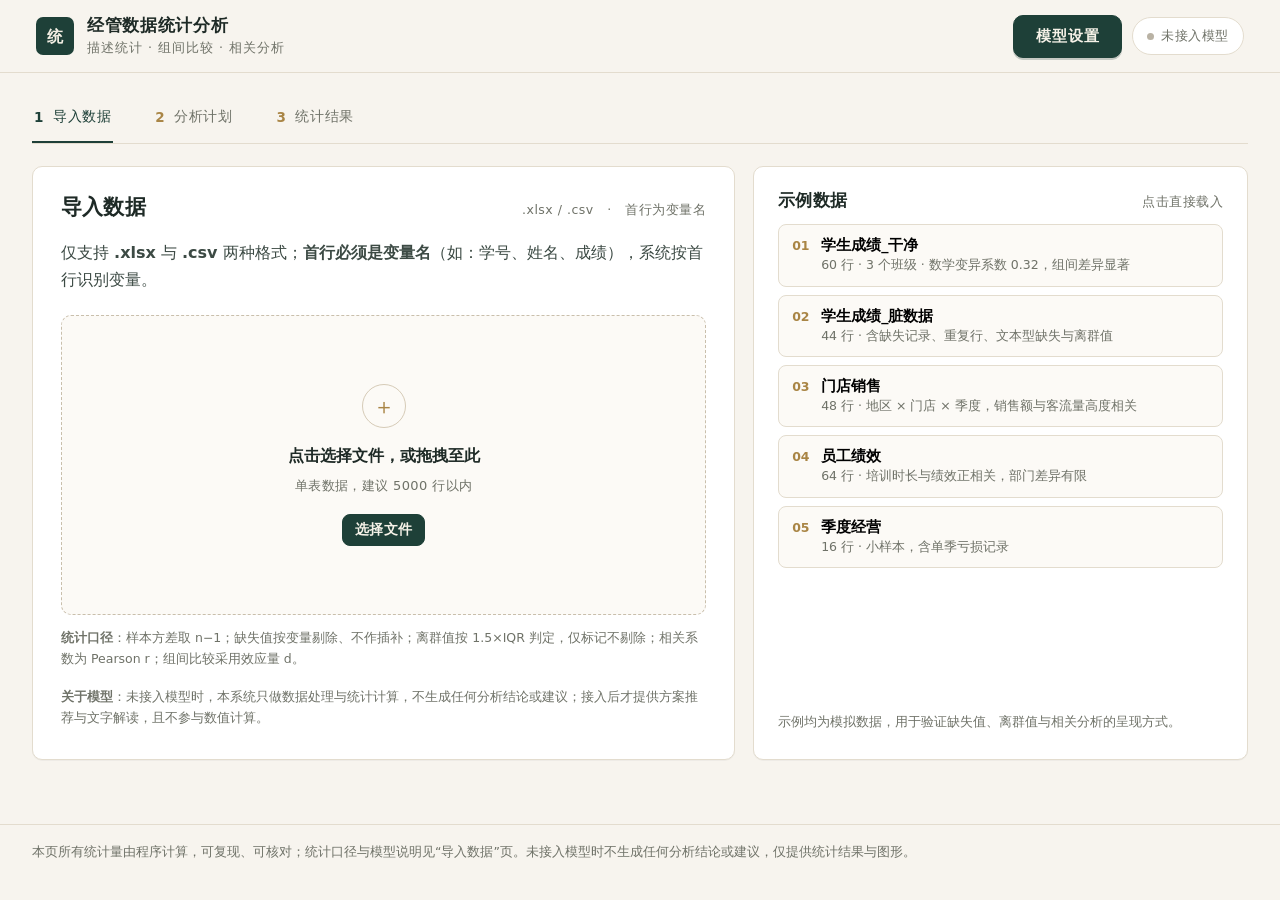
<file: index.html>
<!DOCTYPE html>
<html lang="zh-CN">
<head>
<meta charset="utf-8" />
<meta name="viewport" content="width=device-width, initial-scale=1" />
<title>经管数据统计分析</title>
<style>
/* =========================================================
   经管数据统计分析 · v4
   配色沿用第三版：暖纸 + 墨绿 + 黄铜（不再调整）
   v4 版式调整：加大字号、减少留白、双栏铺满
   ========================================================= */
:root{
  --paper:#F7F4EE;
  --surface:#FFFFFF;
  --ink:#1E2A26;
  --ink-2:#3C4A44;
  --muted:#6F7268;
  --pine:#1E4038;
  --pine-d:#152F29;
  --pine-l:#EBF0EC;
  --brass:#A98545;
  --brass-d:#8C6B34;
  --brass-l:#F2E9D8;
  --clay:#A34A3C;
  --clay-l:#F7E9E6;
  --sage:#6E817A;
  --line:#E3DCCE;
  --line-2:#F0EBE1;
  --radius:10px;
  --shadow:0 1px 0 rgba(30,42,38,.04);
  --chart-1:#2A564A;
  --chart-2:#A98545;
  --chart-3:#A34A3C;
  --chart-4:#7C8F86;
  --sans:"Source Han Sans SC","PingFang SC","Microsoft YaHei",system-ui,-apple-system,"Segoe UI",sans-serif;
  --mono:Consolas,"SF Mono",ui-monospace,monospace;
}
*{box-sizing:border-box}
html,body{margin:0;padding:0}
body{
  background:var(--paper); color:var(--ink); font:16px/1.7 var(--sans);
  -webkit-font-smoothing:antialiased;
}
h1,h2,h3,h4{margin:0;line-height:1.35;font-weight:600;letter-spacing:.01em}
p{margin:.35em 0}
b{font-weight:600}
button{font-family:inherit}
table{font-variant-numeric:tabular-nums}

/* ---------- 顶栏 ---------- */
.topbar{
  position:sticky; top:0; z-index:20; display:flex; align-items:center; gap:18px;
  padding:14px 36px; background:rgba(247,244,238,.96); border-bottom:1px solid var(--line);
  backdrop-filter:blur(6px);
}
.brand{display:flex; align-items:center; gap:13px}
.mark{
  width:38px;height:38px;border-radius:7px;display:grid;place-items:center;
  background:var(--pine); color:#F3EEE3; font-size:16px; font-weight:600; letter-spacing:.06em;
}
.brand-text h1{font-size:17px;letter-spacing:.04em}
.brand-text p{margin:0;font-size:12.5px;color:var(--muted);letter-spacing:.08em}
.top-actions{margin-left:auto;display:flex;align-items:center;gap:10px}
.status{
  font-size:12.5px;letter-spacing:.04em;color:var(--muted);
  border:1px solid var(--line);border-radius:999px;padding:5px 12px;background:var(--surface);
}
.status.on{color:var(--pine);border-color:#C9D8CF;background:var(--pine-l)}

/* ---------- 布局 ---------- */
main{max-width:1280px;margin:0 auto;padding:22px 32px 64px}
.steps{display:flex;gap:0;list-style:none;padding:0;margin:0 0 22px;border-bottom:1px solid var(--line)}
.steps li{
  display:flex;align-items:center;gap:9px;padding:10px 2px 12px;margin-right:40px;
  font-size:14px;color:var(--muted);letter-spacing:.04em;border-bottom:2px solid transparent;
}
.steps li b{font-weight:600;color:var(--brass);font-size:13.5px}
.steps li.active{color:var(--pine);border-bottom-color:var(--pine)}
.steps li.active b{color:var(--pine)}
.steps li.done b{color:var(--sage)}

.card{
  background:var(--surface);border:1px solid var(--line);border-radius:var(--radius);
  padding:22px 24px;margin-bottom:18px;box-shadow:var(--shadow);
}
.card-head{display:flex;align-items:baseline;justify-content:space-between;gap:12px;margin-bottom:12px}
.card-head h2{font-size:21px}
.card-head h3{font-size:17px}
.hint{font-size:12.5px;color:var(--muted);letter-spacing:.04em}
.muted{color:var(--muted)}
.fineprint{font-size:12.5px;line-height:1.7;color:var(--muted);margin-top:12px}
.lead{color:var(--ink-2);max-width:820px;font-size:16px}

/* ---------- 导入：双栏铺满 ---------- */
.import-grid{display:grid;grid-template-columns:1.35fr .95fr;gap:18px;align-items:stretch}
.drop-card{display:flex;flex-direction:column;margin-bottom:0;padding:26px 28px}
.sample-card{margin-bottom:0;display:flex;flex-direction:column}
.dropzone{
  flex:1;min-height:300px;border:1px dashed #C9BFAC;border-radius:10px;background:#FCFAF6;
  display:flex;flex-direction:column;align-items:center;justify-content:center;gap:6px;
  text-align:center;cursor:pointer;transition:.15s;margin-top:16px;
}
.dropzone:hover,.dropzone.hover{border-color:var(--pine);background:var(--pine-l)}
.dz-icon{width:44px;height:44px;border-radius:50%;border:1px solid #D6CBB7;display:grid;place-items:center;color:var(--brass);font-size:22px}
.dz-title{margin:8px 0 0;font-size:16px;font-weight:600}
.dz-sub{margin:0 0 10px;font-size:13px;color:var(--muted);letter-spacing:.03em}

.sample-list{display:flex;flex-direction:column;gap:8px;flex:1}
.sample{
  display:flex;align-items:flex-start;gap:11px;text-align:left;cursor:pointer;
  background:#FCFAF6;border:1px solid var(--line);border-radius:8px;padding:11px 13px;transition:.15s;
}
.sample:hover{border-color:var(--pine);background:var(--pine-l)}
.sample .no{font-size:12.5px;color:var(--brass);font-weight:600;min-width:18px;padding-top:2px}
.sample .nm{font-size:14.5px;font-weight:600}
.sample .ds{font-size:12.5px;color:var(--muted);line-height:1.55}

/* ---------- 按钮 / 控件 ---------- */
.btn{
  border:1px solid var(--pine);background:var(--pine);color:#F6F2E8;
  padding:9px 18px;border-radius:8px;font-size:14.5px;font-weight:600;cursor:pointer;transition:.15s;letter-spacing:.03em;
}
.btn:hover{background:var(--pine-d);border-color:var(--pine-d)}
.btn:disabled{opacity:.5;cursor:not-allowed}
.btn.ghost{background:var(--surface);color:var(--pine);border-color:#CBDBD2}
.btn.ghost:hover{background:var(--pine-l)}
.btn.small{padding:6px 12px;font-size:13.5px}
.btn.primary{padding:10px 22px}
.link-btn{border:0;background:none;color:var(--sage);font-size:13.5px;cursor:pointer;text-decoration:underline;text-underline-offset:3px;padding:4px 2px}
.link-btn:hover{color:var(--pine)}
.actions{display:flex;gap:9px;flex-wrap:wrap;align-items:center;margin:10px 0}
.actions.right{justify-content:flex-end}
.footer-actions{display:flex;justify-content:space-between;gap:10px;margin-top:6px}

.panel-head{display:flex;justify-content:space-between;align-items:flex-start;gap:12px;margin-bottom:16px}
.panel-head h2{font-size:22px}
.panel-head .muted{font-size:13px;margin-top:4px}

/* ---------- 计划 ---------- */
.plan-grid{display:grid;grid-template-columns:1fr 1fr;gap:18px}
.field-block{margin-bottom:14px}
.field-label{font-size:13.5px;color:var(--ink-2);margin-bottom:7px}
.field-label span{color:var(--muted);font-size:12.5px;margin-left:6px}
.var-chips{display:flex;flex-wrap:wrap;gap:8px}
.var-chip{
  display:inline-flex;align-items:center;gap:7px;border:1px solid var(--line);border-radius:8px;
  padding:7px 12px;font-size:14px;background:#FCFAF6;cursor:pointer;user-select:none;
}
.var-chip.on{border-color:var(--pine);background:var(--pine-l);color:var(--pine)}
.var-chip input{accent-color:var(--pine);width:15px;height:15px}
.field-row{display:grid;grid-template-columns:1fr 1fr 1fr;gap:12px}
.field{display:block}
.field span{display:block;font-size:12.5px;color:var(--ink-2);margin-bottom:5px}
.field select,.field input{
  width:100%;padding:8px 10px;border:1px solid var(--line);border-radius:7px;font-size:14px;
  background:#FCFAF6;color:var(--ink);font-family:inherit;
}
.field select:focus,.field input:focus{outline:2px solid #D8E2DB;border-color:var(--pine)}
.check-row{display:flex;align-items:center;gap:8px;font-size:14px;color:var(--ink-2);margin-top:4px}
.check-row input{accent-color:var(--pine);width:15px;height:15px}

.prompt{
  white-space:pre-wrap;max-height:220px;overflow:auto;background:#FCFAF6;border:1px solid var(--line);
  border-radius:8px;padding:11px;font:12px/1.65 var(--mono);color:var(--ink-2);margin:9px 0;
}
textarea{
  width:100%;border:1px solid var(--line);border-radius:8px;padding:10px;font:13px/1.6 var(--mono);
  color:var(--ink-2);background:#FCFAF6;resize:vertical;
}
textarea:focus{outline:2px solid #D8E2DB;border-color:var(--pine)}
.chips{display:flex;flex-wrap:wrap;gap:8px}
.chip{border:1px solid var(--line);border-radius:6px;padding:7px 11px;font-size:13px;background:#FCFAF6;flex:1 1 45%}
.chip b{display:block;font-size:11.5px;letter-spacing:.1em;color:var(--muted);font-weight:600;margin-bottom:2px}
.chip span{color:var(--ink-2)}

/* ---------- 表格 ---------- */
.table-wrap{overflow:auto;border:1px solid var(--line);border-radius:8px;margin:8px 0}
table{border-collapse:collapse;width:100%;font-size:13.5px;background:var(--surface)}
th,td{padding:9px 12px;text-align:left;border-bottom:1px solid var(--line-2);white-space:nowrap}
th{background:#FAF6EE;color:var(--pine);font-weight:600;letter-spacing:.03em;font-size:13px}
td.num{text-align:right}
tbody tr:last-child td{border-bottom:0}
tbody tr:hover td{background:#FCFAF6}

/* ---------- 结果 ---------- */
.charts{display:grid;grid-template-columns:1fr 1fr;gap:18px;margin-bottom:18px;align-items:start}
.chart-card{background:var(--surface);border:1px solid var(--line);border-radius:var(--radius);padding:18px 20px;box-shadow:var(--shadow)}
.chart-title{font-size:14.5px;font-weight:600;color:var(--ink)}
.chart-sub{font-size:12.5px;color:var(--muted);margin:3px 0 10px}
svg.chart{width:100%;height:auto;display:block}
.axis{stroke:#E3DCCE;stroke-width:1}
.tick{fill:#8B8878;font-size:11px}
.lbl{fill:#3C4A44;font-size:12px}

.result-grid{display:grid;grid-template-columns:1.15fr .85fr;gap:18px}
.ai-out{white-space:pre-wrap;font-size:14.5px;line-height:1.85;background:#FCFAF6;border:1px solid var(--line);border-radius:8px;padding:14px;margin-top:10px}
.ai-out:empty{display:none}

/* ---------- 弹窗 ---------- */
.modal{position:fixed;inset:0;background:rgba(24,32,28,.42);display:flex;align-items:center;justify-content:center;z-index:50;padding:16px}
.modal[hidden]{display:none}
.modal-box{background:var(--surface);border-radius:12px;padding:24px 26px;width:min(560px,94vw);border:1px solid var(--line)}
.modal-box .field{margin:10px 0}

.foot{max-width:1280px;margin:0 auto;padding:16px 32px 32px;color:var(--muted);font-size:12.5px;line-height:1.75;border-top:1px solid var(--line)}

.toast{
  position:fixed;left:50%;bottom:26px;transform:translateX(-50%) translateY(8px);
  background:var(--pine-d);color:#F6F2E8;padding:10px 18px;border-radius:8px;font-size:13.5px;
  opacity:0;pointer-events:none;transition:.2s;z-index:99;max-width:80vw;
}
.toast.show{opacity:1;transform:translateX(-50%)}

@media (max-width:1000px){
  .import-grid,.plan-grid,.result-grid,.charts{grid-template-columns:1fr}
  .field-row{grid-template-columns:1fr}
  main{padding:16px 16px 40px}
  .topbar{padding:12px 18px;flex-wrap:wrap}
  .steps li{margin-right:20px}
}

@media print{
  .topbar,.steps,.footer-actions,.actions,.foot{display:none!important}
  body{background:#fff}
  .card,.chart-card{border:0;padding:0;margin:0 0 14px}
  .charts{grid-template-columns:1fr 1fr}
}


/* ================= v5 增补：模型入口强化 / 表头对齐 / 提示条 ================= */
.top-actions .btn.primary{
  font-size:15px;padding:11px 22px;border-radius:10px;letter-spacing:.05em;
  box-shadow:0 2px 0 rgba(21,47,41,.22);
}
.status{display:inline-flex;align-items:center;gap:7px;font-size:13px;padding:7px 14px}
.status::before{content:"";width:7px;height:7px;border-radius:50%;background:#B9B2A4;display:block}
.status.on::before{background:#3E7C62}
.badge{font-size:12px;padding:3px 10px;border-radius:999px;border:1px solid var(--line);color:var(--muted);background:#FCFAF6;white-space:nowrap}
.badge.on{color:var(--pine);border-color:#C9D8CF;background:var(--pine-l)}
.notice{
  border-left:3px solid var(--brass);background:var(--brass-l);color:#6B5527;
  font-size:13.5px;line-height:1.7;padding:10px 14px;border-radius:0 8px 8px 0;margin:2px 0 8px;
}
th.num{text-align:right}
th,td{vertical-align:middle}
.ai-card .actions{margin-top:6px}


/* v5：hidden 属性优先，避免被 display:flex 覆盖 */
[hidden]{display:none!important}


/* ================= v6：模式切换 / 单变量选择 / 接入向导 ================= */
.mode-switch{display:inline-flex;border:1px solid var(--line);border-radius:8px;overflow:hidden;margin:2px 0 8px;background:#FCFAF6}
.mode-switch button{
  border:0;background:transparent;padding:7px 16px;font-size:13.5px;color:var(--muted);
  cursor:pointer;font-family:inherit;letter-spacing:.03em;
}
.mode-switch button + button{border-left:1px solid var(--line)}
.mode-switch button.on{background:var(--pine);color:#F6F2E8;font-weight:600}
.mode-hint{font-size:12.5px;color:var(--muted);margin:0 0 12px}
.wide-select{
  width:100%;padding:9px 10px;border:1px solid var(--line);border-radius:7px;font-size:14.5px;
  background:#FCFAF6;color:var(--ink);font-family:inherit;
}
.wide-select:focus{outline:2px solid #D8E2DB;border-color:var(--pine)}
.guide{margin:6px 0 4px;border-top:1px dashed var(--line);padding-top:8px}
.guide summary{cursor:pointer;font-size:13px;color:var(--pine);font-weight:600;padding:3px 0}
.guide ol{margin:6px 0 4px;padding-left:20px;font-size:13px;line-height:1.85;color:var(--ink-2)}
.guide code{font-family:Consolas,monospace;font-size:12.5px;background:var(--brass-l);padding:1px 5px;border-radius:4px;color:#6B5527}

</style>
</head>
<body>
<header class="topbar">
  <div class="brand">
    <span class="mark">统</span>
    <div class="brand-text">
      <h1>经管数据统计分析</h1>
      <p>描述统计 · 组间比较 · 相关分析</p>
    </div>
  </div>
  <div class="top-actions">
    <button class="btn primary" id="settingsBtn">模型设置</button>
    <span class="status" id="modelStatus">未接入模型</span>
  </div>
</header>

<main>
  <ol class="steps">
    <li class="active" data-step="1"><b>1</b><span>导入数据</span></li>
    <li data-step="2"><b>2</b><span>分析计划</span></li>
    <li data-step="3"><b>3</b><span>统计结果</span></li>
  </ol>

  <!-- ============ 1 导入 ============ -->
  <section class="panel" data-panel="1">
    <div class="import-grid">
      <div class="card drop-card">
        <div class="card-head">
          <h2>导入数据</h2>
          <span class="hint">.xlsx / .csv　·　首行为变量名</span>
        </div>
        <p class="lead">仅支持 <b>.xlsx</b> 与 <b>.csv</b> 两种格式；<b>首行必须是变量名</b>（如：学号、姓名、成绩），系统按首行识别变量。</p>

        <div class="dropzone" id="dropzone">
          <input type="file" id="fileInput" accept=".xlsx,.csv" hidden />
          <div class="dz-icon">＋</div>
          <p class="dz-title">点击选择文件，或拖拽至此</p>
          <p class="dz-sub">单表数据，建议 5000 行以内</p>
          <button class="btn small" id="pickBtn" type="button">选择文件</button>
        </div>

        <p class="fineprint"><b>统计口径</b>：样本方差取 n−1；缺失值按变量剔除、不作插补；离群值按 1.5×IQR 判定，仅标记不剔除；相关系数为 Pearson r；组间比较采用效应量 d。</p>
        <p class="fineprint"><b>关于模型</b>：未接入模型时，本系统只做数据处理与统计计算，不生成任何分析结论或建议；接入后才提供方案推荐与文字解读，且不参与数值计算。</p>
      </div>

      <div class="card sample-card">
        <div class="card-head">
          <h3>示例数据</h3>
          <span class="hint">点击直接载入</span>
        </div>
        <div id="sampleList" class="sample-list"></div>
        <p class="fineprint">示例均为模拟数据，用于验证缺失值、离群值与相关分析的呈现方式。</p>
      </div>
    </div>
  </section>

  <!-- ============ 2 计划 ============ -->
  <section class="panel" data-panel="2" hidden>
    <div class="panel-head">
      <div>
        <h2>分析计划</h2>
        <p class="muted" id="fileMeta">—</p>
      </div>
    </div>

    <!-- 第一行：变量清单 | 分析设置 -->
    <div class="plan-grid">
      <div class="card">
        <div class="card-head">
          <h3>变量清单</h3>
          <span class="hint">由程序识别</span>
        </div>
        <div class="table-wrap"><table id="profileTable"></table></div>
        <p class="fineprint" id="cleanNote"></p>
      </div>

      <div class="card">
        <div class="card-head">
          <h3>分析设置</h3>
          <span class="hint">自行选择参与分析的变量</span>
        </div>

        <div class="mode-switch" id="modeSwitch">
          <button type="button" data-mode="pro" class="on">专业模式</button>
          <button type="button" data-mode="simple">简单模式</button>
        </div>
        <p class="mode-hint" id="modeHint">按需选择变量，输出描述统计、组间比较、相关分析与四幅图。</p>

        <div class="field-block" id="proVars">
          <div class="field-label">数值变量 <span>不参与分析的变量不会被统计</span></div>
          <div id="numVars" class="var-chips"></div>
        </div>

        <div class="field-block" id="simpleVars" hidden>
          <div class="field-label">主分析变量 <span>只重点分析这一个，其他变量仅在需要时作对照</span></div>
          <select id="focusVar" class="wide-select"></select>
          <label class="check-row"><input type="checkbox" id="assocVar" checked /><span>同时看它与其他数值变量的相关</span></label>
        </div>

        <div class="field-row">
          <label class="field"><span>分组变量</span>
            <select id="groupVar"></select>
          </label>
          <label class="field" id="metricField"><span>分组比较指标</span>
            <select id="groupMetric"></select>
          </label>
          <label class="field" id="histField"><span>分布图变量</span>
            <select id="histVar"></select>
          </label>
        </div>

        <label class="check-row" id="corrRow">
          <input type="checkbox" id="doCorr" checked />
          <span>计算相关系数（对所选变量两两求 Pearson r）</span>
        </label>
      </div>
    </div>

    <!-- 第二行：方案辅助 | 计划预览（与分析设置上下对齐） -->
    <div class="plan-grid">
      <div class="card">
        <div class="card-head"><h3>方案辅助（可选）</h3><span class="hint">语言模型</span></div>
        <p class="muted">可在当前变量范围内请模型给出分析方案，或复制提示词到其他平台。</p>
        <div class="actions">
          <button class="btn small" id="runPlanAI">模型推荐方案</button>
          <button class="btn ghost small" id="copyPlanPrompt">复制提示词</button>
          <button class="link-btn" id="togglePrompt" type="button">查看提示词</button>
        </div>
        <pre class="prompt" id="planPromptPreview" hidden></pre>
        <textarea id="planInput" rows="4" placeholder="粘贴模型返回的 JSON（可选）"></textarea>
        <div class="actions"><button class="btn ghost small" id="applyPlan">应用模型方案</button></div>
      </div>

      <div class="card">
        <div class="card-head"><h3>计划预览</h3><span class="hint" id="planSourceTag">按当前设置</span></div>
        <div class="chips" id="planChips"></div>
        <p class="fineprint" id="planWarn"></p>
        <p class="fineprint">计划变更会同步反映在上方“分析设置”中；执行时严格按该计划计算。</p>
      </div>
    </div>

    <div class="footer-actions">
      <button class="btn ghost" data-goto="1">上一步</button>
      <button class="btn primary" id="computeBtn">执行分析</button>
    </div>
  </section>

  <!-- ============ 3 结果 ============ -->
  <section class="panel" data-panel="3" hidden>
    <div class="panel-head">
      <div>
        <h2>统计结果</h2>
        <p class="muted" id="resultMeta">—</p>
      </div>
      <div class="actions">
        <button class="btn ghost small" id="exportMd">导出结果</button>
      </div>
    </div>

    <!-- 模型建议置顶 -->
    <div class="card ai-card">
      <div class="card-head">
        <h3>分析建议</h3>
        <span class="badge" id="aiBadge">未接入模型</span>
      </div>
      <div class="notice" id="aiNotice">未接入模型：不生成任何分析结论或建议，仅提供统计结果与图形。</div>
      <div class="actions">
        <button class="btn small" id="runAdviceAI">生成建议</button>
        <button class="btn ghost small" id="copyAdvicePrompt">复制提示词</button>
        <button class="link-btn" id="toggleAdvice" type="button">粘贴模型输出</button>
      </div>
      <textarea id="adviceInput" rows="5" placeholder="粘贴模型给出的建议" hidden></textarea>
      <div class="actions" id="applyAdviceRow" hidden><button class="btn ghost small" id="applyAdvice">显示</button></div>
      <div class="ai-out" id="aiAdvice"></div>
    </div>

    <div class="charts" id="charts"></div>

    <div class="result-grid">
      <div class="card">
        <div class="card-head"><h3>描述统计</h3><span class="hint" id="descHint">—</span></div>
        <div class="table-wrap"><table id="descTable"></table></div>
      </div>
      <div class="card">
        <div class="card-head"><h3>相关分析</h3><span class="hint">Pearson r</span></div>
        <div class="table-wrap"><table id="corrTable"></table></div>
        <p class="fineprint" id="corrNote"></p>
      </div>
    </div>

    <div class="card" id="groupCard" hidden>
      <div class="card-head"><h3>分组统计</h3><span class="hint" id="groupHint">—</span></div>
      <div class="table-wrap"><table id="groupTable"></table></div>
      <p class="fineprint" id="groupNote"></p>
    </div>

    <div class="footer-actions">
      <button class="btn ghost" data-goto="2">返回计划</button>
      <button class="btn primary" id="restart">更换数据</button>
    </div>
  </section>
</main>

<footer class="foot">
  本页所有统计量由程序计算，可复现、可核对；统计口径与模型说明见“导入数据”页。未接入模型时不生成任何分析结论或建议，仅提供统计结果与图形。
</footer>

<!-- 模型设置 -->
<div class="modal" id="settingsModal" hidden>
  <div class="modal-box">
    <div class="card-head">
      <h3>模型设置</h3>
      <span class="hint">OpenAI 兼容接口</span>
    </div>
    <p class="muted">用于生成分析方案建议与文字解读。密钥仅保存在本机浏览器，不写入页面源码。</p>
    <label class="field"><span>接口地址</span><input type="text" id="apiBase" placeholder="https://api.deepseek.com/v1" /></label>
    <label class="field"><span>模型名称</span><input type="text" id="apiModel" placeholder="deepseek-chat" /></label>
    <label class="field"><span>API Key</span><input type="password" id="apiKey" placeholder="sk-..." /></label>
    <p class="fineprint" id="apiHint"></p>
    <details class="guide">
      <summary>怎么接入：四步（第一次配置看这里）</summary>
      <ol>
        <li>打开 <b>platform.deepseek.com</b>，登录后进入「API keys」，创建一个密钥并复制（<code>sk-</code> 开头，只显示一次）。</li>
        <li>接口地址填 <code>https://api.deepseek.com/v1</code>；模型名称填 <code>deepseek-chat</code>；把密钥粘贴到第三行。</li>
        <li>先点「测试连接」。看到「连接正常，返回：OK」再点「保存」，右上角会变成「已接入模型」。</li>
        <li>回到第二步点「模型推荐方案」，第三步点「生成建议」。若报跨域（Failed to fetch），改用「复制提示词」通道，效果一致。</li>
      </ol>
      <p class="fineprint">密钥只保存在本机浏览器；提交或换电脑前请在设置里清空。测试时不要输入真实姓名、身份证号等个人信息。</p>
    </details>
    <div class="actions right">
      <button class="btn ghost small" id="testApi">测试连接</button>
      <button class="btn small" id="saveSettings">保存</button>
      <button class="link-btn" id="closeSettings" type="button">关闭</button>
    </div>
  </div>
</div>

<script>
/* =========================================================================
 * xlsx-lite：零依赖的 .xlsx 读取器（ZIP + DecompressionStream + DOMParser）
 * 只做本作品需要的事：取第一个（或指定）工作表的二维数组。
 * 支持：共享字符串、内联字符串、数字、布尔；不支持：样式、合并单元格、公式计算
 * ========================================================================= */
(function (root) {
  'use strict';

  function u16(dv, o) { return dv.getUint16(o, true); }
  function u32(dv, o) { return dv.getUint32(o, true); }

  function findEOCD(dv) {
    var len = dv.byteLength;
    for (var i = len - 22; i >= Math.max(0, len - 66000); i--) {
      if (u32(dv, i) === 0x06054b50) return i;
    }
    return -1;
  }

  function readEntries(dv) {
    var eocd = findEOCD(dv);
    if (eocd < 0) throw new Error('不是有效的 xlsx（未找到 ZIP 目录）');
    var count = u16(dv, eocd + 10);
    var cdOffset = u32(dv, eocd + 16);
    var entries = {};
    var p = cdOffset;
    for (var i = 0; i < count; i++) {
      if (u32(dv, p) !== 0x02014b50) break;
      var method = u16(dv, p + 10);
      var compSize = u32(dv, p + 20);
      var nameLen = u16(dv, p + 28);
      var extraLen = u16(dv, p + 30);
      var commentLen = u16(dv, p + 32);
      var localOff = u32(dv, p + 42);
      var nameBytes = new Uint8Array(dv.buffer, dv.byteOffset + p + 46, nameLen);
      var name = new TextDecoder('utf-8').decode(nameBytes);
      entries[name] = { method: method, compSize: compSize, localOff: localOff };
      p += 46 + nameLen + extraLen + commentLen;
    }
    return entries;
  }

  async function readData(dv, entry) {
    var off = entry.localOff;
    if (u32(dv, off) !== 0x04034b50) throw new Error('ZIP 局部头损坏');
    var nameLen = u16(dv, off + 26);
    var extraLen = u16(dv, off + 28);
    var start = off + 30 + nameLen + extraLen;
    var bytes = new Uint8Array(dv.buffer, dv.byteOffset + start, entry.compSize);
    if (entry.method === 0) return bytes;
    if (entry.method !== 8) throw new Error('不支持的压缩方式：' + entry.method);
    if (typeof DecompressionStream === 'undefined') {
      throw new Error('当前浏览器不支持解压 xlsx，请改用 CSV，或用新版 Chrome / Edge 打开');
    }
    var ds = new DecompressionStream('deflate-raw');
    var stream = new Blob([bytes]).stream().pipeThrough(ds);
    var buf = await new Response(stream).arrayBuffer();
    return new Uint8Array(buf);
  }

  function textOf(bytes) { return new TextDecoder('utf-8').decode(bytes); }

  function parseSharedStrings(xml) {
    if (!xml) return [];
    var doc = new DOMParser().parseFromString(xml, 'application/xml');
    var out = [];
    var sis = doc.getElementsByTagName('si');
    for (var i = 0; i < sis.length; i++) {
      var ts = sis[i].getElementsByTagName('t');
      var s = '';
      for (var j = 0; j < ts.length; j++) s += ts[j].textContent;
      out.push(s);
    }
    return out;
  }

  function colIndex(ref) {
    var m = /^([A-Z]+)/.exec(ref || '');
    if (!m) return -1;
    var s = m[1], n = 0;
    for (var i = 0; i < s.length; i++) n = n * 26 + (s.charCodeAt(i) - 64);
    return n - 1;
  }

  function parseSheet(xml, shared, maxRows) {
    var doc = new DOMParser().parseFromString(xml, 'application/xml');
    var rows = doc.getElementsByTagName('row');
    var aoa = [];
    for (var i = 0; i < rows.length; i++) {
      if (maxRows && i >= maxRows) break;
      var cells = rows[i].getElementsByTagName('c');
      var arr = [];
      for (var j = 0; j < cells.length; j++) {
        var c = cells[j];
        var ref = c.getAttribute('r');
        var ci = colIndex(ref);
        if (ci < 0) ci = arr.length;
        var t = c.getAttribute('t');
        var vNode = c.getElementsByTagName('v')[0];
        var val = '';
        if (t === 's') {
          var idx = vNode ? parseInt(vNode.textContent, 10) : -1;
          val = shared[idx] != null ? shared[idx] : '';
        } else if (t === 'inlineStr') {
          var isNode = c.getElementsByTagName('is')[0];
          val = isNode ? isNode.textContent : '';
        } else if (t === 'str') {
          val = vNode ? vNode.textContent : '';
        } else if (t === 'b') {
          val = vNode && vNode.textContent === '1' ? 'TRUE' : 'FALSE';
        } else {
          if (vNode && vNode.textContent !== '') {
            var num = parseFloat(vNode.textContent);
            val = isFinite(num) ? num : vNode.textContent;
          }
        }
        arr[ci] = val;
      }
      for (var k = 0; k < arr.length; k++) if (arr[k] == null) arr[k] = '';
      aoa.push(arr);
    }
    return aoa;
  }

  async function read(arrayBuffer, opts) {
    opts = opts || {};
    var dv = new DataView(arrayBuffer);
    var entries = readEntries(dv);

    var shared = [];
    var ssEntry = entries['xl/sharedStrings.xml'];
    if (ssEntry) shared = parseSharedStrings(textOf(await readData(dv, ssEntry)));

    var sheetNames = [];
    var wbEntry = entries['xl/workbook.xml'];
    if (wbEntry) {
      var wbDoc = new DOMParser().parseFromString(textOf(await readData(dv, wbEntry)), 'application/xml');
      var sh = wbDoc.getElementsByTagName('sheet');
      for (var i = 0; i < sh.length; i++) sheetNames.push(sh[i].getAttribute('name') || ('Sheet' + (i + 1)));
    }

    var target = opts.sheetName;
    var order = [];
    Object.keys(entries).forEach(function (n) {
      var m = /^xl\/worksheets\/sheet(\d+)\.xml$/.exec(n);
      if (m) order.push({ name: n, idx: parseInt(m[1], 10) });
    });
    order.sort(function (a, b) { return a.idx - b.idx; });
    if (!order.length) throw new Error('xlsx 中没有工作表');
    var pick = order[0];
    if (target && sheetNames.length) {
      var i2 = sheetNames.indexOf(target);
      if (i2 >= 0 && order[i2]) pick = order[i2];
    }
    var aoa = parseSheet(textOf(await readData(dv, entries[pick.name])), shared, 20000);
    return {
      sheets: sheetNames.length ? sheetNames : ['Sheet1'],
      name: sheetNames.length ? (sheetNames[order.indexOf(pick)] || sheetNames[0]) : 'Sheet1',
      aoa: aoa
    };
  }

  root.XLSXLite = { read: read };
})(window);

</script>
<script>
/* 内置示例数据（脚本生成的模拟数据，不含真实信息） */
window.SL_SAMPLES = [{"name": "学生成绩_干净", "desc": "60 行 · 3 个班级 · 数学变异系数 0.32，组间差异显著", "text": "班级,学号,数学,语文,英语\n高一(1)班,S2026001,85.0,82.4,77.8\n高一(1)班,S2026002,90.8,86.8,76.9\n高一(1)班,S2026003,84.9,83.3,75.9\n高一(1)班,S2026004,97.8,85.2,75.4\n高一(1)班,S2026005,86.8,97.3,72.2\n高一(1)班,S2026006,59.8,69.7,59.6\n高一(1)班,S2026007,53.3,65.3,66.4\n高一(1)班,S2026008,61.7,68.6,64.6\n高一(1)班,S2026009,51.6,71.7,67.8\n高一(1)班,S2026010,97.9,93.4,81.5\n高一(1)班,S2026011,95.6,93.1,78.7\n高一(1)班,S2026012,54.4,74.8,59.5\n高一(1)班,S2026013,49.8,71.4,53.8\n高一(1)班,S2026014,62.8,80.9,64.9\n高一(1)班,S2026015,58.1,77.6,78.1\n高一(1)班,S2026016,60.8,76.9,76.5\n高一(1)班,S2026017,59.3,65.2,67.7\n高一(1)班,S2026018,59.1,74.2,71.2\n高一(1)班,S2026019,90.9,82.4,77.0\n高一(1)班,S2026020,51.5,70.0,67.2\n高一(2)班,S2026021,51.4,79.8,66.3\n高一(2)班,S2026022,57.6,61.4,57.9\n高一(2)班,S2026023,81.8,66.4,66.9\n高一(2)班,S2026024,54.3,63.6,65.8\n高一(2)班,S2026025,92.3,90.4,74.7\n高一(2)班,S2026026,43.7,67.0,82.3\n高一(2)班,S2026027,87.6,93.6,81.3\n高一(2)班,S2026028,95.2,85.0,82.3\n高一(2)班,S2026029,75.6,71.7,79.6\n高一(2)班,S2026030,43.3,59.4,81.8\n高一(2)班,S2026031,48.5,69.6,63.7\n高一(2)班,S2026032,45.9,65.9,70.4\n高一(2)班,S2026033,50.1,63.6,56.0\n高一(2)班,S2026034,87.3,83.9,72.0\n高一(2)班,S2026035,87.8,70.7,75.3\n高一(2)班,S2026036,97.2,92.5,92.1\n高一(2)班,S2026037,38.7,56.8,67.8\n高一(2)班,S2026038,74.8,78.2,74.7\n高一(2)班,S2026039,87.8,81.3,80.0\n高一(2)班,S2026040,42.2,62.4,53.5\n高一(3)班,S2026041,62.5,65.4,64.8\n高一(3)班,S2026042,68.5,72.2,80.1\n高一(3)班,S2026043,62.9,76.5,62.3\n高一(3)班,S2026044,67.7,77.7,68.5\n高一(3)班,S2026045,56.0,65.9,60.9\n高一(3)班,S2026046,62.7,61.3,73.3\n高一(3)班,S2026047,68.9,78.2,80.5\n高一(3)班,S2026048,24.1,72.4,46.2\n高一(3)班,S2026049,28.6,65.0,55.9\n高一(3)班,S2026050,65.1,74.1,79.9\n高一(3)班,S2026051,28.2,70.3,57.3\n高一(3)班,S2026052,69.2,83.0,75.2\n高一(3)班,S2026053,66.7,73.0,75.6\n高一(3)班,S2026054,23.1,64.9,58.5\n高一(3)班,S2026055,54.7,69.4,52.5\n高一(3)班,S2026056,68.4,74.0,77.5\n高一(3)班,S2026057,62.5,73.4,69.0\n高一(3)班,S2026058,30.5,66.3,50.7\n高一(3)班,S2026059,56.3,66.1,64.2\n高一(3)班,S2026060,23.7,57.1,61.2\n"}, {"name": "学生成绩_脏数据", "desc": "44 行 · 含缺失记录、重复行、文本型缺失与离群值", "text": "班级,学号,数学,语文,英语\n  高一(2)班  ,S2026025,92.3,90.4,74.7\n高一(2)班,S2026038,74.8,78.2,74.7\n高一(2)班,S2026039,87.8,81.3,80.0\n高一(1)班,S2026006,59.8,69.7,59.6\n高一(2)班,S2026040,42.2,62.4,53.5\n  高一(2)班  ,S2026027,87.6,93.6,81.3\n高一(2)班,S2026021,51.4,79.8,66.3\n高一(1)班,S2026002,90.8,86.8,76.9\n高一(1)班,S2026004,97.8,85.2,75.4\n  高一(2)班  ,S2026024,54.3,63.6,65.8\n高一(2)班,S2026034,87.3,83.9,72.0\n  高一(2)班  ,S2026026,,67.0,82.3\n  高一(2)班  ,S2026023,380,66.4,66.9\n高一(1)班,S2026008,,68.6,64.6\n高一(2)班,S2026036,97.2,92.5,92.1\n高一(1)班,S2026016,60.8,76.9,缺考\n  高一(2)班  ,S2026022,57.6,61.4,57.9\n高一(1)班,S2026005,缺考,97.3,72.2\n高一(2)班,S2026037,38.7,56.8,67.8\n高一(1)班,S2026003,,83.3,75.9\n高一(1)班,S2026006,59.8,69.7,59.6\n高一(1)班,S2026020,,70.0,67.2\n高一(1)班,S2026013,49.8,71.4,53.8\n高一(1)班,S2026012,,74.8,59.5\n高一（2）班,S2026031,48.5,69.6,63.7\n高一(1)班,S2026007,53.3,65.3,66.4\n高一(1)班,S2026001,85.0,82.4,77.8\n高一(1)班,S2026001,85.0,82.4,77.8\n高一(2)班,S2026035,87.8,70.7,75.3\n高一(1)班,S2026018,59.1,74.2,71.2\n高一(2)班,S2026032,45.9,65.9,70.4\n高一（2）班,S2026029,75.6,71.7,79.6\n高一(1)班,S2026019,90.9,82.4,77.0\n高一(2)班,S2026033,50.1,63.6,56.0\n高一(1)班,S2026017,59.3,65.2,67.7\n高一（2）班,S2026030,43.3,59.4,81.8\n高一(2)班,S2026028,95.2,85.0,82.3\n高一(1)班,S2026015,58.1,77.6,78.1\n高一(1)班,S2026013,49.8,71.4,53.8\n高一(1)班,S2026014,62.8,80.9,64.9\n高一(1)班,S2026009,51.6,71.7,67.8\n高一(1)班,S2026011,95.6,93.1,78.7\n高一(1)班,S2026010,999,93.4,81.5\n高一(1)班,S2026019,90.9,82.4,77.0\n"}, {"name": "门店销售", "desc": "48 行 · 地区 × 门店 × 季度，销售额与客流量高度相关", "text": "地区,门店,季度,销售额(万元),客单价(元),客流量(人次),毛利率(%)\n华东,华东-1号店,Q1,41.9,71.4,5184,25.6\n华东,华东-1号店,Q2,41.4,73.9,5000,23.1\n华东,华东-1号店,Q3,49.6,96.6,4572,23.5\n华东,华东-1号店,Q4,63.5,91.8,6632,26.4\n华东,华东-2号店,Q1,57.3,91.0,6130,25.7\n华东,华东-2号店,Q2,47.7,93.9,5505,29.3\n华东,华东-2号店,Q3,45.6,93.8,4929,27.9\n华东,华东-2号店,Q4,36.6,93.2,4201,25.6\n华东,华东-3号店,Q1,29.3,92.6,3039,26.1\n华东,华东-3号店,Q2,44.3,89.0,4925,27.2\n华东,华东-3号店,Q3,50.4,98.0,5498,31.1\n华东,华东-3号店,Q4,35.3,87.2,4028,26.7\n华南,华南-1号店,Q1,43.0,98.3,4308,24.0\n华南,华南-1号店,Q2,21.3,87.3,2547,24.0\n华南,华南-1号店,Q3,46.6,91.8,4990,19.9\n华南,华南-1号店,Q4,46.0,85.4,5363,24.2\n华南,华南-2号店,Q1,40.0,70.9,5668,23.4\n华南,华南-2号店,Q2,36.4,76.8,4865,20.0\n华南,华南-2号店,Q3,45.6,86.0,5129,24.3\n华南,华南-2号店,Q4,55.5,99.2,5962,21.7\n华南,华南-3号店,Q1,34.9,80.7,4025,22.4\n华南,华南-3号店,Q2,49.2,94.6,5124,23.7\n华南,华南-3号店,Q3,52.7,93.1,5686,27.8\n华南,华南-3号店,Q4,59.6,106.0,5122,28.4\n华北,华北-1号店,Q1,32.4,74.8,4899,17.5\n华北,华北-1号店,Q2,48.6,93.0,5523,26.7\n华北,华北-1号店,Q3,31.2,75.5,4045,25.7\n华北,华北-1号店,Q4,39.5,79.2,4538,20.5\n华北,华北-2号店,Q1,38.3,94.2,4452,18.6\n华北,华北-2号店,Q2,40.3,82.2,5068,23.5\n华北,华北-2号店,Q3,41.1,99.4,4300,18.2\n华北,华北-2号店,Q4,34.4,68.2,4905,24.1\n华北,华北-3号店,Q1,38.0,83.9,4605,21.1\n华北,华北-3号店,Q2,50.4,81.8,5720,26.4\n华北,华北-3号店,Q3,42.9,87.3,5054,21.3\n华北,华北-3号店,Q4,45.8,97.1,4864,22.1\n西南,西南-1号店,Q1,20.2,79.3,2997,14.4\n西南,西南-1号店,Q2,30.3,94.8,2960,16.5\n西南,西南-1号店,Q3,37.6,94.8,3971,23.0\n西南,西南-1号店,Q4,35.6,88.3,3887,16.8\n西南,西南-2号店,Q1,32.5,82.6,3703,15.8\n西南,西南-2号店,Q2,27.0,93.5,2864,14.9\n西南,西南-2号店,Q3,32.3,79.7,4005,12.7\n西南,西南-2号店,Q4,19.7,85.4,2384,19.0\n西南,西南-3号店,Q1,23.4,84.9,2874,12.0\n西南,西南-3号店,Q2,22.5,75.4,3154,15.4\n西南,西南-3号店,Q3,20.3,82.4,2687,14.2\n西南,西南-3号店,Q4,32.3,96.8,3082,14.2\n"}, {"name": "员工绩效", "desc": "64 行 · 培训时长与绩效正相关，部门差异有限", "text": "部门,工号,绩效分,工龄(年),培训时长(小时)\n研发部,E1001,69.4,3.4,25.7\n市场部,E1002,78.1,6.2,40.2\n运营部,E1003,70.6,8.6,27.1\n职能部,E1004,56.7,0.5,21.4\n研发部,E1005,66.4,6.0,23.6\n市场部,E1006,61.2,2.4,30.1\n运营部,E1007,67.4,7.4,23.1\n职能部,E1008,66.9,6.6,30.7\n研发部,E1009,56.1,4.8,18.0\n市场部,E1010,57.1,3.8,21.2\n运营部,E1011,56.5,3.2,23.6\n职能部,E1012,68.4,3.6,25.1\n研发部,E1013,64.0,8.7,16.3\n市场部,E1014,65.8,7.3,23.8\n运营部,E1015,62.3,2.8,32.6\n职能部,E1016,61.3,10.0,14.4\n研发部,E1017,59.8,5.5,17.2\n市场部,E1018,65.9,6.0,29.7\n运营部,E1019,64.0,2.2,27.8\n职能部,E1020,62.2,4.9,28.6\n研发部,E1021,55.0,1.9,11.5\n市场部,E1022,67.8,4.1,32.6\n运营部,E1023,52.0,3.8,17.8\n职能部,E1024,79.7,7.1,35.2\n研发部,E1025,64.0,2.7,25.3\n市场部,E1026,56.3,6.3,25.6\n运营部,E1027,69.8,4.2,31.9\n职能部,E1028,65.8,6.5,32.7\n研发部,E1029,66.7,2.5,27.7\n市场部,E1030,76.8,6.0,44.1\n运营部,E1031,52.7,1.5,21.4\n职能部,E1032,58.5,4.3,31.7\n研发部,E1033,70.5,7.4,25.4\n市场部,E1034,57.0,0.5,24.6\n运营部,E1035,68.4,4.2,38.8\n职能部,E1036,62.6,3.8,24.3\n研发部,E1037,53.3,9.0,14.0\n市场部,E1038,73.1,6.8,41.2\n运营部,E1039,74.8,1.0,42.0\n职能部,E1040,70.4,2.5,31.9\n研发部,E1041,54.2,2.4,14.2\n市场部,E1042,61.4,7.8,18.9\n运营部,E1043,63.8,9.1,24.1\n职能部,E1044,66.3,7.7,23.8\n研发部,E1045,63.5,4.5,23.4\n市场部,E1046,55.2,3.7,22.5\n运营部,E1047,63.4,2.1,31.3\n职能部,E1048,65.0,3.3,35.2\n研发部,E1049,66.3,2.2,24.2\n市场部,E1050,66.8,2.7,35.8\n运营部,E1051,60.2,2.1,26.5\n职能部,E1052,60.8,5.2,27.7\n研发部,E1053,61.2,0.9,27.8\n市场部,E1054,49.4,1.0,21.9\n运营部,E1055,63.5,2.9,29.9\n职能部,E1056,63.2,0.5,25.1\n研发部,E1057,59.2,2.0,14.1\n市场部,E1058,51.5,4.8,20.2\n运营部,E1059,57.6,3.8,21.8\n职能部,E1060,70.0,5.9,34.4\n研发部,E1061,69.1,1.8,30.8\n市场部,E1062,53.4,0.7,19.5\n运营部,E1063,67.0,7.4,23.4\n职能部,E1064,54.3,2.5,16.2\n"}, {"name": "季度经营", "desc": "16 行 · 小样本，含单季亏损记录", "text": "季度,部门,营收(万元),成本(万元),利润率(%)\n2025Q1,生产一部,690.7,474.2,31.3\n2025Q2,生产一部,1006.1,732.7,27.2\n2025Q3,生产一部,771.3,589.4,23.6\n2025Q4,生产一部,966.8,782.1,19.1\n2025Q1,生产二部,803.3,558.8,30.4\n2025Q2,生产二部,996.5,705.3,29.2\n2025Q3,生产二部,777.5,620.7,20.2\n2025Q4,生产二部,947.3,775.8,18.1\n2025Q1,销售部,948.7,669.1,29.5\n2025Q2,销售部,780.8,550.9,29.4\n2025Q3,销售部,1047.3,767.4,26.7\n2025Q4,销售部,1009.1,792.6,21.5\n2025Q1,物流部,663.1,468.0,29.4\n2025Q2,物流部,666.5,465.6,30.1\n2025Q3,物流部,646.6,698.4,-8.0\n2025Q4,物流部,665.4,498.4,25.1\n"}];

</script>
<script>
/* =========================================================================
 * 经管数据统计分析引擎（stat-engine）
 * 分工原则：
 *   1) 代码负责一切计算：描述统计、分组比较、相关系数、直方图、频数
 *   2) 大模型只负责两件事：① 决定"该算哪些指标"（输出 JSON 计划）
 *                          ② 依据算好的结果写"建议"（不得自己算数）
 * 纯浏览器运行，可在 Node 中单测。
 * ========================================================================= */
(function (root, factory) {
  if (typeof module === 'object' && module.exports) module.exports = factory();
  else root.StatEngine = factory();
})(typeof globalThis !== 'undefined' ? globalThis : this, function () {
  'use strict';

  /* ---------------- 1. 基础工具 ---------------- */
  function toHalfWidth(s) {
    return String(s).replace(/[\uFF01-\uFF5E]/g, function (ch) {
      return String.fromCharCode(ch.charCodeAt(0) - 0xFEE0);
    }).replace(/\u3000/g, ' ');
  }

  function toNumber(v) {
    if (v == null) return null;
    if (typeof v === 'number') return isFinite(v) ? { v: v, pct: false } : null;
    var raw = String(v);
    var s = toHalfWidth(raw).trim();
    if (!s) return null;
    var pct = /%$/.test(s);
    var wan = /万/.test(s);
    s = s.replace(/[¥$€,，\s元%]/g, '');
    if (!/^[+-]?(\d+\.?\d*|\.\d+)$/.test(s)) return null;   // 整串必须是数字，"2025Q1" 不算
    var n = parseFloat(s);
    if (!isFinite(n)) return null;
    if (wan) n = n * 10000;
    return { v: n, pct: pct };
  }

  function round(n, d) {
    if (n == null || !isFinite(n)) return null;
    var p = Math.pow(10, d == null ? 2 : d);
    return Math.round(n * p) / p;
  }

  function mean(a) {
    var s = 0, n = 0;
    for (var i = 0; i < a.length; i++) if (a[i] != null) { s += a[i]; n++; }
    return n ? s / n : null;
  }

  function variance(a) {
    var m = mean(a), n = 0, s = 0;
    for (var i = 0; i < a.length; i++) if (a[i] != null) { s += (a[i] - m) * (a[i] - m); n++; }
    return n > 1 ? s / (n - 1) : null;   // 样本方差（n-1）
  }

  function sd(a) {
    var v = variance(a);
    return v == null ? null : Math.sqrt(v);
  }

  function quantile(a, q) {
    var arr = a.filter(function (x) { return x != null; }).slice().sort(function (x, y) { return x - y; });
    if (!arr.length) return null;
    if (arr.length === 1) return arr[0];
    var pos = (arr.length - 1) * q;
    var lo = Math.floor(pos), hi = Math.ceil(pos);
    if (lo === hi) return arr[lo];
    return arr[lo] + (arr[hi] - arr[lo]) * (pos - lo);
  }

  function skewness(a) {
    var n = 0, m = mean(a), s = 0, s3 = 0;
    for (var i = 0; i < a.length; i++) if (a[i] != null) { n++; s += (a[i] - m) * (a[i] - m); }
    if (n < 3 || s === 0) return 0;
    var sdv = Math.sqrt(s / (n - 1));
    for (var j = 0; j < a.length; j++) if (a[j] != null) s3 += Math.pow((a[j] - m) / sdv, 3);
    return n / ((n - 1) * (n - 2)) * s3;
  }

  function kurtosis(a) {
    var n = 0, m = mean(a), s = 0, s4 = 0;
    for (var i = 0; i < a.length; i++) if (a[i] != null) { n++; s += (a[i] - m) * (a[i] - m); }
    if (n < 4 || s === 0) return 0;
    var v = s / (n - 1), sdv = Math.sqrt(v);
    for (var j = 0; j < a.length; j++) if (a[j] != null) s4 += Math.pow((a[j] - m) / sdv, 4);
    var g2 = n * (n + 1) / ((n - 1) * (n - 2) * (n - 3)) * s4 - 3 * (n - 1) * (n - 1) / ((n - 2) * (n - 3));
    return g2;
  }

  function pearson(xs, ys) {
    var n = 0, mx = 0, my = 0;
    for (var i = 0; i < xs.length; i++) {
      if (xs[i] == null || ys[i] == null) continue;
      mx += xs[i]; my += ys[i]; n++;
    }
    if (n < 3) return { r: null, n: n };
    mx /= n; my /= n;
    var sxy = 0, sxx = 0, syy = 0;
    for (var j = 0; j < xs.length; j++) {
      if (xs[j] == null || ys[j] == null) continue;
      var dx = xs[j] - mx, dy = ys[j] - my;
      sxy += dx * dy; sxx += dx * dx; syy += dy * dy;
    }
    if (sxx === 0 || syy === 0) return { r: null, n: n };
    return { r: sxy / Math.sqrt(sxx * syy), n: n };
  }

  function parseCSV(text) {
    text = String(text).replace(/^\uFEFF/, '');
    var rows = [], row = [], cur = '', q = false;
    for (var i = 0; i < text.length; i++) {
      var ch = text[i];
      if (q) {
        if (ch === '"') {
          if (text[i + 1] === '"') { cur += '"'; i++; } else q = false;
        } else cur += ch;
      } else if (ch === '"') q = true;
      else if (ch === ',') { row.push(cur); cur = ''; }
      else if (ch === '\n') { row.push(cur); rows.push(row); row = []; cur = ''; }
      else if (ch !== '\r') cur += ch;
    }
    if (cur !== '' || row.length) { row.push(cur); rows.push(row); }
    while (rows.length && rows[rows.length - 1].join('').trim() === '') rows.pop();
    if (!rows.length) return { headers: [], rows: [] };
    var headers = rows.shift().map(function (h) { return String(h).trim(); });
    return { headers: headers, rows: rows };
  }

  /* ---------------- 2. 数据画像 profile ---------------- */
  function profile(headers, rows) {
    var n = rows.length;
    var cols = headers.map(function (h, ci) {
      var vals = [], missing = 0, nobj = 0, nums = [];
      for (var r = 0; r < n; r++) {
        var raw = rows[r][ci];
        var empty = raw == null || String(raw).trim() === '';
        if (empty) { missing++; continue; }
        vals.push(String(raw).trim());
        var o = toNumber(raw);
        if (o != null && typeof o === 'object') { nobj++; nums.push(o.v); }
      }
      var numericRate = vals.length ? nobj / vals.length : 0;
      var isNum = numericRate >= 0.8;
      var uniq = {};
      vals.forEach(function (v) { uniq[v] = 1; });
      var cat = Object.keys(uniq).slice(0, 12);
      var idLike = !isNum && Object.keys(uniq).length >= Math.max(8, n * 0.8) &&
        /(编号|学号|工号|序号|代码|id)/i.test(String(h));
      return {
        index: ci, name: String(h).trim(), type: isNum ? 'numeric' : 'categorical', idLike: !!idLike,
        n: vals.length, missing: missing, missingRate: n ? missing / n : 0,
        unique: Object.keys(uniq).length,
        numericRate: round(numericRate, 2),
        samples: vals.slice(0, 3),
        min: isNum ? Math.min.apply(null, nums) : null,
        max: isNum ? Math.max.apply(null, nums) : null,
        categories: isNum ? [] : cat
      };
    });
    return {
      headers: headers, rows: rows, n: n, m: headers.length, columns: cols,
      numeric: cols.filter(function (c) { return c.type === 'numeric'; }).map(function (c) { return c.name; }),
      categorical: cols.filter(function (c) { return c.type === 'categorical'; }).map(function (c) { return c.name; })
    };
  }

  /* ---------------- 3. 清洗 clean ---------------- */
  function clean(headers, rows, prof) {
    prof = prof || profile(headers, rows);
    var colType = {};
    prof.columns.forEach(function (c) { colType[c.name] = c.type; });

    var log = { trimmed: 0, coerced: 0, emptyToNull: 0, dupRemoved: 0 };
    var out = [];
    var seen = {};

    rows.forEach(function (row, ri) {
      var rec = { _row: ri + 2 };
      var keyParts = [];
      headers.forEach(function (h, ci) {
        var v = row[ci];
        if (typeof v === 'string') {
          var t = toHalfWidth(v).replace(/\s+/g, ' ').trim();
          if (t !== v) log.trimmed++;
          v = t;
        }
        if (v === '' || v == null) {
          rec[h] = null;
          keyParts.push('');
          return;
        }
        if (colType[h] === 'numeric') {
          var o = toNumber(v);
          if (o == null) { rec[h] = null; keyParts.push(String(v)); return; }  // 文本型缺考 → 缺失
          rec[h] = o.v;
          if (typeof v === 'string' && /[^\d.\-+eE]/.test(v)) log.coerced++;   // 只统计"带单位/文字的"转换
          keyParts.push(String(o.v));
        } else {
          rec[h] = String(v);
          keyParts.push(String(v));
        }
      });
      var key = keyParts.join('\u0001');
      if (seen[key]) { log.dupRemoved++; return; }
      seen[key] = 1;
      out.push(rec);
    });

    return { headers: headers, rows: out, log: log, profile: prof };
  }

  /* ---------------- 4. 默认计划 defaultPlan ---------------- */
  function defaultPlan(prof) {
    var nums = prof.numeric.slice(0, 4);
    var PREFER = /(部门|班级|地区|区域|城市|门店|渠道|类别|分组|团队|科室|行业|产品线)/;
    var cats = prof.columns.filter(function (c) {
      return c.type === 'categorical' && !c.idLike && c.unique >= 2 && c.unique <= 10;
    })
      .map(function (c) { return c.name; })
      .sort(function (a, b) {
        var pa = PREFER.test(a) ? 0 : 1, pb = PREFER.test(b) ? 0 : 1;
        if (pa !== pb) return pa - pb;
        return 0;
      }).slice(0, 2);
    var pairs = [];
    for (var i = 0; i < prof.numeric.length && pairs.length < 3; i++) {
      for (var j = i + 1; j < prof.numeric.length && pairs.length < 3; j++) {
        pairs.push([prof.numeric[i], prof.numeric[j]]);
      }
    }
    return {
      title: '数据统计分析',
      source: 'rule',
      groupBy: cats[0] || null,
      metrics: nums,
      descriptives: nums,
      groupCompare: (cats[0] && nums[0]) ? { by: cats[0], metric: nums[0] } : null,
      correlations: pairs,
      histogram: nums[0] ? { column: nums[0], bins: 8 } : null,
      frequency: cats.slice(0, 1)
    };
  }

  /* ---------------- 5. 校验大模型给的计划 ---------------- */
  function validatePlan(raw, prof) {
    var warnings = [];
    var def = defaultPlan(prof);
    if (!raw || typeof raw !== 'object') return { plan: def, warnings: ['计划不是对象，已使用默认计划'] };

    var numSet = {}, catSet = {}, all = {};
    prof.numeric.forEach(function (c) { numSet[c] = 1; all[c] = 1; });
    prof.categorical.forEach(function (c) { catSet[c] = 1; all[c] = 1; });

    function pickNum(list, limit) {
      var out = [];
      (Array.isArray(list) ? list : []).forEach(function (c) {
        if (typeof c !== 'string') return;
        if (numSet[c]) { if (out.indexOf(c) < 0 && out.length < limit) out.push(c); }
        else warnings.push('忽略不存在的数值列："' + c + '"');
      });
      return out;
    }

    var idSet = {}, highCard = {};
    prof.columns.forEach(function (c) {
      if (c.idLike) idSet[c.name] = 1;
      if (c.type === 'categorical' && c.unique > 12) highCard[c.name] = 1;
    });

    var plan = { source: 'ai', title: typeof raw.title === 'string' ? raw.title.slice(0, 40) : def.title };

    plan.descriptives = pickNum(raw.descriptives, 6);
    if (!plan.descriptives.length) plan.descriptives = def.descriptives;

    plan.metrics = plan.descriptives.slice();

    var gb = raw.groupBy;
    if (typeof gb === 'string' && catSet[gb] && !idSet[gb] && !highCard[gb]) plan.groupBy = gb;
    else { if (gb) warnings.push('分组列不合法，已忽略："' + gb + '"'); plan.groupBy = def.groupBy; }

    if (raw.groupCompare && typeof raw.groupCompare === 'object') {
      var by = raw.groupCompare.by, metric = raw.groupCompare.metric;
      if (catSet[by] && numSet[metric] && !idSet[by] && !highCard[by]) plan.groupCompare = { by: by, metric: metric };
      else { warnings.push('分组比较配置不合法，已改为默认'); plan.groupCompare = def.groupCompare; }
    } else plan.groupCompare = def.groupCompare;

    plan.correlations = [];
    (Array.isArray(raw.correlations) ? raw.correlations : []).forEach(function (p) {
      if (!Array.isArray(p) || p.length !== 2) return;
      if (numSet[p[0]] && numSet[p[1]] && p[0] !== p[1] && plan.correlations.length < 4) {
        plan.correlations.push([p[0], p[1]]);
      } else {
        warnings.push('忽略不合法的相关组合：' + JSON.stringify(p));
      }
    });
    if (!plan.correlations.length) plan.correlations = def.correlations;

    var h = raw.histogram;
    if (h && typeof h === 'object' && numSet[h.column]) {
      plan.histogram = { column: h.column, bins: Math.max(5, Math.min(12, Number(h.bins) || 8)) };
    } else plan.histogram = def.histogram;

    plan.frequency = [];
    (Array.isArray(raw.frequency) ? raw.frequency : []).forEach(function (c) {
      if (catSet[c] && !idSet[c] && !highCard[c] && plan.frequency.indexOf(c) < 0 && plan.frequency.length < 2) plan.frequency.push(c);
      else if (c) warnings.push('忽略不合法频数列："' + c + '"');
    });
    if (!plan.frequency.length) plan.frequency = def.frequency;
    return { plan: plan, warnings: warnings };
  }

  /* ---------------- 6. 计算 compute ---------------- */
  function describeColumn(recs, col) {
    var vals = recs.map(function (r) { return r[col]; }).filter(function (v) { return v != null; });
    var n = vals.length;
    if (!n) return { column: col, n: 0 };
    var v = variance(vals), s = v == null ? null : Math.sqrt(v);
    var m = mean(vals);
    var q1 = quantile(vals, 0.25), q3 = quantile(vals, 0.75);
    var iqr = (q1 != null && q3 != null) ? q3 - q1 : null;
    var lo = iqr != null ? q1 - 1.5 * iqr : null;
    var hi = iqr != null ? q3 + 1.5 * iqr : null;
    var outliers = 0;
    if (lo != null) vals.forEach(function (x) { if (x < lo || x > hi) outliers++; });
    return {
      column: col, n: n, missing: recs.length - n,
      mean: round(m, 3), median: round(quantile(vals, 0.5), 3),
      sd: round(s, 3), variance: round(v, 3),
      min: round(Math.min.apply(null, vals), 3),
      max: round(Math.max.apply(null, vals), 3),
      range: round(Math.max.apply(null, vals) - Math.min.apply(null, vals), 3),
      q1: round(q1, 3), q3: round(q3, 3), iqr: round(iqr, 3),
      cv: (m && s != null && m !== 0) ? round(s / Math.abs(m), 3) : null,
      skew: round(skewness(vals), 3), kurtosis: round(kurtosis(vals), 3),
      ci95: (s != null && n > 1) ? [round(m - 1.96 * s / Math.sqrt(n), 3), round(m + 1.96 * s / Math.sqrt(n), 3)] : null,
      outliers: outliers,
      outlierRate: round(outliers / n, 3)
    };
  }

  function compute(plan, cleanTable) {
    var recs = cleanTable.rows;
    var results = { descriptives: [], groups: null, correlations: [], histogram: null, frequency: [], meta: { n: recs.length, focus: plan.focus || null } };

    (plan.descriptives || []).forEach(function (c) {
      var d = describeColumn(recs, c);
      if (d.n) results.descriptives.push(d);
    });

    if (plan.groupCompare && plan.groupCompare.by && plan.groupCompare.metric) {
      var by = plan.groupCompare.by, metric = plan.groupCompare.metric;
      var buckets = {}, order = [];
      recs.forEach(function (r) {
        var g = r[by] == null ? '（空）' : String(r[by]);
        if (!buckets[g]) { buckets[g] = []; order.push(g); }
        if (r[metric] != null) buckets[g].push(r[metric]);
      });
      var groups = order.map(function (g) {
        var vals = (buckets[g] || []).filter(function (x) { return x != null; });
        if (!vals.length) return { group: g, n: 0 };
        var m = mean(vals), s = sd(vals);
        return { group: g, n: vals.length, mean: round(m, 3), median: round(quantile(vals, 0.5), 3), sd: round(s, 3), min: round(Math.min.apply(null, vals), 3), max: round(Math.max.apply(null, vals), 3) };
      }).filter(function (g) { return g.n > 0; });

      // 组间差异：最大均值组 vs 最小均值组，用合并标准差算效应量 d
      var effect = null, spread = null;
      if (groups.length >= 2) {
        var sorted = groups.slice().sort(function (a, b) { return b.mean - a.mean; });
        var hi = sorted[0], lo = sorted[sorted.length - 1];
        spread = round(hi.mean - lo.mean, 3);
        var pooled = Math.sqrt(((hi.n - 1) * Math.pow(hi.sd || 0, 2) + (lo.n - 1) * Math.pow(lo.sd || 0, 2)) / Math.max(1, hi.n + lo.n - 2));
        effect = pooled ? round((hi.mean - lo.mean) / pooled, 2) : null;
      }
      results.groups = { by: by, metric: metric, rows: groups, spread: spread, effect: effect };
    }

    (plan.correlations || []).forEach(function (pair) {
      var xs = recs.map(function (r) { return r[pair[0]]; });
      var ys = recs.map(function (r) { return r[pair[1]]; });
      var res = pearson(xs, ys);
      if (res.r != null) {
        var thr = res.n > 2 ? 1.96 / Math.sqrt(res.n - 2) : 1;
        results.correlations.push({
          a: pair[0], b: pair[1], r: round(res.r, 3), n: res.n,
          significant: Math.abs(res.r) > thr
        });
      }
    });

    if (plan.histogram && plan.histogram.column) {
      var col = plan.histogram.column;
      var vals = recs.map(function (r) { return r[col]; }).filter(function (v) { return v != null; });
      if (vals.length >= 3) {
        var lo = Math.min.apply(null, vals), hi = Math.max.apply(null, vals);
        var bins = Math.max(5, Math.min(12, plan.histogram.bins || 8));
        var w = (hi - lo) / bins || 1;
        var counts = [];
        for (var i = 0; i < bins; i++) counts.push({ lo: round(lo + i * w, 2), hi: round(lo + (i + 1) * w, 2), count: 0 });
        vals.forEach(function (v) {
          var idx = Math.min(bins - 1, Math.floor((v - lo) / w));
          counts[idx].count++;
        });
        results.histogram = { column: col, bins: counts };
      }
    }

    (plan.frequency || []).forEach(function (c) {
      var counts = {}, order = [];
      recs.forEach(function (r) {
        var k = r[c] == null ? '（空）' : String(r[c]);
        if (!counts[k]) { counts[k] = 0; order.push(k); }
        counts[k]++;
      });
      var items = order.map(function (k) { return { value: k, count: counts[k], pct: round(counts[k] / recs.length, 3) }; })
        .sort(function (a, b) { return b.count - a.count; }).slice(0, 10);
      results.frequency.push({ column: c, items: items });
    });

    // 散点数据（取第一对相关变量，最多 300 点，用于散点图）
    if (results.correlations.length) {
      var pa = results.correlations[0].a, pb = results.correlations[0].b;
      var pts = [];
      recs.forEach(function (r) {
        var x = r[pa], y = r[pb];
        if (x != null && y != null) pts.push([round(x, 3), round(y, 3)]);
      });
      if (pts.length > 300) {
        var step = pts.length / 300, sampled = [];
        for (var i2 = 0; i2 < pts.length; i2 += step) sampled.push(pts[Math.floor(i2)]);
        pts = sampled;
      }
      results.scatter = { x: pa, y: pb, points: pts, r: results.correlations[0].r };
    }

    // 相关系数矩阵（针对描述统计涉及的数值变量）
    var names = results.descriptives.map(function (d) { return d.column; });
    if (names.length >= 2 && plan.matrix !== false) {
      var matrix = names.map(function (a) {
        return names.map(function (b) {
          if (a === b) return 1;
          var xs = recs.map(function (r) { return r[a]; });
          var ys = recs.map(function (r) { return r[b]; });
          var res2 = pearson(xs, ys);
          return res2.r == null ? null : round(res2.r, 2);
        });
      });
      results.corrMatrix = { names: names, matrix: matrix };
    }

    return results;
  }

  /* ---------------- 7. 规则版提示（确定性，防幻觉的"锚"） ---------------- */
  function insights(results, prof) {
    var out = [];
    var smallCols = [];
    var midCv = [], lowCv = [];
    function add(level, title, text, metric) { out.push({ level: level, title: title, text: text, metric: metric || null }); }

    results.descriptives.forEach(function (d) {
      if (d.missing && d.n) {
        var rate = d.missing / (d.n + d.missing);
        if (rate > 0.05) {
          add('high', d.column + '：缺失比例偏高', '该变量缺失 ' + d.missing + ' 个观测（占 ' + (Math.round(rate * 1000) / 10) + '%），均值与方差估计可能产生偏移；建议补充数据或说明缺失机制后再作推断。', d.column);
        }
      }
      if (d.cv != null && d.cv >= 0.3) {
        add('high', d.column + '：离散程度较高', '变异系数 CV = ' + d.cv + '，超过 0.30 的经验阈值；观测值离散程度较高，提示样本中可能存在异质性群体或双峰分布。建议引入分层变量作进一步比较，不宜仅以总体均值概括。', d.column);
      } else if (d.cv != null && d.cv >= 0.2) {
        midCv.push(d.column + '（CV ' + d.cv + '）');
      } else if (d.cv != null && d.cv < 0.05) {
        lowCv.push(d.column + '（CV ' + d.cv + '）');
      }
      if (d.mean != null && d.median != null && Math.abs(d.median) > 1e-9) {
        var gap = Math.abs(d.mean - d.median) / Math.abs(d.median);
        if (gap > 0.2) {
          add('high', d.column + '：均值受极端值影响', '均值 ' + d.mean + ' 与中位数 ' + d.median + ' 相差 ' + (Math.round(gap * 1000) / 10) + '%，超过 20%；分布受少数极端观测牵引，宜以中位数度量典型水平，并核对原始记录。', d.column);
        }
      }
      if (d.skew != null && Math.abs(d.skew) > 1) {
        add('mid', d.column + '：分布显著偏斜', '偏度 = ' + d.skew + '，分布呈' + (d.skew > 0 ? '右偏（少数高值拉高均值）' : '左偏（少数低值拉低均值）') + '；中位数（' + d.median + '）较均值（' + d.mean + '）更能代表典型水平。', d.column);
      }
      if (d.outlierRate != null && d.outlierRate > 0.05) {
        add('mid', d.column + '：存在离群值', '按 1.5×IQR 准则检出 ' + d.outliers + ' 个离群观测（占 ' + (Math.round(d.outlierRate * 1000) / 10) + '%）；建议先核对原始记录，再确定保留或剔除，并在报告中说明处理方式。', d.column);
      }
      if (d.n < 30) smallCols.push(d.column + '（n=' + d.n + '）');
    });

    if (midCv.length) {
      add('mid', '部分变量差异中等：' + midCv.length + ' 个', midCv.join('、') + ' 的变异系数处于 0.20–0.30 区间；个体间差异较为明显，报告均值时应同时给出标准差或置信区间。', null);
    }
    if (lowCv.length) {
      add('mid', '部分变量离散偏低：' + lowCv.length + ' 个', lowCv.join('、') + ' 的变异系数低于 0.05，观测值高度集中于均值附近，区分度有限；若用于评价，辨别力不足。', null);
    }
    if (smallCols.length) {
      add('mid', '样本量不足：' + smallCols.length + ' 个变量', smallCols.join('、') + ' 的有效样本量均小于 30，均值与方差的抽样误差较大；结论属探索性，如需推断总体应扩大样本。', null);
    }

    if (results.groups && results.groups.effect != null) {
      var g = results.groups;
      if (Math.abs(g.effect) >= 0.8) {
        add('high', g.by + '：组间差异显著', '按「' + g.by + '」分组，「' + g.metric + '」最高组与最低组均值相差 ' + g.spread + '，效应量 d = ' + g.effect.toFixed(2) + '（≥0.80 属大效应）；组间差异具有实质意义，建议分群描述与决策，不以总体均值替代各组水平。', g.metric);
      } else if (Math.abs(g.effect) >= 0.5) {
        add('mid', g.by + '：组间存在中等差异', '组间均值差 ' + g.spread + '，效应量 d = ' + g.effect.toFixed(2) + '（0.50–0.80）；建议进一步考察各组内部结构。', g.metric);
      } else {
        add('low', g.by + '：组间差异有限', '效应量 d = ' + g.effect.toFixed(2) + '（<0.50）；各组均值接近，按该变量分层的必要性有限。', g.metric);
      }
    }

    results.correlations.forEach(function (c) {
      var ar = Math.abs(c.r);
      if (ar >= 0.6) {
        add('high', c.a + ' 与 ' + c.b + '：强相关', 'Pearson r = ' + c.r + '（n = ' + c.n + '），' + (c.significant ? '在 α = 0.05 水平上具有统计显著性。' : '受样本量限制，显著性不足。') + '相关关系不等同于因果关系，解释时应排除共同驱动因素。', c.a);
      } else if (ar >= 0.3) {
        add('mid', c.a + ' 与 ' + c.b + '：中等相关', 'Pearson r = ' + c.r + '（n = ' + c.n + '），存在同向变化趋势，可作为进一步建模的候选变量。', c.a);
      }
    });

    results.frequency.forEach(function (f) {
      if (!f.items.length) return;
      var top = f.items[0];
      if (top.pct > 0.8 && f.items.length > 1) {
        add('mid', f.column + '：分布高度集中', '「' + top.value + '」占 ' + (Math.round(top.pct * 1000) / 10) + '%，其余类别样本稀少；分组比较时小样本组的估计不稳定，宜谨慎解读。', f.column);
      }
    });

    if (!out.length) {
      add('low', '未发现显著异常', '各项指标均处于常见范围内，可直接进入业务解读。');
    }
    return out;
  }

  /* ---------------- 8. 给大模型的两段提示词 ---------------- */
  function buildPlanPrompt(prof, sampleRows, fileName, pool, focus) {
    var colLines = prof.columns.map(function (c) {
      return '- ' + c.name + '：' + (c.type === 'numeric' ? '数值型' : '类别型') +
        (c.idLike ? '（标识列，不要用于分组）' : '') +
        '｜有效 ' + c.n + '｜缺失 ' + c.missing +
        (c.type === 'numeric' ? '｜范围 ' + c.min + '~' + c.max : '｜取值示例 ' + c.categories.slice(0, 5).join('/'));
    }).join('\n');
    var sample = (sampleRows || []).slice(0, 4).map(function (r) { return JSON.stringify(r); }).join('\n');
    return [
      '你是统计分析顾问。请先判读数据的变量结构，再确定本次分析应输出哪些统计量。',
      '只输出 JSON，不要解释文字，不要用 markdown 代码块。',
      '',
      '【文件】' + (fileName || '未命名') + '，共 ' + prof.n + ' 行 × ' + prof.m + ' 列',
      '【列信息】',
      colLines,
      '【前几行样例】',
      sample,
      '',
      (pool && pool.length ? '【用户已选定的分析变量】' + pool.join('、') + '（仅可从中选择，不得引入其他变量）' : ''),
      (focus ? '【本次主分析变量】' + focus + '：方案与解释都要围绕它展开；其余变量只在相关分析中作为对照，不要单独分析或给建议。' : ''),
      '',
      '【可用的统计动作】（只能从这里选，不能自创）',
      '1) descriptives：对数值列做描述统计（均值、中位数、标准差、方差、最值、四分位、偏度、峰度、异常值）',
      '2) groupCompare：按某个类别列分组，比较某数值列的组间差异',
      '3) correlations：两两数值列的相关系数（最多 4 对）',
      '4) histogram：某个数值列的分布直方图（bins 取 5–12）',
      '5) frequency：某个类别列的频数分布',
      '',
      '【输出格式】',
      '{"title":"一句话标题","groupBy":"类别列名或null",',
      ' "descriptives":["数值列1","数值列2"],',
      ' "groupCompare":{"by":"类别列","metric":"数值列"} 或 null,',
      ' "correlations":[["数值列A","数值列B"]],',
      ' "histogram":{"column":"数值列","bins":8} 或 null,',
      ' "frequency":["类别列"]}',
      '',
      '【硬性约束】',
      '- 列名必须与上面完全一致，不得翻译、不得新增。',
      '- 依据统计惯例选择：通常 2–4 个核心指标作描述统计，1 个分组比较，1–3 对相关分析。',
      '- 每一项都应回答一个明确的分析问题（如组间差异来源、变量间关联强度）。',
      '- 只输出一个可被 JSON.parse 解析的对象。'
    ].join('\n');
  }

  function buildAdvicePrompt(results, prof, focus) {
    var live = results.descriptives.map(function (d) {
      return { 指标: d.column, 有效样本: d.n, 均值: d.mean, 中位数: d.median, 标准差: d.sd, 方差: d.variance, 最小值: d.min, 最大值: d.max, 变异系数: d.cv, 偏度: d.skew, 异常值个数: d.outliers };
    });
    var groups = results.groups ? { 分组列: results.groups.by, 指标: results.groups.metric, 组别: results.groups.rows, 组间极差: results.groups.spread, 效应量: results.groups.effect } : null;
    var cors = results.correlations.map(function (c) { return { 变量A: c.a, 变量B: c.b, 相关系数: c.r, 样本量: c.n }; });
    return [
      '你是一名经管数据分析顾问。下面是一份已经用代码算好的统计结果（数字可信，不得改动）。',
      '请据此写出面向业务方的分析建议。',
      '',
      '【统计结果 JSON】',
      JSON.stringify({ 描述统计: live, 分组比较: groups, 相关分析: cors }, null, 1),
      '',
      '【输出要求】',
      (focus ? '0. 只围绕主分析变量「' + focus + '」给结论；其他变量只在相关关系中被提及，不要逐个点评。' : ''),
      '1. 先给一句总体结论（不超过 40 字）。',
      '2. 再给 3–5 条结论，每条按"【发现】—【依据】—【建议】"三段撰写，每条不超过 120 字。',
      '3. 每条"依据"必须引用上面的具体数字（如均值 71.2、CV 0.33、r = 0.62）。',
      '4. 表述应严谨：不使用"显著提升"等缺乏检验依据的措辞；涉及差异时注明统计量。',
      '5. 结尾固定一句：以上结论基于所提供数据的统计结果，供决策参考，不替代业务判断。',
      '',
      '【硬性约束】',
      '- 只能使用上面出现过的数字；需要但没提供的数字，写"数据未提供"，不得估算。',
      '- 相关关系不得写成因果关系。',
      '- 不要输出表格，用短段落。'
    ].join('\n');
  }

  /* ---------------- 9. JSON 解析（容错） ---------------- */
  function parseJSON(text) {
    if (!text) return null;
    var s = String(text).trim();
    s = s.replace(/^```(?:json)?/i, '').replace(/```$/, '').trim();
    var i = s.indexOf('{'), j = s.lastIndexOf('}');
    if (i < 0 || j <= i) return null;
    try { return JSON.parse(s.slice(i, j + 1)); } catch (e) { return null; }
  }

  return {
    version: '2.0.0',
    parseCSV: parseCSV,
    profile: profile,
    clean: clean,
    defaultPlan: defaultPlan,
    validatePlan: validatePlan,
    compute: compute,
    insights: insights,
    buildPlanPrompt: buildPlanPrompt,
    buildAdvicePrompt: buildAdvicePrompt,
    parseJSON: parseJSON,
    utils: { mean: mean, sd: sd, variance: variance, quantile: quantile, pearson: pearson, round: round, toNumber: toNumber }
  };
});

</script>
<script>
/* 经管数据统计分析 · v4 交互层（用户自选变量 · 只呈现统计结果 · 模型可选） */
(function () {
  'use strict';

  var S = {
    fileName: '', headers: [], rows: [], prof: null, clean: null,
    sel: { metrics: [], group: '', metric: '', corr: true, hist: '' },
    plan: null, planSource: 'user', results: null, advice: ''
  };
  var CFG = { base: '', model: '', key: '' };

  function cssVar(name, fallback) {
    try {
      var v = getComputedStyle(document.documentElement).getPropertyValue(name).trim();
      return v || fallback;
    } catch (e) { return fallback; }
  }
  // 图表配色同样取自 CSS 变量，便于主题切换
  var C = {
    pine: cssVar('--chart-1', '#2A564A'),
    brass: cssVar('--chart-2', '#A98545'),
    clay: cssVar('--chart-3', '#A34A3C'),
    sage: cssVar('--chart-4', '#6E817A'),
    line: cssVar('--line', '#E3DCCE'),
    muted: cssVar('--chart-4', '#8B8878')
  };

  function $(s, r) { return (r || document).querySelector(s); }
  function $$(s, r) { return Array.prototype.slice.call((r || document).querySelectorAll(s)); }
  function esc(s) {
    return String(s == null ? '' : s).replace(/[&<>"']/g, function (c) {
      return { '&': '&amp;', '<': '&lt;', '>': '&gt;', '"': '&quot;', "'": '&#39;' }[c];
    });
  }
  function toast(msg, ms) {
    var t = $('#toast');
    if (!t) { t = document.createElement('div'); t.id = 'toast'; t.className = 'toast'; document.body.appendChild(t); }
    t.textContent = msg;
    t.classList.add('show');
    clearTimeout(t._t);
    t._t = setTimeout(function () { t.classList.remove('show'); }, ms || 2600);
  }
  function fmt(n, d) {
    if (n == null || n === '' || !isFinite(n)) return '—';
    var s = Number(n).toFixed(d == null ? 2 : d).split('.');
    s[0] = s[0].replace(/\B(?=(\d{3})+(?!\d))/g, ',');
    return s.join('.');
  }
  function pct(n) { return n == null ? '—' : (Math.round(n * 1000) / 10) + '%'; }
  function short(s, n) { s = String(s == null ? '' : s); return s.length > n ? s.slice(0, n) + '…' : s; }

  function rgba(hex, a) {
    var h = String(hex || '').replace('#', '');
    if (h.length === 3) h = h.split('').map(function (c) { return c + c; }).join('');
    var r = parseInt(h.slice(0, 2), 16), g = parseInt(h.slice(2, 4), 16), b = parseInt(h.slice(4, 6), 16);
    if (isNaN(r) || isNaN(g) || isNaN(b)) return 'rgba(42,86,74,' + a + ')';
    return 'rgba(' + r + ',' + g + ',' + b + ',' + a + ')';
  }

  /* ================= 模型设置 ================= */
  function loadCfg() {
    try { try { localStorage.removeItem('sl4_llm'); } catch (e) { }
    var raw = sessionStorage.getItem('sl4_llm'); if (raw) CFG = JSON.parse(raw); } catch (e) { }
    $('#apiBase').value = CFG.base || '';
    $('#apiModel').value = CFG.model || '';
    $('#apiKey').value = CFG.key || '';
    updateStatus();
  }
  function saveCfg() {
    CFG = { base: $('#apiBase').value.trim(), model: $('#apiModel').value.trim(), key: $('#apiKey').value.trim() };
    try { sessionStorage.setItem('sl4_llm', JSON.stringify(CFG)); } catch (e) { }
    updateStatus(); toast('配置已保存至本机'); $('#settingsModal').hidden = true;
  }
  function configured() { return !!(CFG.base && CFG.key); }
  function updateStatus() {
    var el = $('#modelStatus');
    var on = configured();
    el.textContent = on ? '已接入模型' : '未接入模型';
    el.classList.toggle('on', on);
    var badge = $('#aiBadge');
    if (badge) {
      badge.textContent = on ? '已接入模型' : '未接入模型';
      badge.classList.toggle('on', on);
    }
    var notice = $('#aiNotice');
    if (notice) {
      notice.textContent = on
        ? '已接入模型：可生成分析建议；模型仅读取已计算的统计量，不参与数值计算。未接入时本页只提供统计结果与图形。'
        : '未接入模型：不生成任何分析结论或建议，仅提供统计结果与图形。';
    }
    if ($('#runPlanAI')) $('#runPlanAI').disabled = !on;
    if ($('#runAdviceAI')) $('#runAdviceAI').disabled = !on;
  }
  function endpoint(baseIn) {
    var base = (baseIn || CFG.base || '').replace(/\/+$/, '');
    return /\/chat\/completions$/.test(base) ? base : base + '/chat/completions';
  }
  async function callLLM(prompt, temperature, cfgIn) {
    var cfg = cfgIn || CFG;
    var res = await fetch(endpoint(cfg.base), {
      method: 'POST',
      headers: { 'Content-Type': 'application/json', 'Authorization': 'Bearer ' + cfg.key },
      body: JSON.stringify({
        model: cfg.model || 'deepseek-chat',
        temperature: temperature == null ? 0.2 : temperature,
        messages: [{ role: 'user', content: prompt }]
      })
    });
    if (!res.ok) {
      var detail = '';
      try { detail = (await res.text()).slice(0, 160); } catch (e) { }
      throw new Error('HTTP ' + res.status + (detail ? '：' + detail : ''));
    }
    var j = await res.json();
    var txt = j.choices && j.choices[0] && j.choices[0].message ? j.choices[0].message.content : '';
    if (!txt) throw new Error('返回内容为空');
    return txt;
  }
  async function testConnection() {
    var hint = $('#apiHint');
    var cur = {
      base: $('#apiBase').value.trim(),
      model: $('#apiModel').value.trim(),
      key: $('#apiKey').value.trim()
    };
    if (!cur.base || !cur.key) { hint.textContent = '请先填写接口地址与 API Key。'; return; }
    hint.textContent = '正在测试连接…';
    try {
      var txt = await callLLM('仅回复"OK"两个字母。', 0, cur);
      hint.textContent = '连接正常，返回：' + txt.slice(0, 20) + '。点“保存”后生效。';
      toast('连接正常，记得保存');
    } catch (e) {
      hint.textContent = '连接失败：' + e.message + '。若提示跨域，请改用“复制提示词”。';
      toast('连接失败，请查看提示');
    }
  }
  function copyText(txt) {
    if (navigator.clipboard && navigator.clipboard.writeText) {
      return navigator.clipboard.writeText(txt).then(function () { toast('已复制'); }, function () { fallbackCopy(txt); });
    }
    fallbackCopy(txt);
  }
  function fallbackCopy(txt) {
    var ta = document.createElement('textarea');
    ta.value = txt; document.body.appendChild(ta); ta.select();
    try { document.execCommand('copy'); toast('已复制'); } catch (e) { toast('复制失败'); }
    ta.remove();
  }

  /* ================= 读取 ================= */
  function decode(buf) {
    var u8 = new Uint8Array(buf);
    try { return new TextDecoder('utf-8', { fatal: true }).decode(u8); } catch (e) { }
    try { return new TextDecoder('gbk').decode(u8); } catch (e) { }
    return new TextDecoder('utf-8').decode(u8);
  }
  function aoaToTable(aoa) {
    aoa = (aoa || []).filter(function (r) { return r && r.some(function (c) { return c != null && String(c).trim() !== ''; }); });
    if (!aoa.length) return { headers: [], rows: [] };
    var headers = aoa[0].map(function (h, i) { return String(h == null ? '' : h).trim() || ('变量' + (i + 1)); });
    var seen = {};
    headers = headers.map(function (h) { if (seen[h]) { seen[h]++; return h + '_' + seen[h]; } seen[h] = 1; return h; });
    return { headers: headers, rows: aoa.slice(1) };
  }
  async function readFile(file) {
    var ext = (file.name.split('.').pop() || '').toLowerCase();
    if (['xlsx', 'csv'].indexOf(ext) < 0) { toast('仅支持 .xlsx 与 .csv（.xls 请另存为 .xlsx）'); return; }
    try {
      var buf = await file.arrayBuffer();
      var table = ext === 'csv' ? StatEngine.parseCSV(decode(buf)) : aoaToTable((await XLSXLite.read(buf)).aoa);
      if (!table.rows.length) { toast('未读取到数据行'); return; }
      S.fileName = file.name;
      start(table.headers, table.rows);
    } catch (e) { console.error(e); toast('解析失败：' + e.message); }
  }

  /* ================= 第一步 ================= */
  function start(headers, rows) {
    S.headers = headers; S.rows = rows;
    S.prof = StatEngine.profile(headers, rows);
    S.clean = StatEngine.clean(headers, rows, S.prof);
    S.results = null; S.advice = '';

    var nums = S.prof.numeric.slice(0, 6);
    var cand = groupCandidates();
    var prefer = cand.filter(function (c) { return /(班级|部门|地区|区域|城市|门店|渠道|类别|分组)/.test(c); })[0] || cand[0] || '';
    S.sel = {
      mode: 'pro', focus: nums[0] || '', assoc: true,
      metrics: nums, group: prefer, metric: nums[0] || '', corr: nums.length >= 2, hist: nums[0] || ''
    };
    renderProfile();
    renderSelections();
    renderPlan();
    goto(2);
  }

  function groupCandidates() {
    return S.prof.columns.filter(function (c) {
      return c.type === 'categorical' && !c.idLike && c.unique >= 2 && c.unique <= 10;
    }).map(function (c) { return c.name; });
  }

  function renderProfile() {
    var p = S.prof, log = S.clean.log;
    $('#fileMeta').textContent = S.fileName + '　·　' + p.n + ' 行 × ' + p.m + ' 列　·　数值变量 ' + p.numeric.length +
      ' 个，分类变量 ' + p.categorical.length + ' 个　·　可分组变量 ' + groupCandidates().length + ' 个';
    $('#profileTable').innerHTML = '<thead><tr><th>变量</th><th>类型</th><th class="num">有效样本</th><th class="num">缺失</th><th class="num">取值数</th><th>范围 / 类别</th></tr></thead><tbody>' +
      p.columns.map(function (c) {
        var info = c.type === 'numeric' ? (c.min + ' — ' + c.max) : c.categories.slice(0, 3).join('、');
        var tag = c.idLike ? '（标识变量）' : (c.type === 'categorical' && c.unique > 10 ? '（取值过多，不可分组）' : '');
        return '<tr><td>' + esc(c.name) + tag + '</td><td>' + (c.type === 'numeric' ? '数值' : '分类') + '</td>' +
          '<td class="num">' + c.n + '</td><td class="num">' + c.missing + '</td><td class="num">' + c.unique + '</td>' +
          '<td>' + esc(String(info).slice(0, 40)) + '</td></tr>';
      }).join('') + '</tbody>';
    $('#cleanNote').textContent = '数据整理：删除重复记录 ' + log.dupRemoved + ' 条；空白与全角字符规范化 ' + log.trimmed +
      ' 处；文本型数值转换 ' + log.coerced + ' 处。缺失值不作插补，按变量剔除并标注有效样本量。';
  }

  /* ================= 第二步：变量选择 ================= */
  function applyModeUI() {
    var simple = S.sel.mode === 'simple';
    $('#proVars').hidden = simple;
    $('#simpleVars').hidden = !simple;
    $('#metricField').hidden = simple;
    $('#histField').hidden = simple;
    $('#corrRow').hidden = simple;
    $$('#modeSwitch button').forEach(function (b) {
      b.classList.toggle('on', b.getAttribute('data-mode') === S.sel.mode);
    });
    $('#modeHint').textContent = simple
      ? '只重点分析一个变量：描述统计只算它，分组比较用它，图表也聚焦它。'
      : '按需选择变量，输出描述统计、组间比较、相关分析与四幅图。';
  }

  function renderSelections() {
    var box = $('#numVars');
    box.innerHTML = '';
    S.prof.numeric.forEach(function (name) {
      var label = document.createElement('label');
      label.className = 'var-chip' + (S.sel.metrics.indexOf(name) >= 0 ? ' on' : '');
      label.innerHTML = '<input type="checkbox" ' + (S.sel.metrics.indexOf(name) >= 0 ? 'checked' : '') + ' /><span>' + esc(name) + '</span>';
      var cb = label.querySelector('input');
      cb.addEventListener('change', function () {
        if (cb.checked) {
          if (S.sel.metrics.indexOf(name) < 0) S.sel.metrics.push(name);
        } else {
          S.sel.metrics = S.sel.metrics.filter(function (x) { return x !== name; });
        }
        label.classList.toggle('on', cb.checked);
        syncSelectors();
        renderPlan();
      });
      box.appendChild(label);
    });

    // 简单模式：主分析变量
    if (S.prof.numeric.indexOf(S.sel.focus) < 0) S.sel.focus = S.prof.numeric[0] || '';
    var fv = $('#focusVar');
    fv.innerHTML = S.prof.numeric.map(function (c) {
      return '<option value="' + esc(c) + '"' + (S.sel.focus === c ? ' selected' : '') + '>' + esc(c) + '</option>';
    }).join('');
    fv.onchange = function () {
      S.sel.focus = this.value;
      S.sel.metric = this.value;
      S.sel.hist = this.value;
      renderPlan();
    };
    var as = $('#assocVar');
    as.checked = !!S.sel.assoc;
    as.onchange = function () { S.sel.assoc = this.checked; renderPlan(); };

    $$('#modeSwitch button').forEach(function (b) {
      b.onclick = function () {
        S.sel.mode = b.getAttribute('data-mode');
        applyModeUI();
        renderPlan();
      };
    });

    var g = $('#groupVar');
    g.innerHTML = '<option value="">不分组</option>' + groupCandidates().map(function (c) {
      return '<option value="' + esc(c) + '"' + (S.sel.group === c ? ' selected' : '') + '>' + esc(c) + '</option>';
    }).join('');
    g.onchange = function () {
      S.sel.group = this.value;
      if (!S.sel.group && S.sel.mode === 'pro') S.sel.metric = S.sel.metrics[0] || '';
      syncSelectors();
      renderPlan();
    };

    applyModeUI();
    syncSelectors();
  }

  function syncSelectors() {
    var metrics = S.sel.metrics;
    if (S.sel.mode === 'simple') {
      if (S.prof.numeric.indexOf(S.sel.focus) < 0) S.sel.focus = S.prof.numeric[0] || '';
      S.sel.metric = S.sel.focus;
      S.sel.hist = S.sel.focus;
    } else {
      if (S.sel.metric && metrics.indexOf(S.sel.metric) < 0) S.sel.metric = metrics[0] || '';
      if (!S.sel.metric) S.sel.metric = metrics[0] || '';
      if (S.sel.hist && metrics.indexOf(S.sel.hist) < 0) S.sel.hist = metrics[0] || '';
      if (!S.sel.hist) S.sel.hist = metrics[0] || '';
      if (metrics.length < 2) S.sel.corr = false;
      else if ($('#doCorr').checked) S.sel.corr = true;
    }

    var gm = $('#groupMetric');
    gm.innerHTML = metrics.map(function (c) { return '<option value="' + esc(c) + '"' + (S.sel.metric === c ? ' selected' : '') + '>' + esc(c) + '</option>'; }).join('');
    gm.disabled = !S.sel.group;
    gm.onchange = function () { S.sel.metric = this.value; renderPlan(); };

    var hv = $('#histVar');
    hv.innerHTML = metrics.map(function (c) { return '<option value="' + esc(c) + '"' + (S.sel.hist === c ? ' selected' : '') + '>' + esc(c) + '</option>'; }).join('');
    hv.onchange = function () { S.sel.hist = this.value; renderPlan(); };

    var dc = $('#doCorr');
    dc.checked = S.sel.corr;
    dc.disabled = metrics.length < 2;
    dc.onchange = function () {
      S.sel.corr = this.checked && metrics.length >= 2;
      renderPlan();
    };
  }

  function buildPlan() {
    var sel = S.sel;
    if (sel.mode === 'simple') {
      var f = sel.focus || S.prof.numeric[0] || '';
      var pairs = [];
      if (sel.assoc) {
        S.prof.numeric.filter(function (x) { return x !== f; }).slice(0, 4).forEach(function (o) {
          pairs.push([f, o]);
        });
      }
      return {
        source: S.planSource, mode: 'simple', focus: f, title: '单变量分析',
        descriptives: [f], metrics: [f],
        groupBy: sel.group || null,
        groupCompare: sel.group ? { by: sel.group, metric: f } : null,
        correlations: pairs,
        histogram: { column: f, bins: 8 },
        frequency: [], matrix: false
      };
    }
    var m = sel.metrics.slice();
    var pairs2 = [];
    if (sel.corr && m.length >= 2) {
      for (var i = 0; i < m.length && pairs2.length < 6; i++) {
        for (var j = i + 1; j < m.length && pairs2.length < 6; j++) pairs2.push([m[i], m[j]]);
      }
    }
    return {
      source: S.planSource, mode: 'pro', focus: null,
      title: '统计分析',
      descriptives: m.slice(),
      metrics: m.slice(),
      groupBy: sel.group || null,
      groupCompare: sel.group ? { by: sel.group, metric: sel.metric } : null,
      correlations: pairs2,
      histogram: sel.hist ? { column: sel.hist, bins: 8 } : null,
      frequency: []
    };
  }

  function renderPlan() {
    S.plan = buildPlan();
    var plan = S.plan, box = $('#planChips');
    var simple = plan.mode === 'simple';
    box.innerHTML = '';
    function chip(label, val) {
      var d = document.createElement('div');
      d.className = 'chip';
      d.innerHTML = '<b>' + esc(label) + '</b><span>' + esc(val) + '</span>';
      box.appendChild(d);
    }
    chip(simple ? '主分析变量' : '描述统计', (plan.descriptives || []).join('、') || '未选择');
    chip('分组比较', plan.groupCompare ? plan.groupCompare.by + ' → ' + plan.groupCompare.metric : '不分组');
    chip(simple ? '对照相关' : '相关分析',
      plan.correlations.length ? (simple ? plan.correlations.length + ' 对（与其他变量）' : plan.correlations.length + ' 对（' + plan.descriptives.join(' × ') + '）') : '不执行');
    chip('分布图', plan.histogram ? plan.histogram.column + '（' + plan.histogram.bins + ' 组）' : '不执行');
    $('#planSourceTag').textContent = S.planSource === 'ai' ? '模型推荐（已按界面设置）' : '按当前设置';
    $('#planPromptPreview').textContent = buildPrompt();
    $('#planPromptPreview')._prompt = $('#planPromptPreview').textContent;
    $('#planWarn').textContent = '';
  }

  function buildPrompt() {
    var sample = S.clean.rows.slice(0, 4).map(function (r) {
      return S.headers.map(function (h) { return r[h]; });
    });
    var simple = S.sel.mode === 'simple';
    var focus = simple ? (S.sel.focus || S.prof.numeric[0] || '') : null;
    var pool;
    if (simple) {
      pool = [focus].concat(S.sel.assoc ? S.prof.numeric.filter(function (x) { return x !== focus; }) : []);
    } else {
      pool = S.sel.metrics.slice();
    }
    var base = StatEngine.buildPlanPrompt(S.prof, sample, S.fileName, pool, focus);
    var cur;
    if (simple) {
      cur = ['主分析变量：' + focus,
        '其他变量：' + (S.sel.assoc ? '只作相关对照，不单独分析' : '不参与'),
        '分组比较：' + (S.sel.group ? (S.sel.group + ' → ' + focus) : '不分组'),
        '分布图：' + focus].join('；');
    } else {
      cur = ['描述统计：' + (S.sel.metrics.join('、') || '无'),
        '分组比较：' + (S.sel.group ? (S.sel.group + ' → ' + S.sel.metric) : '不分组'),
        '相关分析：' + (S.sel.corr ? '所选变量两两相关' : '不执行'),
        '分布图：' + (S.sel.hist || '无')].join('；');
    }
    return base + '\n\n【当前界面设置（可在此基础上调整）】\n' + cur;
  }

  function applyPlanText(text) {
    var raw = StatEngine.parseJSON(text);
    if (!raw) { toast('未解析出 JSON'); $('#planWarn').textContent = '解析失败：未找到合法 JSON 对象。'; return false; }
    var v = StatEngine.validatePlan(raw, S.prof);
    var plan = v.plan;

    // 简单模式：只接受一个主分析变量，其余变量仅作相关对照
    if (S.sel.mode === 'simple') {
      var cand = plan.descriptives.filter(function (c) { return S.prof.numeric.indexOf(c) >= 0; });
      if (cand.length) S.sel.focus = cand[0];
      S.sel.assoc = plan.correlations.length > 0;
      S.sel.group = (plan.groupCompare && groupCandidates().indexOf(plan.groupCompare.by) >= 0) ? plan.groupCompare.by : '';
      S.planSource = 'ai';
      renderSelections();
      renderPlan();
      if (v.warnings.length) $('#planWarn').textContent = '已修正：' + v.warnings.join('；');
      toast('已应用模型方案');
      return true;
    }

    // 把模型方案映射回界面设置，保证所见即所算
    var nums = S.prof.numeric;
    var keep = plan.descriptives.filter(function (c) { return nums.indexOf(c) >= 0; });
    if (keep.length) S.sel.metrics = keep;
    S.sel.group = plan.groupCompare && groupCandidates().indexOf(plan.groupCompare.by) >= 0 ? plan.groupCompare.by : '';
    S.sel.metric = plan.groupCompare && S.sel.group ? plan.groupCompare.metric : (S.sel.metrics[0] || '');
    if (plan.correlations.length) {
      plan.correlations.forEach(function (p) {
        p.forEach(function (c) { if (S.sel.metrics.indexOf(c) < 0) S.sel.metrics.push(c); });
      });
      S.sel.corr = true;
    } else S.sel.corr = false;
    S.sel.hist = plan.histogram ? plan.histogram.column : (S.sel.metrics[0] || '');

    S.planSource = 'ai';
    renderSelections();   // 重建勾选与下拉
    renderPlan();
    if (v.warnings.length) $('#planWarn').textContent = '已修正：' + v.warnings.join('；');
    toast('已应用模型方案');
    return true;
  }

  /* ================= 执行 ================= */
  function compute() {
    if (S.sel.mode === 'pro' && !S.sel.metrics.length) { toast('请至少选择一个数值变量'); return; }
    if (S.sel.mode === 'simple' && !S.sel.focus) { toast('请选择主分析变量'); return; }
    S.plan = buildPlan();
    S.results = StatEngine.compute(S.plan, S.clean);
    renderResults();
    goto(3);
  }

  function renderResults() {
    var r = S.results;
    var focusTxt = r.meta.focus ? ('主分析：' + r.meta.focus + '　·　') : '';
    $('#resultMeta').textContent = S.fileName + '　·　' + focusTxt + '有效样本 ' + r.meta.n + '　·　统计变量 ' + r.descriptives.length +
      ' 个　·　' + (r.groups ? '分组：' + r.groups.by : '未分组') + '　·　' + (r.correlations.length ? '相关 ' + r.correlations.length + ' 对' : '未做相关');
    $('#descHint').textContent = r.meta.focus ? ('只统计 ' + r.meta.focus) : ('变量 ' + r.descriptives.length + ' 个');

    $('#descTable').innerHTML = '<thead><tr><th>变量</th><th class="num">n</th><th class="num">均值</th><th class="num">标准差</th><th class="num">中位数</th><th class="num">最小</th><th class="num">最大</th><th class="num">变异系数</th><th class="num">偏度</th><th class="num">离群值</th></tr></thead><tbody>' +
      r.descriptives.map(function (d) {
        return '<tr><td>' + esc(d.column) + '</td><td class="num">' + d.n + '</td><td class="num">' + fmt(d.mean, 2) +
          '</td><td class="num">' + fmt(d.sd, 2) + '</td><td class="num">' + fmt(d.median, 2) +
          '</td><td class="num">' + fmt(d.min, 1) + '</td><td class="num">' + fmt(d.max, 1) +
          '</td><td class="num">' + fmt(d.cv, 3) + '</td><td class="num">' + fmt(d.skew, 2) +
          '</td><td class="num">' + d.outliers + '</td></tr>';
      }).join('') + '</tbody>';

    if (r.correlations.length) {
      $('#corrTable').innerHTML = '<thead><tr><th>变量 A</th><th>变量 B</th><th class="num">r</th><th class="num">n</th><th>显著性</th></tr></thead><tbody>' +
        r.correlations.map(function (c) {
          return '<tr><td>' + esc(c.a) + '</td><td>' + esc(c.b) + '</td><td class="num">' + fmt(c.r, 3) +
            '</td><td class="num">' + c.n + '</td><td>' + (c.significant ? '显著' : '不显著') + '</td></tr>';
        }).join('') + '</tbody>';
      $('#corrNote').textContent = '显著性以 |r| > 1.96/√(n−2) 近似判断；相关关系不等同于因果关系。';
    } else {
      $('#corrTable').innerHTML = '<tbody><tr><td class="muted">未选择相关分析（或所选变量少于 2 个）。</td></tr></tbody>';
      $('#corrNote').textContent = '';
    }

    if (r.groups) {
      $('#groupCard').hidden = false;
      $('#groupHint').textContent = r.groups.by + ' × ' + r.groups.metric + '　·　' + r.groups.rows.length + ' 组';
      $('#groupTable').innerHTML = '<thead><tr><th>组别</th><th class="num">n</th><th class="num">均值</th><th class="num">标准差</th><th class="num">最小</th><th class="num">最大</th></tr></thead><tbody>' +
        r.groups.rows.map(function (g) {
          return '<tr><td>' + esc(g.group) + '</td><td class="num">' + g.n + '</td><td class="num">' + fmt(g.mean, 2) +
            '</td><td class="num">' + fmt(g.sd, 2) + '</td><td class="num">' + fmt(g.min, 1) + '</td><td class="num">' + fmt(g.max, 1) + '</td></tr>';
        }).join('') + '</tbody>';
      var note = '最高组与最低组均值差 ' + fmt(r.groups.spread, 2);
      if (r.groups.effect != null) note += '；效应量 d = ' + fmt(r.groups.effect, 2) + '（≥0.80 为大效应）';
      $('#groupNote').textContent = note + '。';
    } else { $('#groupCard').hidden = true; }

    $('#aiAdvice').textContent = S.advice || '';
    updateStatus();
    renderCharts(r);
  }

  /* ================= 图表 ================= */
  function svgWrap(w, h, inner) { return '<svg class="chart" viewBox="0 0 ' + w + ' ' + h + '">' + inner + '</svg>'; }

  function histogramSVG(hist, meanVal) {
    var W = 560, H = 260, P = { l: 46, r: 16, t: 26, b: 40 };
    var max = Math.max.apply(null, hist.bins.map(function (b) { return b.count; })) || 1;
    var n = hist.bins.length, bw = (W - P.l - P.r) / n;
    var bars = hist.bins.map(function (b, i) {
      var bh = (H - P.t - P.b) * (b.count / max);
      var x = P.l + i * bw + 2;
      return '<rect x="' + x.toFixed(1) + '" y="' + (H - P.b - bh).toFixed(1) + '" width="' + (bw - 4).toFixed(1) +
        '" height="' + bh.toFixed(1) + '" fill="' + C.pine + '" fill-opacity=".82" rx="1.5"><title>' + b.lo + ' — ' + b.hi + '：' + b.count + ' 个</title></rect>';
    }).join('');
    var ticks = '';
    for (var i = 0; i < n; i += Math.ceil(n / 6)) {
      ticks += '<text class="tick" x="' + (P.l + i * bw + bw / 2).toFixed(1) + '" y="' + (H - 16) + '" text-anchor="middle">' + fmt(hist.bins[i].lo, 0) + '</text>';
    }
    var grid = '<line class="axis" x1="' + P.l + '" y1="' + (H - P.b) + '" x2="' + (W - P.r) + '" y2="' + (H - P.b) + '"/>' +
      '<text class="tick" x="' + (P.l - 8) + '" y="' + (P.t + 8) + '" text-anchor="end">' + max + '</text>' +
      '<text class="tick" x="' + (P.l - 8) + '" y="' + (H - P.b) + '" text-anchor="end">0</text>';
    var meanLine = '';
    if (meanVal != null) {
      var lo = hist.bins[0].lo, hi = hist.bins[hist.bins.length - 1].hi;
      var xm = P.l + (W - P.l - P.r) * ((meanVal - lo) / (hi - lo || 1));
      if (xm > P.l && xm < W - P.r) {
        meanLine = '<line x1="' + xm.toFixed(1) + '" y1="' + P.t + '" x2="' + xm.toFixed(1) + '" y2="' + (H - P.b) + '" stroke="' + C.brass + '" stroke-width="1.4" stroke-dasharray="5 4"/>' +
          '<text class="tick" x="' + (W - P.r) + '" y="' + (P.t - 8) + '" text-anchor="end" fill="' + C.brass + '">均值 ' + fmt(meanVal, 1) + '</text>';
      }
    }
    return svgWrap(W, H, grid + bars + meanLine + ticks);
  }

  function groupBarSVG(g) {
    var W = 560, H = 280, P = { l: 50, r: 16, t: 30, b: 58 };
    var rows = g.rows;
    var vals = rows.map(function (r) { return r.mean; });
    var hi = Math.max.apply(null, vals) * 1.18 || 1, lo = 0;
    var step = (W - P.l - P.r) / rows.length;
    var bw = Math.min(52, step * 0.52);
    var dense = rows.length > 6;
    var maxLabels = rows.length <= 8;
    function Y(v) { return P.t + (H - P.t - P.b) * (1 - (v - lo) / (hi - lo || 1)); }
    var bars = rows.map(function (r, i) {
      var x = P.l + step * i + (step - bw) / 2;
      var y = Y(r.mean), h = H - P.b - y;
      var whisk = '';
      if (!dense && r.sd != null) {
        var top = Y(Math.min(hi, r.mean + r.sd)), bot = Y(Math.max(lo, r.mean - r.sd));
        whisk = '<line x1="' + (x + bw / 2) + '" y1="' + top + '" x2="' + (x + bw / 2) + '" y2="' + bot + '" stroke="' + C.muted + '" stroke-width="1"/>' +
          '<line x1="' + (x + bw / 2 - 7) + '" y1="' + top + '" x2="' + (x + bw / 2 + 7) + '" y2="' + top + '" stroke="' + C.muted + '" stroke-width="1"/>' +
          '<line x1="' + (x + bw / 2 - 7) + '" y1="' + bot + '" x2="' + (x + bw / 2 + 7) + '" y2="' + bot + '" stroke="' + C.muted + '" stroke-width="1"/>';
      }
      var label = short(r.group, dense ? 4 : 6);
      var tx = x + bw / 2;
      var ly = H - 18;
      var topY = (!dense && r.sd != null) ? Y(Math.min(hi, r.mean + r.sd)) : y;
      var rot = dense ? ' transform="rotate(-28 ' + tx + ' ' + ly + ')" text-anchor="end"' : ' text-anchor="middle"';
      return '<rect x="' + x + '" y="' + y + '" width="' + bw + '" height="' + Math.max(1, h) + '" fill="' + C.pine + '" fill-opacity=".82" rx="2"><title>' +
        esc(r.group) + '：均值 ' + r.mean + '，SD ' + (r.sd == null ? '—' : r.sd) + '，n=' + r.n + '</title></rect>' + whisk +
        '<text class="tick"' + rot + ' x="' + tx + '" y="' + ly + '">' + esc(label) + '</text>' +
        (maxLabels ? '<text class="lbl" x="' + tx + '" y="' + (topY - 8) + '" text-anchor="middle" fill="' + C.pine + '">' + fmt(r.mean, 1) + '</text>' : '');
    }).join('');
    var axis = '<line class="axis" x1="' + P.l + '" y1="' + (H - P.b) + '" x2="' + (W - P.r) + '" y2="' + (H - P.b) + '"/>' +
      '<text class="tick" x="' + (P.l - 8) + '" y="' + (P.t + 8) + '" text-anchor="end">' + fmt(hi, 0) + '</text>' +
      '<text class="tick" x="' + (P.l - 8) + '" y="' + (H - P.b) + '" text-anchor="end">0</text>';
    return svgWrap(W, H, axis + bars);
  }

  function scatterSVG(sc) {
    var W = 560, H = 280, P = { l: 58, r: 18, t: 30, b: 42 };
    var pts = sc.points;
    if (!pts.length) return '<p class="muted">无有效配对观测</p>';
    var xs = pts.map(function (p) { return p[0]; }), ys = pts.map(function (p) { return p[1]; });
    var x0 = Math.min.apply(null, xs), x1 = Math.max.apply(null, xs);
    var y0 = Math.min.apply(null, ys), y1 = Math.max.apply(null, ys);
    var xp = (x1 - x0) * 0.06 || 1, yp = (y1 - y0) * 0.08 || 1;
    x0 -= xp; x1 += xp; y0 -= yp; y1 += yp;
    function X(v) { return P.l + (W - P.l - P.r) * ((v - x0) / (x1 - x0)); }
    function Y(v) { return P.t + (H - P.t - P.b) * (1 - (v - y0) / (y1 - y0)); }
    var dots = pts.map(function (p) {
      return '<circle cx="' + X(p[0]).toFixed(1) + '" cy="' + Y(p[1]).toFixed(1) + '" r="2.6" fill="' + C.pine + '" fill-opacity=".42"/>';
    }).join('');
    var n = pts.length, sx = 0, sy = 0, sxy = 0, sxx = 0;
    pts.forEach(function (p) { sx += p[0]; sy += p[1]; sxy += p[0] * p[1]; sxx += p[0] * p[0]; });
    var denom = n * sxx - sx * sx, line = '';
    if (Math.abs(denom) > 1e-9) {
      var b = (n * sxy - sx * sy) / denom, a = (sy - b * sx) / n;
      line = '<line x1="' + X(x0) + '" y1="' + Y(a + b * x0) + '" x2="' + X(x1) + '" y2="' + Y(a + b * x1) + '" stroke="' + C.brass + '" stroke-width="1.6"/>';
    }
    var ax = '<line class="axis" x1="' + P.l + '" y1="' + (H - P.b) + '" x2="' + (W - P.r) + '" y2="' + (H - P.b) + '"/>' +
      '<line class="axis" x1="' + P.l + '" y1="' + P.t + '" x2="' + P.l + '" y2="' + (H - P.b) + '"/>' +
      '<text class="tick" x="' + ((P.l + W - P.r) / 2) + '" y="' + (H - 12) + '" text-anchor="middle">横轴：' + esc(short(sc.x, 10)) + '</text>' +
      '<text class="tick" x="' + P.l + '" y="' + (P.t - 8) + '">纵轴：' + esc(short(sc.y, 10)) + '</text>' +
      '<text class="tick" x="' + (W - P.r) + '" y="' + (P.t - 8) + '" text-anchor="end" fill="' + C.brass + '">r = ' + fmt(sc.r, 3) + '（n = ' + n + '）</text>';
    return svgWrap(W, H, ax + line + dots);
  }

  function corrMatrixSVG(cm) {
    var raw = cm.names;
    var long = raw.some(function (n) { return String(n).length > 5; });
    var names = raw.map(function (n, i) { return long ? ('V' + (i + 1)) : short(n, 6); });
    var cell = 74, labelW = 54, top = 34;
    var legendLines = [];
    if (long) {
      var per = 2;
      for (var i = 0; i < raw.length; i += per) {
        legendLines.push(raw.slice(i, i + per).map(function (n, k) { return 'V' + (i + k + 1) + ' ' + n; }).join('　　'));
      }
    }
    var legendH = legendLines.length ? (18 + legendLines.length * 18) : 6;
    var W = labelW + cell * names.length + 18;
    var H = top + cell * names.length + legendH;
    function color(v) {
      if (v == null) return '#F1ECE2';
      var a = Math.min(1, Math.abs(v));
      return v >= 0 ? rgba(C.pine, 0.12 + 0.76 * a) : rgba(C.clay, 0.12 + 0.76 * a);
    }
    var cells = '';
    names.forEach(function (rname, ri) {
      cells += '<text class="tick" x="' + (labelW - 10) + '" y="' + (top + ri * cell + cell / 2 + 4) + '" text-anchor="end" font-size="12">' + esc(rname) + '</text>';
      names.forEach(function (cname, ci) {
        var v = cm.matrix[ri][ci];
        var x = labelW + ci * cell, y = top + ri * cell;
        cells += '<rect x="' + x + '" y="' + y + '" width="' + (cell - 3) + '" height="' + (cell - 3) + '" rx="2" fill="' + color(v) + '"/>';
        if (v != null) {
          cells += '<text x="' + (x + (cell - 3) / 2) + '" y="' + (y + (cell - 3) / 2 + 4) + '" text-anchor="middle" font-size="13.5" fill="' +
            (Math.abs(v) > 0.45 ? '#F7F4EE' : '#3C4A44') + '">' + v.toFixed(2) + '</text>';
        }
      });
    });
    names.forEach(function (cname, ci) {
      cells += '<text class="tick" x="' + (labelW + ci * cell + (cell - 3) / 2) + '" y="' + (top - 12) + '" text-anchor="middle" font-size="12">' + esc(cname) + '</text>';
    });
    legendLines.forEach(function (line, i) {
      cells += '<text class="tick" x="' + labelW + '" y="' + (top + cell * names.length + 20 + i * 18) + '" font-size="11.5" fill="#8B8878">' + esc(line) + '</text>';
    });
    return svgWrap(W, H, cells);
  }

  function renderCharts(r) {
    var box = $('#charts');
    box.innerHTML = '';
    function card(title, sub, content) {
      var d = document.createElement('div');
      d.className = 'chart-card';
      d.innerHTML = '<div class="chart-title">' + esc(title) + '</div><div class="chart-sub">' + esc(sub) + '</div>' + content;
      box.appendChild(d);
    }
    if (r.histogram) {
      var d0 = r.descriptives.filter(function (d) { return d.column === r.histogram.column; })[0];
      card('分布直方图 · ' + r.histogram.column, '柱高为频数；虚线为均值位置', histogramSVG(r.histogram, d0 ? d0.mean : null));
    }
    if (r.groups) {
      var sub = '按「' + r.groups.by + '」分组，纵轴自 0 起' + (r.groups.rows.length <= 6 ? '，误差线为 ±1 个标准差' : '；分组较多，已省略误差线与数值标签');
      card('组均值 · ' + r.groups.metric, sub, groupBarSVG(r.groups));
    }
    if (r.scatter) {
      card('散点与拟合线 · ' + r.scatter.x + ' × ' + r.scatter.y, '黄线为最小二乘拟合，仅呈现线性趋势', scatterSVG(r.scatter));
    }
    if (r.corrMatrix && r.corrMatrix.names.length >= 2) {
      card('相关系数矩阵', '颜色越深相关性越强；正值与负值分色，数值为 Pearson r，行列名过长时省略', corrMatrixSVG(r.corrMatrix));
    }
    if (!box.children.length) {
      box.innerHTML = '<div class="card"><p class="muted">当前设置未产生图形：请返回上一步选择分布图变量或分组变量。</p></div>';
    }
  }

  /* ================= 导出 ================= */
  function buildMarkdown() {
    var r = S.results, L = [];
    var sep = '────────────────────────────';
    L.push('统计分析结果');
    L.push(sep);
    L.push('数据文件：' + S.fileName);
    L.push('有效样本：' + r.meta.n + '　统计变量：' + r.descriptives.length + ' 个' +
      (r.meta.focus ? '　主分析：' + r.meta.focus : '') +
      (r.groups ? '　分组：' + r.groups.by : '') +
      (r.correlations.length ? '　相关：' + r.correlations.length + ' 对' : ''));
    L.push('');

    L.push('【基本信息】');
    L.push('变量范围：' + r.descriptives.map(function (d) { return d.column; }).join('、'));
    L.push('缺失处理：按变量剔除，不作插补');
    if (r.groups) L.push('分组变量：' + r.groups.by + '（' + r.groups.rows.length + ' 组）');
    L.push('');

    L.push('【方差与离散程度】');
    r.descriptives.forEach(function (d) {
      var v = (d.variance != null) ? d.variance : d.sd * d.sd;
      L.push(d.column + '：方差 ' + fmt(v, 2) + '，标准差 ' + fmt(d.sd, 2) + '，变异系数 ' + fmt(d.cv, 3));
    });
    L.push('');

    L.push('【均值与位置】');
    r.descriptives.forEach(function (d) {
      L.push(d.column + '：均值 ' + fmt(d.mean, 2) + '，中位数 ' + fmt(d.median, 2) +
        '，最小值 ' + fmt(d.min, 1) + '，最大值 ' + fmt(d.max, 1) +
        '，偏度 ' + fmt(d.skew, 2) + '，离群值 ' + d.outliers + ' 个');
    });
    L.push('');

    if (r.correlations.length) {
      L.push('【相关系数】');
      r.correlations.forEach(function (c) {
        L.push(c.a + ' × ' + c.b + '：r = ' + fmt(c.r, 3) + '（n = ' + c.n + '，' + (c.significant ? '显著' : '不显著') + '）');
      });
      L.push('注：相关关系不等同于因果关系。');
      L.push('');
    }

    if (r.groups) {
      L.push('【分组均值】');
      r.groups.rows.forEach(function (g) {
        L.push(g.group + '：' + fmt(g.mean, 2) + '（n = ' + g.n + '，标准差 ' + fmt(g.sd, 2) + '）');
      });
      L.push('组间均值差 ' + fmt(r.groups.spread, 2) + (r.groups.effect != null ? '，效应量 d = ' + fmt(r.groups.effect, 2) : '') + '。');
      L.push('');
    }

    if (S.advice) {
      L.push('【模型建议】');
      L.push(S.advice);
      L.push('');
    }

    L.push(sep);
    L.push('口径说明：样本方差取 n−1；缺失值按变量剔除；离群值按 1.5×IQR 判定并仅作标记；相关系数为 Pearson r；组间比较采用效应量 d。');
    return L.join('\n');
  }

  function download(name, text, mime) {
    var blob = new Blob([text], { type: mime || 'text/plain;charset=utf-8' });
    var a = document.createElement('a');
    a.href = URL.createObjectURL(blob);
    a.download = name;
    document.body.appendChild(a); a.click();
    setTimeout(function () { URL.revokeObjectURL(a.href); a.remove(); }, 800);
  }

  /* ================= 示例 ================= */
  function renderSamples() {
    var box = $('#sampleList');
    box.innerHTML = '';
    (window.SL_SAMPLES || []).forEach(function (s, i) {
      var b = document.createElement('button');
      b.type = 'button'; b.className = 'sample';
      b.innerHTML = '<span class="no">' + String(i + 1).padStart(2, '0') + '</span><span><span class="nm">' + esc(s.name) +
        '</span><br><span class="ds">' + esc(s.desc) + '</span></span>';
      b.addEventListener('click', function () {
        var t = StatEngine.parseCSV(s.text);
        S.fileName = s.name + '.csv';
        start(t.headers, t.rows);
      });
      box.appendChild(b);
    });
  }

  /* ================= 绑定 ================= */
  function bind() {
    var dz = $('#dropzone'), fi = $('#fileInput');
    $('#pickBtn').addEventListener('click', function (e) { e.stopPropagation(); fi.click(); });
    dz.addEventListener('click', function () { fi.click(); });
    fi.addEventListener('change', function () { if (fi.files[0]) readFile(fi.files[0]); fi.value = ''; });
    ['dragenter', 'dragover'].forEach(function (ev) { dz.addEventListener(ev, function (e) { e.preventDefault(); dz.classList.add('hover'); }); });
    ['dragleave', 'drop'].forEach(function (ev) { dz.addEventListener(ev, function (e) { e.preventDefault(); dz.classList.remove('hover'); }); });
    dz.addEventListener('drop', function (e) { var f = e.dataTransfer.files[0]; if (f) readFile(f); });

    $$('[data-goto]').forEach(function (b) { b.addEventListener('click', function () { goto(Number(b.getAttribute('data-goto'))); }); });

    $('#togglePrompt').addEventListener('click', function () {
      var p = $('#planPromptPreview');
      p.hidden = !p.hidden;
      this.textContent = p.hidden ? '查看提示词' : '收起提示词';
    });
    $('#copyPlanPrompt').addEventListener('click', function () { copyText($('#planPromptPreview')._prompt || ''); });
    $('#applyPlan').addEventListener('click', function () {
      var t = $('#planInput').value.trim();
      if (!t) { toast('请先粘贴模型返回内容'); return; }
      applyPlanText(t);
    });
    $('#runPlanAI').addEventListener('click', async function () {
      var btn = this; btn.disabled = true; btn.textContent = '请求中…';
      try {
        var txt = await callLLM($('#planPromptPreview')._prompt, 0.1);
        $('#planInput').value = txt;
        applyPlanText(txt);
      } catch (e) {
        toast('调用失败：' + e.message);
      } finally { btn.disabled = false; btn.textContent = '模型推荐方案'; }
    });

    $('#computeBtn').addEventListener('click', compute);

    $('#toggleAdvice').addEventListener('click', function () {
      var ta = $('#adviceInput'), row = $('#applyAdviceRow');
      ta.hidden = !ta.hidden; row.hidden = ta.hidden;
      this.textContent = ta.hidden ? '粘贴模型输出' : '收起';
    });
    $('#copyAdvicePrompt').addEventListener('click', function () { copyText(StatEngine.buildAdvicePrompt(S.results, S.prof)); });
    $('#applyAdvice').addEventListener('click', function () {
      var t = $('#adviceInput').value.trim();
      if (!t) { toast('请先粘贴模型输出'); return; }
      S.advice = t; $('#aiAdvice').textContent = t; toast('已显示模型建议');
    });
    $('#runAdviceAI').addEventListener('click', async function () {
      var btn = this; btn.disabled = true; btn.textContent = '请求中…';
      try {
        var txt = await callLLM(StatEngine.buildAdvicePrompt(S.results, S.prof), 0.4);
        S.advice = txt; $('#adviceInput').value = txt; $('#aiAdvice').textContent = txt;
        toast('模型建议已生成');
      } catch (e) {
        toast('调用失败：' + e.message);
        $('#aiAdvice').textContent = '调用失败（' + e.message + '）。可点击“复制提示词”，在其他平台生成后粘贴回来。';
      } finally { btn.disabled = false; btn.textContent = '生成建议'; }
    });

    $('#exportMd').addEventListener('click', function () {
      download('统计分析结果.txt', buildMarkdown(), 'text/plain;charset=utf-8');
    });
    $('#restart').addEventListener('click', function () {
      S = { fileName: '', headers: [], rows: [], prof: null, clean: null, sel: { metrics: [], group: '', metric: '', corr: true, hist: '' }, plan: null, planSource: 'user', results: null, advice: '' };
      goto(1);
    });

    $('#settingsBtn').addEventListener('click', function () { $('#settingsModal').hidden = false; });
    $('#closeSettings').addEventListener('click', function () { $('#settingsModal').hidden = true; });
    $('#saveSettings').addEventListener('click', saveCfg);
    $('#testApi').addEventListener('click', testConnection);
    $('#settingsModal').addEventListener('click', function (e) { if (e.target === this) this.hidden = true; });
  }

  function goto(step) {
    $$('.panel[data-panel]').forEach(function (p) { p.hidden = Number(p.getAttribute('data-panel')) !== step; });
    $$('.steps li').forEach(function (li) {
      var n = Number(li.getAttribute('data-step'));
      li.classList.toggle('active', n === step);
      li.classList.toggle('done', n < step);
    });
    window.scrollTo({ top: 0, behavior: 'smooth' });
  }

  document.addEventListener('DOMContentLoaded', function () {
    loadCfg();
    renderSamples();
    bind();
    try {
      var qp = new URLSearchParams(location.search);
      var demo = qp.get('demo');
      var step = Number(qp.get('step') || 2);
      if (demo && window.SL_SAMPLES && window.SL_SAMPLES[demo - 1]) {
        setTimeout(function () {
          var s = window.SL_SAMPLES[demo - 1];
          var t = StatEngine.parseCSV(s.text);
          S.fileName = s.name + '.csv';
          start(t.headers, t.rows);
          var m = qp.get('mode');
          if (m === 'simple' || m === 'pro') {
            S.sel.mode = m;
            var f = qp.get('focus');
            if (f && S.prof.numeric.indexOf(f) >= 0) S.sel.focus = f;
            renderSelections();
            renderPlan();
          }
          if (step >= 3) setTimeout(compute, 160);
        }, 120);
      }
      if (qp.get('settings') === '1') setTimeout(function () { $('#settingsModal').hidden = false; }, 260);
    } catch (e) { }
  });
})();

</script>
</body>
</html>
</file>
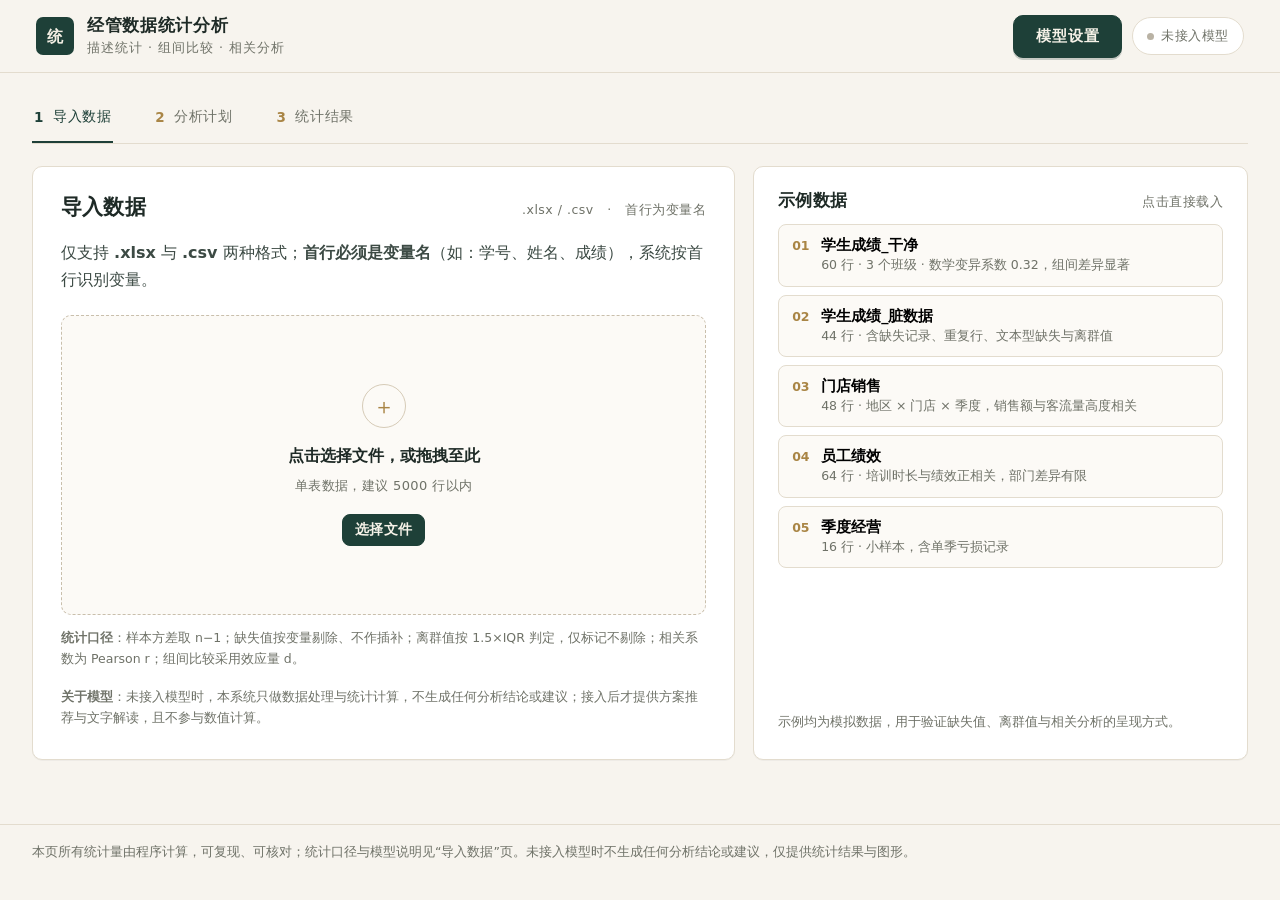
<file: src/统计分析工具/index.html>
<!DOCTYPE html>
<html lang="zh-CN">
<head>
<meta charset="utf-8" />
<meta name="viewport" content="width=device-width, initial-scale=1" />
<title>经管数据统计分析</title>
<link rel="stylesheet" href="assets/style.css" />
</head>
<body>
<header class="topbar">
  <div class="brand">
    <span class="mark">统</span>
    <div class="brand-text">
      <h1>经管数据统计分析</h1>
      <p>描述统计 · 组间比较 · 相关分析</p>
    </div>
  </div>
  <div class="top-actions">
    <button class="btn primary" id="settingsBtn">模型设置</button>
    <span class="status" id="modelStatus">未接入模型</span>
  </div>
</header>

<main>
  <ol class="steps">
    <li class="active" data-step="1"><b>1</b><span>导入数据</span></li>
    <li data-step="2"><b>2</b><span>分析计划</span></li>
    <li data-step="3"><b>3</b><span>统计结果</span></li>
  </ol>

  <!-- ============ 1 导入 ============ -->
  <section class="panel" data-panel="1">
    <div class="import-grid">
      <div class="card drop-card">
        <div class="card-head">
          <h2>导入数据</h2>
          <span class="hint">.xlsx / .csv　·　首行为变量名</span>
        </div>
        <p class="lead">仅支持 <b>.xlsx</b> 与 <b>.csv</b> 两种格式；<b>首行必须是变量名</b>（如：学号、姓名、成绩），系统按首行识别变量。</p>

        <div class="dropzone" id="dropzone">
          <input type="file" id="fileInput" accept=".xlsx,.csv" hidden />
          <div class="dz-icon">＋</div>
          <p class="dz-title">点击选择文件，或拖拽至此</p>
          <p class="dz-sub">单表数据，建议 5000 行以内</p>
          <button class="btn small" id="pickBtn" type="button">选择文件</button>
        </div>

        <p class="fineprint"><b>统计口径</b>：样本方差取 n−1；缺失值按变量剔除、不作插补；离群值按 1.5×IQR 判定，仅标记不剔除；相关系数为 Pearson r；组间比较采用效应量 d。</p>
        <p class="fineprint"><b>关于模型</b>：未接入模型时，本系统只做数据处理与统计计算，不生成任何分析结论或建议；接入后才提供方案推荐与文字解读，且不参与数值计算。</p>
      </div>

      <div class="card sample-card">
        <div class="card-head">
          <h3>示例数据</h3>
          <span class="hint">点击直接载入</span>
        </div>
        <div id="sampleList" class="sample-list"></div>
        <p class="fineprint">示例均为模拟数据，用于验证缺失值、离群值与相关分析的呈现方式。</p>
      </div>
    </div>
  </section>

  <!-- ============ 2 计划 ============ -->
  <section class="panel" data-panel="2" hidden>
    <div class="panel-head">
      <div>
        <h2>分析计划</h2>
        <p class="muted" id="fileMeta">—</p>
      </div>
    </div>

    <!-- 第一行：变量清单 | 分析设置 -->
    <div class="plan-grid">
      <div class="card">
        <div class="card-head">
          <h3>变量清单</h3>
          <span class="hint">由程序识别</span>
        </div>
        <div class="table-wrap"><table id="profileTable"></table></div>
        <p class="fineprint" id="cleanNote"></p>
      </div>

      <div class="card">
        <div class="card-head">
          <h3>分析设置</h3>
          <span class="hint">自行选择参与分析的变量</span>
        </div>

        <div class="mode-switch" id="modeSwitch">
          <button type="button" data-mode="pro" class="on">专业模式</button>
          <button type="button" data-mode="simple">简单模式</button>
        </div>
        <p class="mode-hint" id="modeHint">按需选择变量，输出描述统计、组间比较、相关分析与四幅图。</p>

        <div class="field-block" id="proVars">
          <div class="field-label">数值变量 <span>不参与分析的变量不会被统计</span></div>
          <div id="numVars" class="var-chips"></div>
        </div>

        <div class="field-block" id="simpleVars" hidden>
          <div class="field-label">主分析变量 <span>只重点分析这一个，其他变量仅在需要时作对照</span></div>
          <select id="focusVar" class="wide-select"></select>
          <label class="check-row"><input type="checkbox" id="assocVar" checked /><span>同时看它与其他数值变量的相关</span></label>
        </div>

        <div class="field-row">
          <label class="field"><span>分组变量</span>
            <select id="groupVar"></select>
          </label>
          <label class="field" id="metricField"><span>分组比较指标</span>
            <select id="groupMetric"></select>
          </label>
          <label class="field" id="histField"><span>分布图变量</span>
            <select id="histVar"></select>
          </label>
        </div>

        <label class="check-row" id="corrRow">
          <input type="checkbox" id="doCorr" checked />
          <span>计算相关系数（对所选变量两两求 Pearson r）</span>
        </label>
      </div>
    </div>

    <!-- 第二行：方案辅助 | 计划预览（与分析设置上下对齐） -->
    <div class="plan-grid">
      <div class="card">
        <div class="card-head"><h3>方案辅助（可选）</h3><span class="hint">语言模型</span></div>
        <p class="muted">可在当前变量范围内请模型给出分析方案，或复制提示词到其他平台。</p>
        <div class="actions">
          <button class="btn small" id="runPlanAI">模型推荐方案</button>
          <button class="btn ghost small" id="copyPlanPrompt">复制提示词</button>
          <button class="link-btn" id="togglePrompt" type="button">查看提示词</button>
        </div>
        <pre class="prompt" id="planPromptPreview" hidden></pre>
        <textarea id="planInput" rows="4" placeholder="粘贴模型返回的 JSON（可选）"></textarea>
        <div class="actions"><button class="btn ghost small" id="applyPlan">应用模型方案</button></div>
      </div>

      <div class="card">
        <div class="card-head"><h3>计划预览</h3><span class="hint" id="planSourceTag">按当前设置</span></div>
        <div class="chips" id="planChips"></div>
        <p class="fineprint" id="planWarn"></p>
        <p class="fineprint">计划变更会同步反映在上方“分析设置”中；执行时严格按该计划计算。</p>
      </div>
    </div>

    <div class="footer-actions">
      <button class="btn ghost" data-goto="1">上一步</button>
      <button class="btn primary" id="computeBtn">执行分析</button>
    </div>
  </section>

  <!-- ============ 3 结果 ============ -->
  <section class="panel" data-panel="3" hidden>
    <div class="panel-head">
      <div>
        <h2>统计结果</h2>
        <p class="muted" id="resultMeta">—</p>
      </div>
      <div class="actions">
        <button class="btn ghost small" id="exportMd">导出结果</button>
      </div>
    </div>

    <!-- 模型建议置顶 -->
    <div class="card ai-card">
      <div class="card-head">
        <h3>分析建议</h3>
        <span class="badge" id="aiBadge">未接入模型</span>
      </div>
      <div class="notice" id="aiNotice">未接入模型：不生成任何分析结论或建议，仅提供统计结果与图形。</div>
      <div class="actions">
        <button class="btn small" id="runAdviceAI">生成建议</button>
        <button class="btn ghost small" id="copyAdvicePrompt">复制提示词</button>
        <button class="link-btn" id="toggleAdvice" type="button">粘贴模型输出</button>
      </div>
      <textarea id="adviceInput" rows="5" placeholder="粘贴模型给出的建议" hidden></textarea>
      <div class="actions" id="applyAdviceRow" hidden><button class="btn ghost small" id="applyAdvice">显示</button></div>
      <div class="ai-out" id="aiAdvice"></div>
    </div>

    <div class="charts" id="charts"></div>

    <div class="result-grid">
      <div class="card">
        <div class="card-head"><h3>描述统计</h3><span class="hint" id="descHint">—</span></div>
        <div class="table-wrap"><table id="descTable"></table></div>
      </div>
      <div class="card">
        <div class="card-head"><h3>相关分析</h3><span class="hint">Pearson r</span></div>
        <div class="table-wrap"><table id="corrTable"></table></div>
        <p class="fineprint" id="corrNote"></p>
      </div>
    </div>

    <div class="card" id="groupCard" hidden>
      <div class="card-head"><h3>分组统计</h3><span class="hint" id="groupHint">—</span></div>
      <div class="table-wrap"><table id="groupTable"></table></div>
      <p class="fineprint" id="groupNote"></p>
    </div>

    <div class="footer-actions">
      <button class="btn ghost" data-goto="2">返回计划</button>
      <button class="btn primary" id="restart">更换数据</button>
    </div>
  </section>
</main>

<footer class="foot">
  本页所有统计量由程序计算，可复现、可核对；统计口径与模型说明见“导入数据”页。未接入模型时不生成任何分析结论或建议，仅提供统计结果与图形。
</footer>

<!-- 模型设置 -->
<div class="modal" id="settingsModal" hidden>
  <div class="modal-box">
    <div class="card-head">
      <h3>模型设置</h3>
      <span class="hint">OpenAI 兼容接口</span>
    </div>
    <p class="muted">用于生成分析方案建议与文字解读。密钥仅保存在本机浏览器，不写入页面源码。</p>
    <label class="field"><span>接口地址</span><input type="text" id="apiBase" placeholder="https://api.deepseek.com/v1" /></label>
    <label class="field"><span>模型名称</span><input type="text" id="apiModel" placeholder="deepseek-chat" /></label>
    <label class="field"><span>API Key</span><input type="password" id="apiKey" placeholder="sk-..." /></label>
    <p class="fineprint" id="apiHint"></p>
    <details class="guide">
      <summary>怎么接入：四步（第一次配置看这里）</summary>
      <ol>
        <li>打开 <b>platform.deepseek.com</b>，登录后进入「API keys」，创建一个密钥并复制（<code>sk-</code> 开头，只显示一次）。</li>
        <li>接口地址填 <code>https://api.deepseek.com/v1</code>；模型名称填 <code>deepseek-chat</code>；把密钥粘贴到第三行。</li>
        <li>先点「测试连接」。看到「连接正常，返回：OK」再点「保存」，右上角会变成「已接入模型」。</li>
        <li>回到第二步点「模型推荐方案」，第三步点「生成建议」。若报跨域（Failed to fetch），改用「复制提示词」通道，效果一致。</li>
      </ol>
      <p class="fineprint">密钥只保存在本机浏览器；提交或换电脑前请在设置里清空。测试时不要输入真实姓名、身份证号等个人信息。</p>
    </details>
    <div class="actions right">
      <button class="btn ghost small" id="testApi">测试连接</button>
      <button class="btn small" id="saveSettings">保存</button>
      <button class="link-btn" id="closeSettings" type="button">关闭</button>
    </div>
  </div>
</div>

<script src="assets/xlsx-lite.js"></script>
<script src="assets/samples.js"></script>
<script src="assets/stat-engine.js"></script>
<script src="assets/app.js"></script>
</body>
</html>
</file>
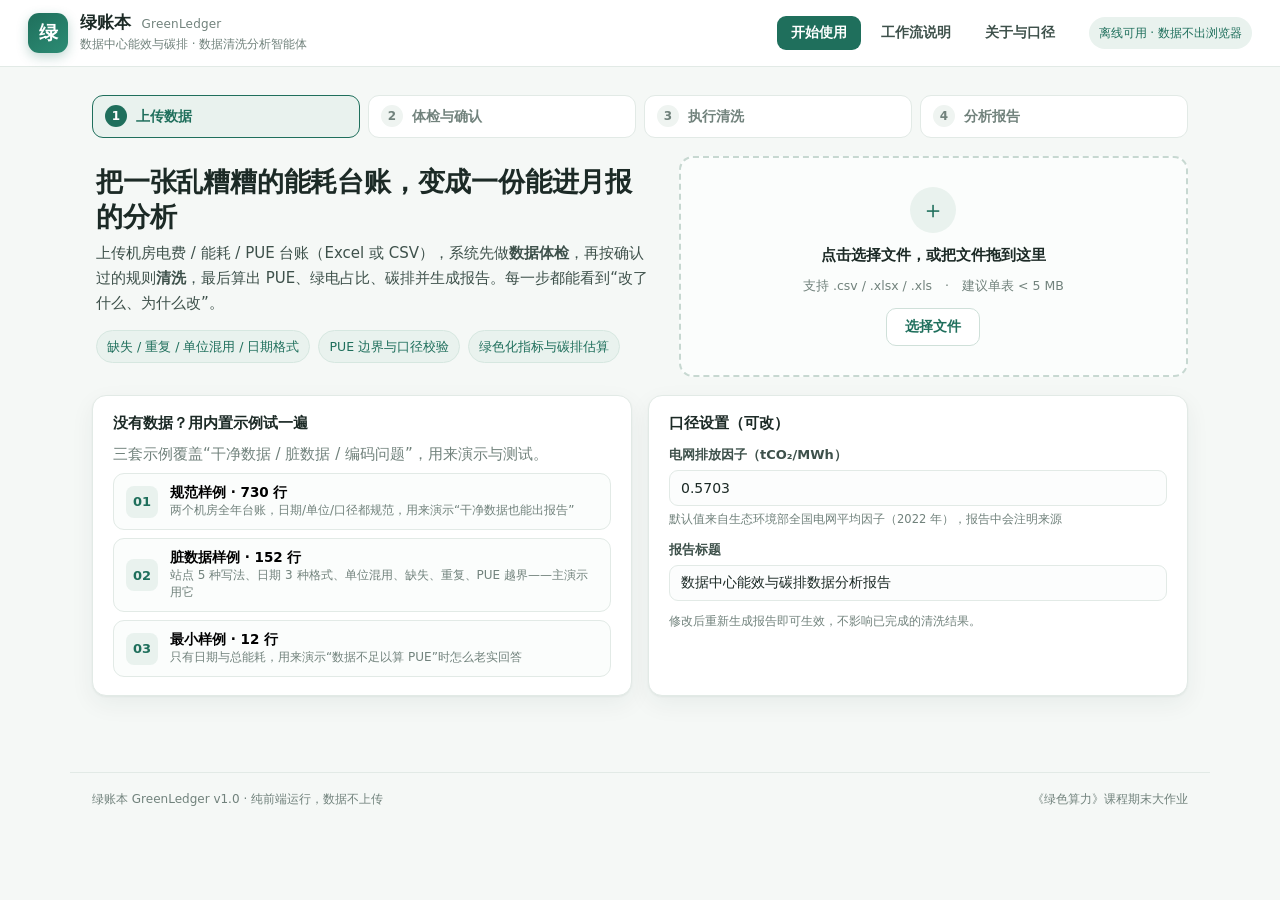
<file: src/v1.0/网站/index.html>
<!DOCTYPE html>
<html lang="zh-CN">
<head>
<meta charset="utf-8" />
<meta name="viewport" content="width=device-width, initial-scale=1" />
<title>绿账本 · 数据中心能效与碳排数据清洗分析智能体</title>
<meta name="description" content="上传 Excel/CSV，自动完成数据体检、清洗、能效与碳排分析，输出可下载的报告。纯前端运行，数据不出浏览器。" />
<link rel="stylesheet" href="assets/style.css" />
</head>
<body>
<header class="topbar">
  <div class="brand">
    <span class="logo">绿</span>
    <div>
      <h1>绿账本 <em>GreenLedger</em></h1>
      <p>数据中心能效与碳排 · 数据清洗分析智能体</p>
    </div>
  </div>
  <nav class="tabs" role="tablist">
    <button class="tab active" data-view="app" role="tab">开始使用</button>
    <button class="tab" data-view="flow" role="tab">工作流说明</button>
    <button class="tab" data-view="about" role="tab">关于与口径</button>
  </nav>
  <div class="badge" title="全部计算在浏览器本地完成">离线可用 · 数据不出浏览器</div>
</header>

<main>
  <!-- ============ 视图：开始使用 ============ -->
  <section id="view-app" class="view">
    <ol class="steps" id="steps">
      <li class="active" data-step="1"><b>1</b><span>上传数据</span></li>
      <li data-step="2"><b>2</b><span>体检与确认</span></li>
      <li data-step="3"><b>3</b><span>执行清洗</span></li>
      <li data-step="4"><b>4</b><span>分析报告</span></li>
    </ol>

    <!-- 步骤 1 -->
    <section class="panel" data-panel="1">
      <div class="hero">
        <div class="hero-text">
          <h2>把一张乱糟糟的能耗台账，变成一份能进月报的分析</h2>
          <p>上传机房电费 / 能耗 / PUE 台账（Excel 或 CSV），系统先做<b>数据体检</b>，再按确认过的规则<b>清洗</b>，最后算出 PUE、绿电占比、碳排并生成报告。每一步都能看到“改了什么、为什么改”。</p>
          <ul class="pills">
            <li>缺失 / 重复 / 单位混用 / 日期格式</li>
            <li>PUE 边界与口径校验</li>
            <li>绿色化指标与碳排估算</li>
          </ul>
        </div>
        <div class="dropzone" id="dropzone">
          <input type="file" id="fileInput" accept=".csv,.xlsx,.xls" hidden />
          <div class="dz-icon">＋</div>
          <p class="dz-title">点击选择文件，或把文件拖到这里</p>
          <p class="dz-sub">支持 .csv / .xlsx / .xls　·　建议单表 &lt; 5 MB</p>
          <button class="btn ghost" type="button" id="pickBtn">选择文件</button>
        </div>
      </div>

      <div class="grid-2">
        <div class="card">
          <h3>没有数据？用内置示例试一遍</h3>
          <p class="muted">三套示例覆盖“干净数据 / 脏数据 / 编码问题”，用来演示与测试。</p>
          <div class="sample-list" id="sampleList"></div>
        </div>
        <div class="card">
          <h3>口径设置（可改）</h3>
          <label class="field">
            <span>电网排放因子（tCO₂/MWh）</span>
            <input type="number" id="factor" value="0.5703" step="0.0001" min="0" max="2" />
            <small>默认值来自生态环境部全国电网平均因子（2022 年），报告中会注明来源</small>
          </label>
          <label class="field">
            <span>报告标题</span>
            <input type="text" id="reportTitle" value="数据中心能效与碳排数据分析报告" />
          </label>
          <p class="muted tiny">修改后重新生成报告即可生效，不影响已完成的清洗结果。</p>
        </div>
      </div>
    </section>

    <!-- 步骤 2 -->
    <section class="panel" data-panel="2" hidden>
      <div class="panel-head">
        <div>
          <h2>数据体检与清洗计划</h2>
          <p class="muted" id="fileMeta">—</p>
        </div>
        <div class="actions"><button class="btn ghost" data-goto="1">重新选择</button></div>
      </div>

      <div class="grid-2 health-grid">
        <div class="card center">
          <div class="score-ring" id="scoreRing">
            <svg viewBox="0 0 120 120"><circle class="ring-bg" cx="60" cy="60" r="52"/><circle class="ring-fg" id="ringFg" cx="60" cy="60" r="52"/></svg>
            <div class="score-num"><b id="scoreNum">—</b><span>数据健康分</span></div>
          </div>
          <div class="bars" id="scoreParts"></div>
        </div>
        <div class="card">
          <h3>发现的问题</h3>
          <ul class="issues" id="issueList"></ul>
        </div>
      </div>

      <div class="card">
        <h3>字段识别结果</h3>
        <p class="muted tiny">系统按别名表识别语义字段；未被识别的列会保留在原始数据中，但不参与计算。</p>
        <div class="chips" id="mappingChips"></div>
      </div>

      <div class="card">
        <h3>清洗计划（可勾选执行哪些步骤）</h3>
        <p class="muted tiny">每一步都写明“做什么”和“为什么”。取消勾选表示保留原样，报告里会记录该决定。</p>
        <div id="planList" class="plan-list"></div>
        <div class="risk" id="riskNotes"></div>
      </div>

      <div class="footer-actions">
        <button class="btn ghost" data-goto="1">上一步</button>
        <button class="btn primary" id="runBtn">确认，执行清洗</button>
      </div>
    </section>

    <!-- 步骤 3 -->
    <section class="panel" data-panel="3" hidden>
      <div class="panel-head">
        <div><h2>清洗完成</h2><p class="muted" id="cleanMeta">—</p></div>
        <div class="actions"><button class="btn ghost" id="downloadCsv">下载清洗后 CSV</button></div>
      </div>

      <div class="kpis" id="cleanKpis"></div>

      <div class="card">
        <h3>清洗动作统计</h3>
        <div class="stat-grid" id="cleanStats"></div>
      </div>

      <div class="card">
        <h3>改动明细（前 12 条）</h3>
        <p class="muted tiny">每一行被改了什么都会记录下来；这是“可复核”的关键，也是报告里“测试与优化”的素材。</p>
        <div class="table-wrap"><table id="changeTable"></table></div>
      </div>

      <div class="card">
        <h3>清洗后数据预览</h3>
        <div class="table-wrap"><table id="previewTable"></table></div>
      </div>

      <div class="footer-actions">
        <button class="btn ghost" data-goto="2">返回体检</button>
        <button class="btn primary" id="reportBtn">生成分析报告</button>
      </div>
    </section>

    <!-- 步骤 4 -->
    <section class="panel" data-panel="4" hidden>
      <div class="panel-head">
        <div><h2>分析报告</h2><p class="muted" id="reportMeta">—</p></div>
        <div class="actions">
          <button class="btn ghost" id="downloadMd">下载 Markdown</button>
          <button class="btn ghost" id="printBtn">打印 / 存为 PDF</button>
        </div>
      </div>

      <div class="kpis" id="reportKpis"></div>

      <div class="grid-3 charts" id="charts"></div>

      <div class="card">
        <h3>异常清单（仅标记，不删除）</h3>
        <div class="table-wrap"><table id="anomalyTable"></table></div>
      </div>

      <div class="card report-card">
        <div class="report-tabs">
          <button class="rtab active" data-rtab="render">渲染视图</button>
          <button class="rtab" data-rtab="source">Markdown 源码</button>
          <button class="rtab" data-rtab="ai">AI 增强版</button>
        </div>
        <div class="report-body" id="reportRender"></div>
        <pre class="report-src" id="reportSource" hidden></pre>
        <div class="ai-panel" id="aiPanel" hidden>
          <p class="muted">把上面的指标交给大模型，生成更自然的分析文字。<b>不填 API Key 也能用</b>——本页的报告由规则引擎生成，已经包含全部数字与结论。</p>
          <div class="ai-grid">
            <label class="field"><span>接口地址</span><input type="text" id="aiBase" placeholder="https://api.deepseek.com" /></label>
            <label class="field"><span>模型</span><input type="text" id="aiModel" placeholder="deepseek-chat" /></label>
            <label class="field"><span>API Key（仅存本机）</span><input type="password" id="aiKey" placeholder="sk-..." /></label>
          </div>
          <div class="actions">
            <button class="btn" id="aiRun">生成 AI 版分析</button>
            <button class="btn ghost" id="copyPrompt">复制提示词（可粘贴到任意大模型）</button>
          </div>
          <p class="tiny muted">说明：浏览器直连模型接口可能被跨域策略拦截；若失败，用“复制提示词”到 Coze / 任意大模型网页即可，效果一致。</p>
          <div id="aiOut" class="ai-out"></div>
        </div>
      </div>

      <div class="footer-actions">
        <button class="btn ghost" data-goto="3">返回清洗结果</button>
        <button class="btn primary" id="restartBtn">换一份数据重来</button>
      </div>
    </section>
  </section>

  <!-- ============ 视图：工作流说明 ============ -->
  <section id="view-flow" class="view" hidden>
    <div class="panel">
      <h2>它到底做了什么：九个节点的流水线</h2>
      <p class="lead">一句话原则：<b>能确定性算的交给代码，模型只负责叙述。</b>所以同一份数据跑两次，清洗结果一定一样——这是“可复现”，也是答辩时最好讲的一句话。</p>
      <figure class="figure">
        <img src="assets/workflow.svg" alt="绿账本工作流图" />
        <figcaption>图 1　绿账本工作流：①–⑨ 九个节点，虚线为人工确认点</figcaption>
      </figure>

      <h3>每个节点做了什么、为什么这样做</h3>
      <div class="table-wrap"><table id="flowTable"></table></div>

      <h3>它对应作业要求的哪几条</h3>
      <div class="table-wrap"><table id="reqTable"></table></div>

      <h3>提示词资产（提交材料用）</h3>
      <details class="prompt-box"><summary>① 角色系统提示词</summary><pre id="p1"></pre></details>
      <details class="prompt-box"><summary>② 清洗计划提示词（强制 JSON）</summary><pre id="p2"></pre></details>
      <details class="prompt-box"><summary>③ 分析报告提示词</summary><pre id="p3"></pre></details>
      <details class="prompt-box"><summary>④ 边界与拒答提示词</summary><pre id="p4"></pre></details>
    </div>
  </section>

  <!-- ============ 视图：关于与口径 ============ -->
  <section id="view-about" class="view" hidden>
    <div class="panel">
      <h2>口径、来源与边界</h2>
      <div class="grid-2">
        <div class="card">
          <h3>指标口径</h3>
          <ul class="defs">
            <li><b>PUE</b> = 数据中心总能耗 ÷ IT 设备能耗，理论下限 1.0；风冷机房常见 1.3–1.8。</li>
            <li><b>绿电占比</b> = 绿电电量 ÷ 总用电量，必须 ≤ 100%。</li>
            <li><b>碳排放</b> = 用电量(MWh) × 电网排放因子(tCO₂/MWh)。</li>
            <li><b>数据健康分</b> = 完整性 30 + 一致性 30 + 有效性 20 + 唯一性 20。</li>
          </ul>
        </div>
        <div class="card">
          <h3>来源与假设</h3>
          <ul class="defs">
            <li>排放因子默认 <b>0.5703 tCO₂/MWh</b>（生态环境部全国电网平均因子，2022 年），可在“口径设置”修改，报告会注明。</li>
            <li>单位修正基于量级差（约 1000 倍）判定，修正行会在“改动明细”中列出，可人工复核。</li>
            <li>日期歧义（如 05/01/2025）默认按 M/D/Y 解析，并在计划中标注。</li>
            <li>示例数据为脚本生成的模拟台账，不含任何真实企业信息。</li>
          </ul>
        </div>
      </div>
      <div class="callout">
        <b>边界：</b>本工具不替代现场能效诊断，也不做负荷预测与投资回报测算；异常值只标记不删除，避免掩盖真实问题。
      </div>
    </div>
  </section>
</main>

<footer class="foot">
  <span>绿账本 GreenLedger v1.0 · 纯前端运行，数据不上传</span>
  <span>《绿色算力》课程期末大作业</span>
</footer>

<script src="assets/xlsx-lite.js"></script>
<script src="assets/samples.js"></script>
<script src="assets/engine.js"></script>
<script src="assets/app.js"></script>
</body>
</html>
</file>
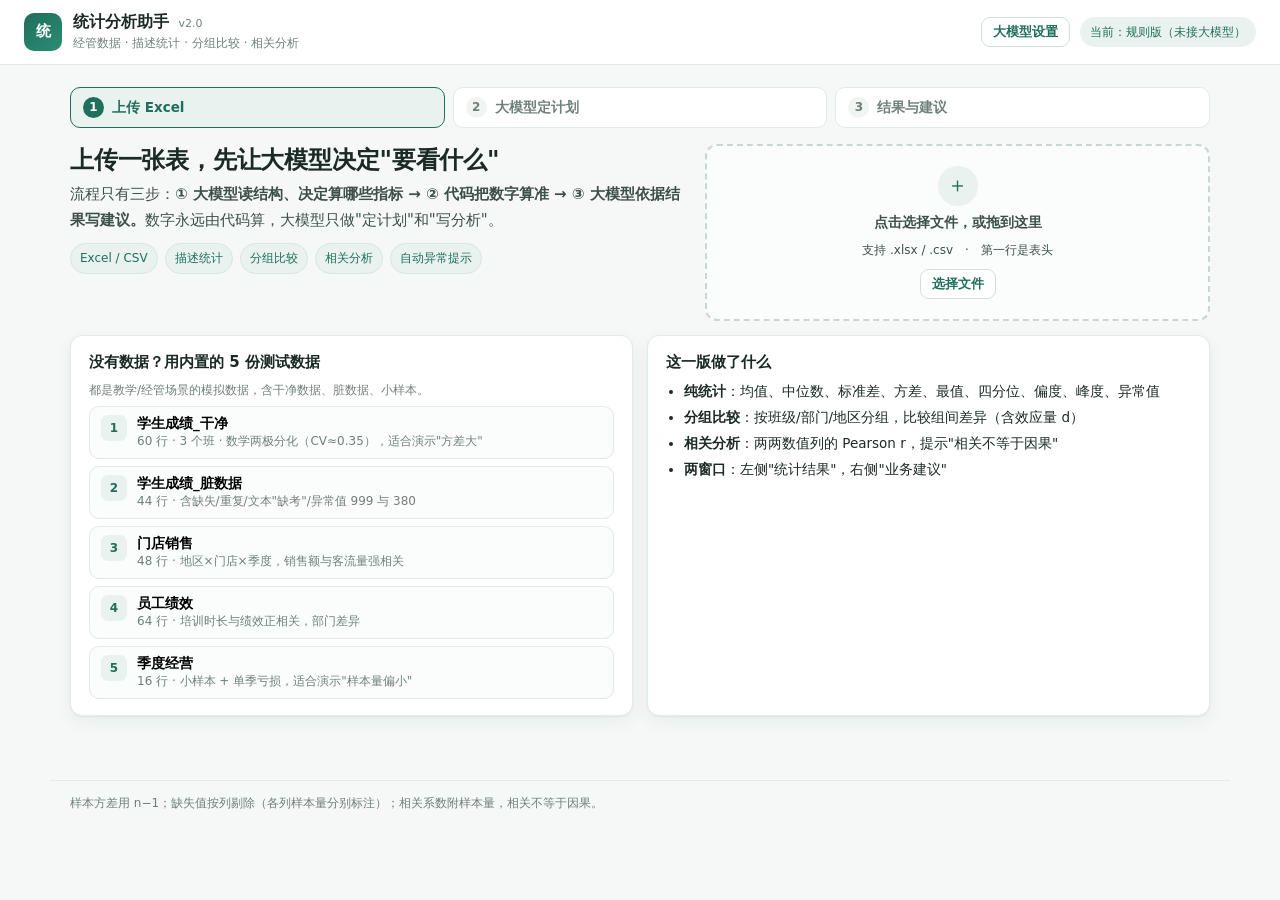
<file: src/v2.0/网站/index.html>
<!DOCTYPE html>
<html lang="zh-CN">
<head>
<meta charset="utf-8" />
<meta name="viewport" content="width=device-width, initial-scale=1" />
<title>统计分析助手 · 统计交给代码，分析交给大模型</title>
<link rel="stylesheet" href="assets/style.css" />
</head>
<body>
<header class="topbar">
  <div class="brand"><span class="logo">统</span>
    <div><h1>统计分析助手 <small>v2.0</small></h1><p>经管数据 · 描述统计 · 分组比较 · 相关分析</p></div>
  </div>
  <div class="top-actions">
    <button class="btn ghost small" id="settingsBtn">大模型设置</button>
    <span class="pill" id="modePill">当前：规则版（未接大模型）</span>
  </div>
</header>

<main>
  <ol class="steps">
    <li class="active" data-step="1"><b>1</b><span>上传 Excel</span></li>
    <li data-step="2"><b>2</b><span>大模型定计划</span></li>
    <li data-step="3"><b>3</b><span>结果与建议</span></li>
  </ol>

  <!-- ================= 步骤 1 ================= -->
  <section class="panel" data-panel="1">
    <div class="hero">
      <div>
        <h2>上传一张表，先让大模型决定"要看什么"</h2>
        <p>流程只有三步：<b>① 大模型读结构、决定算哪些指标 → ② 代码把数字算准 → ③ 大模型依据结果写建议。</b>数字永远由代码算，大模型只做"定计划"和"写分析"。</p>
        <ul class="pills">
          <li>Excel / CSV</li><li>描述统计</li><li>分组比较</li><li>相关分析</li><li>自动异常提示</li>
        </ul>
      </div>
      <div class="dropzone" id="dropzone">
        <input type="file" id="fileInput" accept=".xlsx,.csv" hidden />
        <div class="dz-icon">＋</div>
        <p class="dz-title">点击选择文件，或拖到这里</p>
        <p class="dz-sub">支持 .xlsx / .csv　·　第一行是表头</p>
        <button class="btn ghost small" id="pickBtn" type="button">选择文件</button>
      </div>
    </div>

    <div class="grid-2">
      <div class="card">
        <h3>没有数据？用内置的 5 份测试数据</h3>
        <p class="muted tiny">都是教学/经管场景的模拟数据，含干净数据、脏数据、小样本。</p>
        <div id="sampleList" class="sample-list"></div>
      </div>
      <div class="card">
        <h3>这一版做了什么</h3>
        <ul class="plain">
          <li><b>纯统计</b>：均值、中位数、标准差、方差、最值、四分位、偏度、峰度、异常值</li>
          <li><b>分组比较</b>：按班级/部门/地区分组，比较组间差异（含效应量 d）</li>
          <li><b>相关分析</b>：两两数值列的 Pearson r，提示"相关不等于因果"</li>
          <li><b>两窗口</b>：左侧"统计结果"，右侧"业务建议"</li>
        </ul>
      </div>
    </div>
  </section>

  <!-- ================= 步骤 2 ================= -->
  <section class="panel" data-panel="2" hidden>
    <div class="panel-head">
      <div><h2>第二步：让大模型决定算哪些指标</h2><p class="muted" id="fileMeta">—</p></div>
      <div class="actions"><button class="btn ghost small" data-goto="1">重新选择</button></div>
    </div>

    <div class="card">
      <h3>数据画像（代码识别，不是大模型猜的）</h3>
      <div class="table-wrap"><table id="profileTable"></table></div>
      <p class="muted tiny" id="cleanNote"></p>
    </div>

    <div class="grid-2">
      <div class="card">
        <h3>① 复制提示词给大模型</h3>
        <p class="muted tiny">提示词里已经写好了列的清单和"只能从这 5 个动作里选"的约束，防止它乱编。</p>
        <div class="actions">
          <button class="btn small" id="copyPlanPrompt">复制规划提示词</button>
          <button class="btn ghost small" id="runPlanAI" hidden>直接调用大模型</button>
        </div>
        <pre class="prompt-preview" id="planPromptPreview"></pre>
      </div>
      <div class="card">
        <h3>② 把大模型的回复粘回来</h3>
        <p class="muted tiny">回复里只保留 JSON 即可，多出来的解释文字会被自动忽略。</p>
        <textarea id="planInput" rows="7" placeholder='把大模型返回的 JSON 粘贴到这里，例如：
{"title":"高一数学成绩分析","groupBy":"班级","descriptives":["数学","语文"],...}'></textarea>
        <div class="actions">
          <button class="btn small" id="applyPlan">解析并应用</button>
          <button class="btn ghost small" id="useDefault">用默认计划（不接大模型）</button>
        </div>
        <p class="warn" id="planWarn"></p>
      </div>
    </div>

    <div class="card">
      <h3>当前要执行的统计计划</h3>
      <div class="chips" id="planChips"></div>
      <p class="muted tiny">计划里只会出现"真实存在的列"和"允许的动作"，其余一律被丢弃（这叫白名单校验）。</p>
    </div>

    <div class="footer-actions">
      <button class="btn ghost" data-goto="1">上一步</button>
      <button class="btn primary" id="computeBtn">开始计算</button>
    </div>
  </section>

  <!-- ================= 步骤 3 ================= -->
  <section class="panel" data-panel="3" hidden>
    <div class="panel-head">
      <div><h2>第三步：看结果、看建议</h2><p class="muted" id="resultMeta">—</p></div>
      <div class="actions">
        <button class="btn ghost small" id="exportMd">导出报告</button>
        <button class="btn ghost small" data-goto="2">返回计划</button>
      </div>
    </div>

    <div class="windows">
      <!-- 左窗：统计结果 -->
      <div class="win">
        <div class="win-head"><b>窗口 A · 统计结果</b><span class="tag">全部由代码计算</span></div>
        <div class="win-body">
          <h4>描述统计</h4>
          <div class="table-wrap"><table id="descTable"></table></div>

          <h4 id="groupTitle" hidden>分组比较</h4>
          <div class="table-wrap" id="groupWrap" hidden><table id="groupTable"></table></div>
          <p class="note" id="groupNote" hidden></p>

          <h4 id="corrTitle" hidden>相关分析</h4>
          <div class="table-wrap" id="corrWrap" hidden><table id="corrTable"></table></div>

          <h4 id="histTitle" hidden>分布直方图</h4>
          <div id="histWrap" class="chart-box" hidden></div>

          <h4 id="freqTitle" hidden>频数分布</h4>
          <div class="table-wrap" id="freqWrap" hidden><table id="freqTable"></table></div>
        </div>
      </div>

      <!-- 右窗：建议 -->
      <div class="win">
        <div class="win-head"><b>窗口 B · 分析建议</b><span class="tag">规则提示 + 大模型解读</span></div>
        <div class="win-body">
          <h4>统计提示（规则版，必然有）</h4>
          <div id="insightList" class="insights"></div>

          <h4>大模型解读（可选）</h4>
          <p class="muted tiny">大模型只拿到上面算好的数字，不允许自己算。没填 API Key 时，用"复制提示词"粘到任意大模型即可。</p>
          <div class="actions">
            <button class="btn small" id="copyAdvicePrompt">复制建议提示词</button>
            <button class="btn ghost small" id="runAdviceAI" hidden>直接调用大模型</button>
          </div>
          <textarea id="adviceInput" rows="6" placeholder="把大模型写好的建议粘贴到这里，会显示在下方（也可以直接点“直接调用大模型”）"></textarea>
          <div class="actions"><button class="btn ghost small" id="applyAdvice">显示粘贴的建议</button></div>
          <div class="ai-advice" id="aiAdvice"></div>
        </div>
      </div>
    </div>

    <div class="footer-actions">
      <button class="btn ghost" data-goto="2">返回计划</button>
      <button class="btn primary" id="restart">换一份数据</button>
    </div>
  </section>
</main>

<footer class="foot">
  <span>样本方差用 n−1；缺失值按列剔除（各列样本量分别标注）；相关系数附样本量，相关不等于因果。</span>
</footer>

<!-- 大模型设置弹窗 -->
<div class="modal" id="settingsModal" hidden>
  <div class="modal-box">
    <h3>大模型设置（可选）</h3>
    <p class="muted tiny">不填也能用：页面会生成提示词，你复制到任意大模型网页，再把结果粘回来。Key 只保存在本机浏览器，不会上传。</p>
    <label class="field"><span>接口地址（OpenAI 兼容）</span>
      <input type="text" id="apiBase" placeholder="https://api.deepseek.com/v1" />
    </label>
    <label class="field"><span>模型名</span>
      <input type="text" id="apiModel" placeholder="deepseek-chat" />
    </label>
    <label class="field"><span>API Key</span>
      <input type="password" id="apiKey" placeholder="sk-..." />
    </label>
    <p class="warn" id="apiHint"></p>
    <div class="actions right">
      <button class="btn ghost small" id="closeSettings">关闭</button>
      <button class="btn small" id="saveSettings">保存到本机</button>
    </div>
  </div>
</div>

<script src="assets/xlsx-lite.js"></script>
<script src="assets/samples.js"></script>
<script src="assets/stat-engine.js"></script>
<script src="assets/app.js"></script>
</body>
</html>
</file>
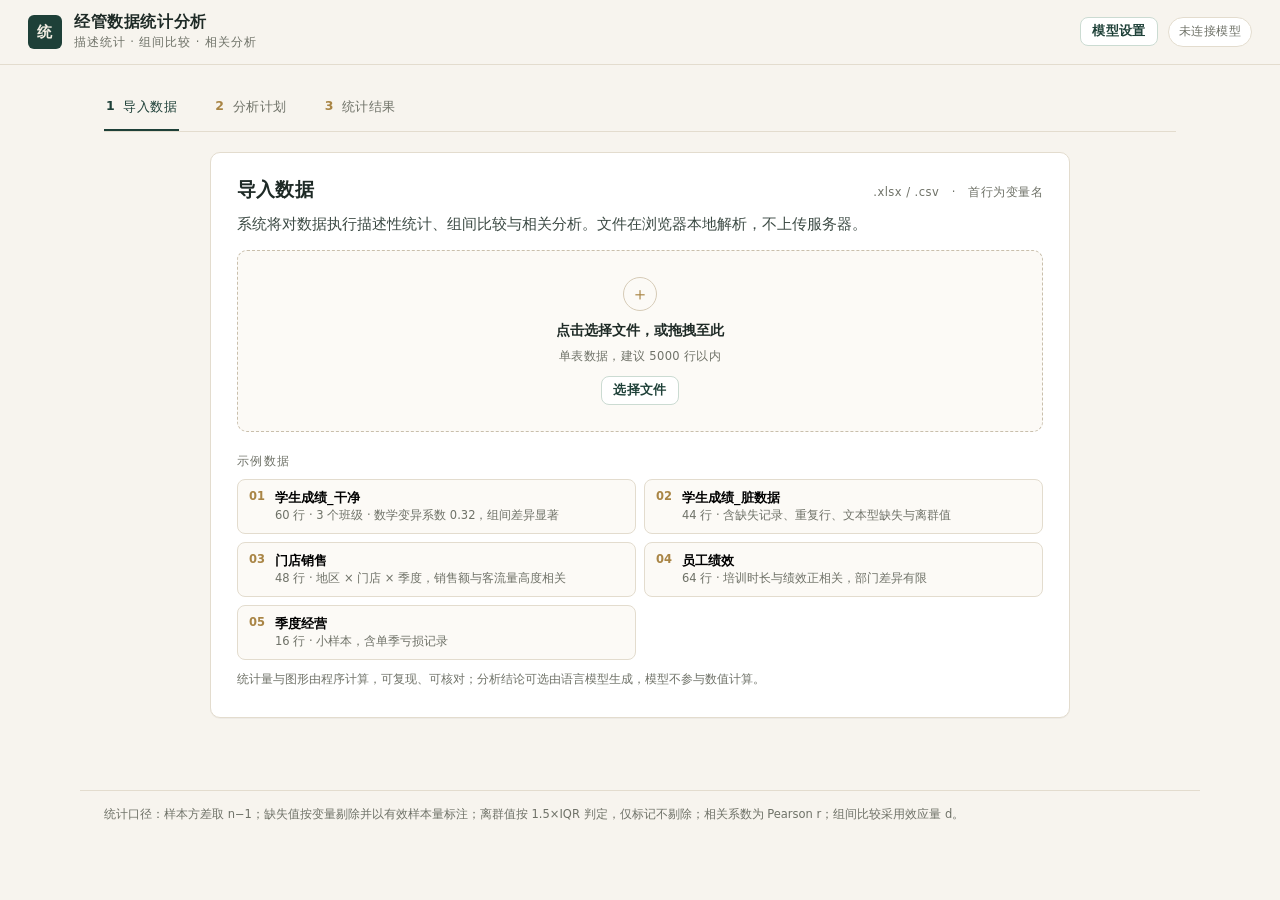
<file: src/v3.0/网站/index.html>
<!DOCTYPE html>
<html lang="zh-CN">
<head>
<meta charset="utf-8" />
<meta name="viewport" content="width=device-width, initial-scale=1" />
<title>经管数据统计分析</title>
<link rel="stylesheet" href="assets/style.css" />
</head>
<body>
<header class="topbar">
  <div class="brand">
    <span class="mark">统</span>
    <div class="brand-text">
      <h1>经管数据统计分析</h1>
      <p>描述统计 · 组间比较 · 相关分析</p>
    </div>
  </div>
  <div class="top-actions">
    <button class="btn ghost small" id="settingsBtn">模型设置</button>
    <span class="status" id="modelStatus">未连接模型</span>
  </div>
</header>

<main>
  <ol class="steps">
    <li class="active" data-step="1"><b>1</b><span>导入数据</span></li>
    <li data-step="2"><b>2</b><span>分析计划</span></li>
    <li data-step="3"><b>3</b><span>统计结果</span></li>
  </ol>

  <!-- ============ 1 导入 ============ -->
  <section class="panel" data-panel="1">
    <div class="card import-card">
      <div class="card-head">
        <h2>导入数据</h2>
        <span class="hint">.xlsx / .csv　·　首行为变量名</span>
      </div>
      <p class="lead">系统将对数据执行描述性统计、组间比较与相关分析。文件在浏览器本地解析，不上传服务器。</p>

      <div class="dropzone" id="dropzone">
        <input type="file" id="fileInput" accept=".xlsx,.csv" hidden />
        <div class="dz-icon">＋</div>
        <p class="dz-title">点击选择文件，或拖拽至此</p>
        <p class="dz-sub">单表数据，建议 5000 行以内</p>
        <button class="btn ghost small" id="pickBtn" type="button">选择文件</button>
      </div>

      <div class="sample-block">
        <div class="block-label">示例数据</div>
        <div class="sample-grid" id="sampleList"></div>
      </div>

      <p class="fineprint">统计量与图形由程序计算，可复现、可核对；分析结论可选由语言模型生成，模型不参与数值计算。</p>
    </div>
  </section>

  <!-- ============ 2 计划 ============ -->
  <section class="panel" data-panel="2" hidden>
    <div class="panel-head">
      <div>
        <h2>分析计划</h2>
        <p class="muted" id="fileMeta">—</p>
      </div>
      <button class="btn ghost small" data-goto="1">重新选择</button>
    </div>

    <div class="card">
      <div class="card-head">
        <h3>变量清单</h3>
        <span class="hint">由程序识别，非模型推断</span>
      </div>
      <div class="table-wrap"><table id="profileTable"></table></div>
      <p class="fineprint" id="cleanNote"></p>
    </div>

    <div class="plan-grid">
      <div class="card">
        <div class="card-head"><h3>确定统计方案</h3></div>
        <div class="segmented" id="planMode">
          <button class="seg active" data-mode="api">模型直连</button>
          <button class="seg" data-mode="copy">复制提示词</button>
          <button class="seg" data-mode="default">默认方案</button>
        </div>

        <div class="mode-panel" data-mode="api">
          <p class="muted">使用已配置的模型接口，由模型依据变量结构确定本次输出的统计量与分组、相关组合。</p>
          <div class="actions"><button class="btn small" id="runPlanAI">生成分析计划</button></div>
          <p class="fineprint" id="apiHintPlan"></p>
        </div>

        <div class="mode-panel" data-mode="copy" hidden>
          <p class="muted">复制提示词至任一对话式模型平台，将其返回的 JSON 粘贴回填。</p>
          <div class="actions">
            <button class="btn ghost small" id="copyPlanPrompt">复制提示词</button>
            <button class="link-btn" id="togglePlanPrompt" type="button">查看提示词</button>
          </div>
          <pre class="prompt" id="planPromptPreview" hidden></pre>
          <textarea id="planInput" rows="5" placeholder="粘贴模型返回的 JSON"></textarea>
          <div class="actions"><button class="btn small" id="applyPlan">解析并应用</button></div>
        </div>

        <div class="mode-panel" data-mode="default" hidden>
          <p class="muted">不调用模型，按变量类型自动确定统计方案，适用于快速复核或无网络环境。</p>
          <div class="actions"><button class="btn small" id="useDefault">采用默认方案</button></div>
        </div>
      </div>

      <div class="card">
        <div class="card-head">
          <h3>计划内容</h3>
          <span class="hint" id="planSourceTag">默认方案</span>
        </div>
        <div class="chips" id="planChips"></div>
        <p class="fineprint" id="planWarn"></p>
        <p class="fineprint">计划仅允许出现数据中实际存在的变量与预设统计动作，其余内容将被丢弃。</p>
      </div>
    </div>

    <div class="footer-actions">
      <button class="btn ghost" data-goto="1">上一步</button>
      <button class="btn primary" id="computeBtn">执行分析</button>
    </div>
  </section>

  <!-- ============ 3 结果 ============ -->
  <section class="panel" data-panel="3" hidden>
    <div class="panel-head">
      <div>
        <h2>统计结果</h2>
        <p class="muted" id="resultMeta">—</p>
      </div>
      <div class="actions">
        <button class="btn ghost small" id="exportMd">导出报告</button>
        <button class="btn ghost small" data-goto="2">返回计划</button>
      </div>
    </div>

    <!-- 结论优先 -->
    <div class="card conclusion">
      <div class="card-head">
        <h3>分析结论</h3>
        <div class="segmented tiny" id="concMode">
          <button class="seg active" data-conc="rule">规则结论</button>
          <button class="seg" data-conc="ai">模型解读</button>
        </div>
      </div>

      <div id="insightList" class="findings"></div>

      <div id="aiPanel" hidden>
        <p class="muted">模型仅接收已计算的统计量并组织结论表述，不参与数值计算。</p>
        <div class="actions">
          <button class="btn small" id="runAdviceAI">生成模型解读</button>
          <button class="btn ghost small" id="copyAdvicePrompt">复制提示词</button>
          <button class="link-btn" id="toggleAdviceInput" type="button">粘贴模型输出</button>
        </div>
        <textarea id="adviceInput" rows="4" placeholder="粘贴模型输出" hidden></textarea>
        <div class="actions" id="applyAdviceRow" hidden><button class="btn small" id="applyAdvice">显示</button></div>
        <div class="ai-out" id="aiAdvice"></div>
      </div>
    </div>

    <!-- 关键指标 -->
    <div class="key-grid">
      <div class="card">
        <div class="card-head"><h3>关键指标</h3><span class="hint">完整统计量见文末</span></div>
        <div class="table-wrap"><table id="keyTable"></table></div>
      </div>
      <div class="card stat">
        <div class="k-label">组间差异</div>
        <div class="k-value" id="effectVal">—</div>
        <div class="k-note" id="effectNote">未执行分组比较</div>
      </div>
      <div class="card stat">
        <div class="k-label">最强相关</div>
        <div class="k-value" id="corrVal">—</div>
        <div class="k-note" id="corrNote">未执行相关分析</div>
      </div>
    </div>

    <!-- 图表 -->
    <div class="charts" id="charts"></div>

    <!-- 完整数据 -->
    <details class="card detail">
      <summary>完整统计结果</summary>
      <div class="detail-body">
        <h4>描述统计</h4>
        <div class="table-wrap"><table id="descTable"></table></div>
        <div id="groupBlock" hidden>
          <h4 id="groupTitle">分组比较</h4>
          <div class="table-wrap"><table id="groupTable"></table></div>
          <p class="fineprint" id="groupNote"></p>
        </div>
        <div id="corrBlock" hidden>
          <h4>相关分析</h4>
          <div class="table-wrap"><table id="corrTable"></table></div>
        </div>
        <div id="freqBlock" hidden>
          <h4>频数分布</h4>
          <div class="table-wrap"><table id="freqTable"></table></div>
        </div>
      </div>
    </details>

    <div class="footer-actions">
      <button class="btn ghost" data-goto="2">返回计划</button>
      <button class="btn primary" id="restart">更换数据</button>
    </div>
  </section>
</main>

<footer class="foot">
  统计口径：样本方差取 n−1；缺失值按变量剔除并以有效样本量标注；离群值按 1.5×IQR 判定，仅标记不剔除；相关系数为 Pearson r；组间比较采用效应量 d。
</footer>

<!-- 模型设置 -->
<div class="modal" id="settingsModal" hidden>
  <div class="modal-box">
    <div class="card-head">
      <h3>模型设置</h3>
      <span class="hint">OpenAI 兼容接口</span>
    </div>
    <p class="muted">配置后可直接调用模型生成分析计划与结论。密钥仅保存在本机浏览器，不写入页面源码。</p>
    <label class="field"><span>接口地址</span><input type="text" id="apiBase" placeholder="https://api.deepseek.com/v1" /></label>
    <label class="field"><span>模型名称</span><input type="text" id="apiModel" placeholder="deepseek-chat" /></label>
    <label class="field"><span>API Key</span><input type="password" id="apiKey" placeholder="sk-..." /></label>
    <p class="fineprint" id="apiHint"></p>
    <div class="actions right">
      <button class="btn ghost small" id="testApi">测试连接</button>
      <button class="btn small" id="saveSettings">保存</button>
      <button class="link-btn" id="closeSettings" type="button">关闭</button>
    </div>
  </div>
</div>

<script src="assets/xlsx-lite.js"></script>
<script src="assets/samples.js"></script>
<script src="assets/stat-engine.js"></script>
<script src="assets/app.js"></script>
</body>
</html>
</file>
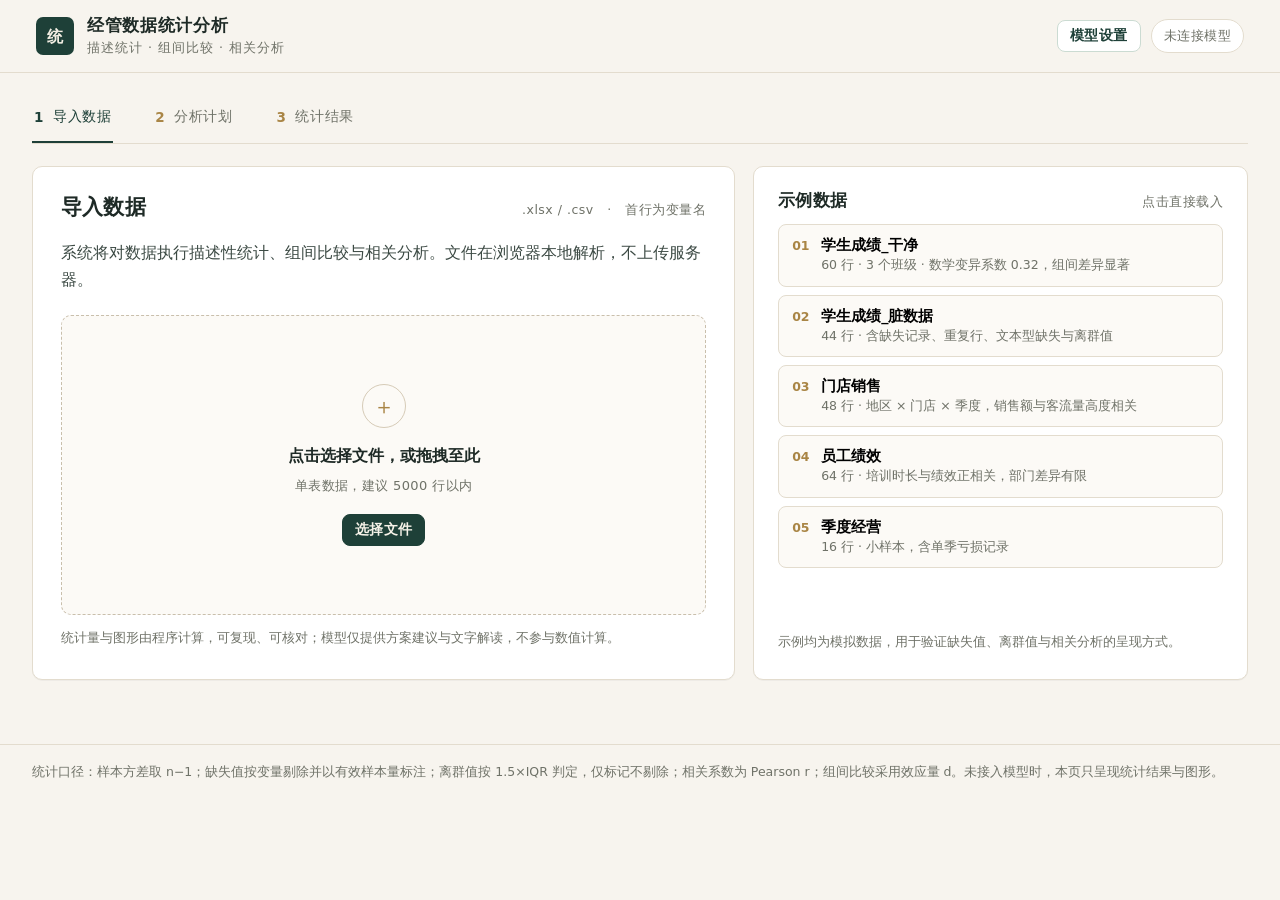
<file: src/v4.0/网站/index.html>
<!DOCTYPE html>
<html lang="zh-CN">
<head>
<meta charset="utf-8" />
<meta name="viewport" content="width=device-width, initial-scale=1" />
<title>经管数据统计分析</title>
<link rel="stylesheet" href="assets/style.css" />
</head>
<body>
<header class="topbar">
  <div class="brand">
    <span class="mark">统</span>
    <div class="brand-text">
      <h1>经管数据统计分析</h1>
      <p>描述统计 · 组间比较 · 相关分析</p>
    </div>
  </div>
  <div class="top-actions">
    <button class="btn ghost small" id="settingsBtn">模型设置</button>
    <span class="status" id="modelStatus">未连接模型</span>
  </div>
</header>

<main>
  <ol class="steps">
    <li class="active" data-step="1"><b>1</b><span>导入数据</span></li>
    <li data-step="2"><b>2</b><span>分析计划</span></li>
    <li data-step="3"><b>3</b><span>统计结果</span></li>
  </ol>

  <!-- ============ 1 导入 ============ -->
  <section class="panel" data-panel="1">
    <div class="import-grid">
      <div class="card drop-card">
        <div class="card-head">
          <h2>导入数据</h2>
          <span class="hint">.xlsx / .csv　·　首行为变量名</span>
        </div>
        <p class="lead">系统将对数据执行描述性统计、组间比较与相关分析。文件在浏览器本地解析，不上传服务器。</p>

        <div class="dropzone" id="dropzone">
          <input type="file" id="fileInput" accept=".xlsx,.csv" hidden />
          <div class="dz-icon">＋</div>
          <p class="dz-title">点击选择文件，或拖拽至此</p>
          <p class="dz-sub">单表数据，建议 5000 行以内</p>
          <button class="btn small" id="pickBtn" type="button">选择文件</button>
        </div>

        <p class="fineprint">统计量与图形由程序计算，可复现、可核对；模型仅提供方案建议与文字解读，不参与数值计算。</p>
      </div>

      <div class="card sample-card">
        <div class="card-head">
          <h3>示例数据</h3>
          <span class="hint">点击直接载入</span>
        </div>
        <div id="sampleList" class="sample-list"></div>
        <p class="fineprint">示例均为模拟数据，用于验证缺失值、离群值与相关分析的呈现方式。</p>
      </div>
    </div>
  </section>

  <!-- ============ 2 计划 ============ -->
  <section class="panel" data-panel="2" hidden>
    <div class="panel-head">
      <div>
        <h2>分析计划</h2>
        <p class="muted" id="fileMeta">—</p>
      </div>
      <button class="btn ghost small" data-goto="1">重新选择</button>
    </div>

    <div class="plan-grid">
      <div class="card">
        <div class="card-head">
          <h3>变量清单</h3>
          <span class="hint">由程序识别</span>
        </div>
        <div class="table-wrap"><table id="profileTable"></table></div>
        <p class="fineprint" id="cleanNote"></p>
      </div>

      <div class="card">
        <div class="card-head">
          <h3>分析设置</h3>
          <span class="hint">自行选择参与分析的变量</span>
        </div>

        <div class="field-block">
          <div class="field-label">数值变量 <span>不参与分析的变量不会被统计</span></div>
          <div id="numVars" class="var-chips"></div>
        </div>

        <div class="field-row">
          <label class="field"><span>分组变量</span>
            <select id="groupVar"></select>
          </label>
          <label class="field"><span>分组比较指标</span>
            <select id="groupMetric"></select>
          </label>
          <label class="field"><span>分布图变量</span>
            <select id="histVar"></select>
          </label>
        </div>

        <label class="check-row">
          <input type="checkbox" id="doCorr" checked />
          <span>计算相关系数（对所选变量两两求 Pearson r）</span>
        </label>
      </div>
    </div>

    <div class="plan-grid">
      <div class="card">
        <div class="card-head"><h3>计划预览</h3><span class="hint" id="planSourceTag">按当前设置</span></div>
        <div class="chips" id="planChips"></div>
        <p class="fineprint" id="planWarn"></p>
      </div>

      <div class="card">
        <div class="card-head"><h3>方案辅助（可选）</h3><span class="hint">语言模型</span></div>
        <p class="muted">可在当前变量范围内请模型给出分析方案，或复制提示词到其他平台。</p>
        <div class="actions">
          <button class="btn small" id="runPlanAI">模型推荐方案</button>
          <button class="btn ghost small" id="copyPlanPrompt">复制提示词</button>
          <button class="link-btn" id="togglePrompt" type="button">查看提示词</button>
        </div>
        <pre class="prompt" id="planPromptPreview" hidden></pre>
        <textarea id="planInput" rows="4" placeholder="粘贴模型返回的 JSON（可选）"></textarea>
        <div class="actions"><button class="btn ghost small" id="applyPlan">应用模型方案</button></div>
      </div>
    </div>

    <div class="footer-actions">
      <button class="btn ghost" data-goto="1">上一步</button>
      <button class="btn primary" id="computeBtn">执行分析</button>
    </div>
  </section>

  <!-- ============ 3 结果 ============ -->
  <section class="panel" data-panel="3" hidden>
    <div class="panel-head">
      <div>
        <h2>统计结果</h2>
        <p class="muted" id="resultMeta">—</p>
      </div>
      <div class="actions">
        <button class="btn ghost small" id="exportMd">导出结果</button>
        <button class="btn ghost small" data-goto="2">返回计划</button>
      </div>
    </div>

    <div class="charts" id="charts"></div>

    <div class="result-grid">
      <div class="card">
        <div class="card-head"><h3>描述统计</h3><span class="hint" id="descHint">—</span></div>
        <div class="table-wrap"><table id="descTable"></table></div>
      </div>
      <div class="card">
        <div class="card-head"><h3>相关分析</h3><span class="hint">Pearson r</span></div>
        <div class="table-wrap"><table id="corrTable"></table></div>
        <p class="fineprint" id="corrNote"></p>
      </div>
    </div>

    <div class="card" id="groupCard" hidden>
      <div class="card-head"><h3>分组统计</h3><span class="hint" id="groupHint">—</span></div>
      <div class="table-wrap"><table id="groupTable"></table></div>
      <p class="fineprint" id="groupNote"></p>
    </div>

    <div class="card ai-card">
      <div class="card-head">
        <h3>模型建议</h3>
        <span class="hint">可选 · 未接入时仅呈现统计结果</span>
      </div>
      <p class="muted">统计结果与图形由程序生成；如需具体建议与可执行方案，可调用模型或粘贴外部模型输出。模型只接收已计算的统计量。</p>
      <div class="actions">
        <button class="btn small" id="runAdviceAI">生成建议</button>
        <button class="btn ghost small" id="copyAdvicePrompt">复制提示词</button>
        <button class="link-btn" id="toggleAdvice" type="button">粘贴模型输出</button>
      </div>
      <textarea id="adviceInput" rows="5" placeholder="粘贴模型给出的建议" hidden></textarea>
      <div class="actions" id="applyAdviceRow" hidden><button class="btn ghost small" id="applyAdvice">显示</button></div>
      <div class="ai-out" id="aiAdvice"></div>
    </div>

    <div class="footer-actions">
      <button class="btn ghost" data-goto="2">返回计划</button>
      <button class="btn primary" id="restart">更换数据</button>
    </div>
  </section>
</main>

<footer class="foot">
  统计口径：样本方差取 n−1；缺失值按变量剔除并以有效样本量标注；离群值按 1.5×IQR 判定，仅标记不剔除；相关系数为 Pearson r；组间比较采用效应量 d。未接入模型时，本页只呈现统计结果与图形。
</footer>

<!-- 模型设置 -->
<div class="modal" id="settingsModal" hidden>
  <div class="modal-box">
    <div class="card-head">
      <h3>模型设置</h3>
      <span class="hint">OpenAI 兼容接口</span>
    </div>
    <p class="muted">用于生成分析方案建议与文字解读。密钥仅保存在本机浏览器，不写入页面源码。</p>
    <label class="field"><span>接口地址</span><input type="text" id="apiBase" placeholder="https://api.deepseek.com/v1" /></label>
    <label class="field"><span>模型名称</span><input type="text" id="apiModel" placeholder="deepseek-chat" /></label>
    <label class="field"><span>API Key</span><input type="password" id="apiKey" placeholder="sk-..." /></label>
    <p class="fineprint" id="apiHint"></p>
    <div class="actions right">
      <button class="btn ghost small" id="testApi">测试连接</button>
      <button class="btn small" id="saveSettings">保存</button>
      <button class="link-btn" id="closeSettings" type="button">关闭</button>
    </div>
  </div>
</div>

<script src="assets/xlsx-lite.js"></script>
<script src="assets/samples.js"></script>
<script src="assets/stat-engine.js"></script>
<script src="assets/app.js"></script>
</body>
</html>
</file>
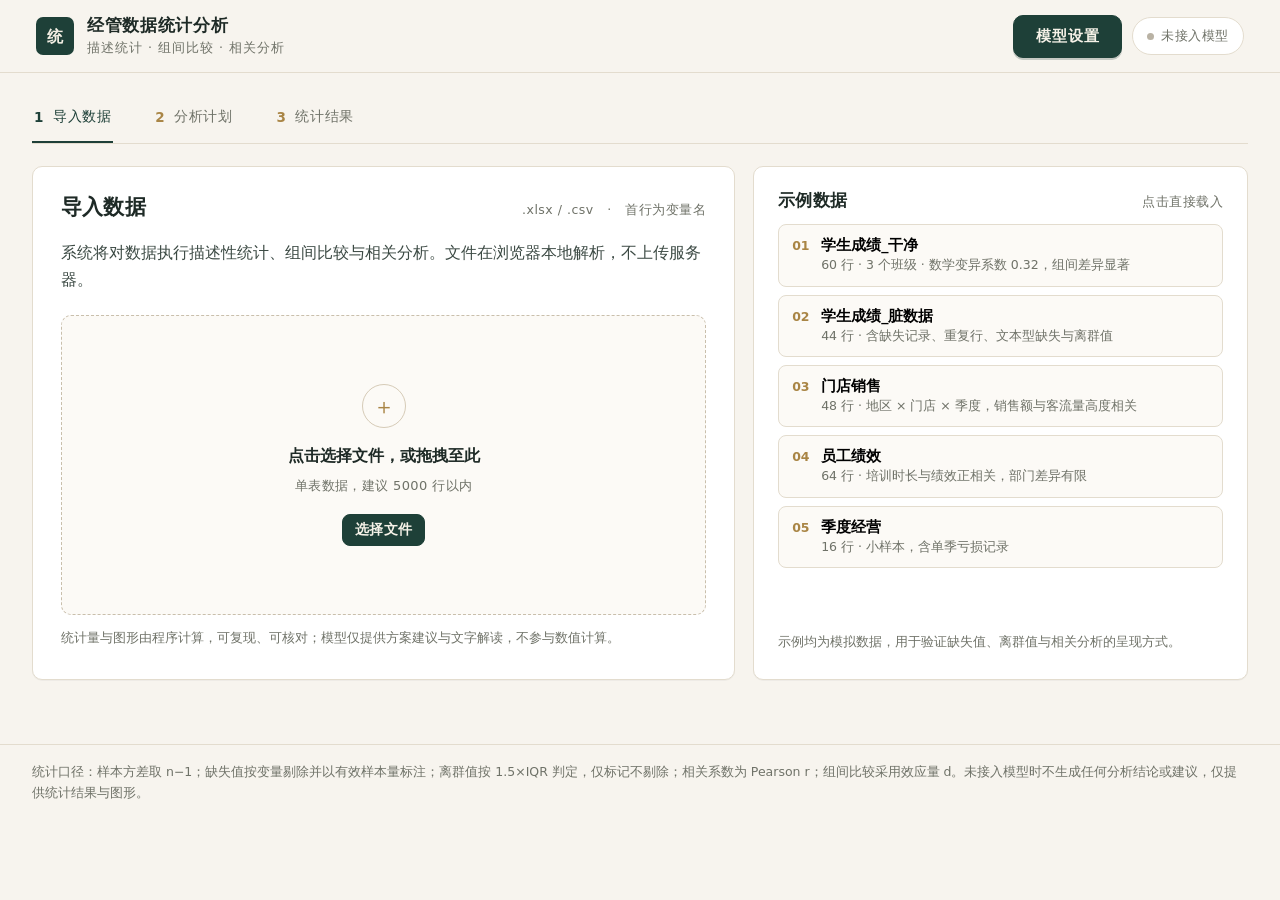
<file: src/v5.0/网站/index.html>
<!DOCTYPE html>
<html lang="zh-CN">
<head>
<meta charset="utf-8" />
<meta name="viewport" content="width=device-width, initial-scale=1" />
<title>经管数据统计分析</title>
<link rel="stylesheet" href="assets/style.css" />
</head>
<body>
<header class="topbar">
  <div class="brand">
    <span class="mark">统</span>
    <div class="brand-text">
      <h1>经管数据统计分析</h1>
      <p>描述统计 · 组间比较 · 相关分析</p>
    </div>
  </div>
  <div class="top-actions">
    <button class="btn primary" id="settingsBtn">模型设置</button>
    <span class="status" id="modelStatus">未接入模型</span>
  </div>
</header>

<main>
  <ol class="steps">
    <li class="active" data-step="1"><b>1</b><span>导入数据</span></li>
    <li data-step="2"><b>2</b><span>分析计划</span></li>
    <li data-step="3"><b>3</b><span>统计结果</span></li>
  </ol>

  <!-- ============ 1 导入 ============ -->
  <section class="panel" data-panel="1">
    <div class="import-grid">
      <div class="card drop-card">
        <div class="card-head">
          <h2>导入数据</h2>
          <span class="hint">.xlsx / .csv　·　首行为变量名</span>
        </div>
        <p class="lead">系统将对数据执行描述性统计、组间比较与相关分析。文件在浏览器本地解析，不上传服务器。</p>

        <div class="dropzone" id="dropzone">
          <input type="file" id="fileInput" accept=".xlsx,.csv" hidden />
          <div class="dz-icon">＋</div>
          <p class="dz-title">点击选择文件，或拖拽至此</p>
          <p class="dz-sub">单表数据，建议 5000 行以内</p>
          <button class="btn small" id="pickBtn" type="button">选择文件</button>
        </div>

        <p class="fineprint">统计量与图形由程序计算，可复现、可核对；模型仅提供方案建议与文字解读，不参与数值计算。</p>
      </div>

      <div class="card sample-card">
        <div class="card-head">
          <h3>示例数据</h3>
          <span class="hint">点击直接载入</span>
        </div>
        <div id="sampleList" class="sample-list"></div>
        <p class="fineprint">示例均为模拟数据，用于验证缺失值、离群值与相关分析的呈现方式。</p>
      </div>
    </div>
  </section>

  <!-- ============ 2 计划 ============ -->
  <section class="panel" data-panel="2" hidden>
    <div class="panel-head">
      <div>
        <h2>分析计划</h2>
        <p class="muted" id="fileMeta">—</p>
      </div>
      <button class="btn ghost small" data-goto="1">重新选择</button>
    </div>

    <!-- 第一行：变量清单 | 分析设置 -->
    <div class="plan-grid">
      <div class="card">
        <div class="card-head">
          <h3>变量清单</h3>
          <span class="hint">由程序识别</span>
        </div>
        <div class="table-wrap"><table id="profileTable"></table></div>
        <p class="fineprint" id="cleanNote"></p>
      </div>

      <div class="card">
        <div class="card-head">
          <h3>分析设置</h3>
          <span class="hint">自行选择参与分析的变量</span>
        </div>

        <div class="field-block">
          <div class="field-label">数值变量 <span>不参与分析的变量不会被统计</span></div>
          <div id="numVars" class="var-chips"></div>
        </div>

        <div class="field-row">
          <label class="field"><span>分组变量</span>
            <select id="groupVar"></select>
          </label>
          <label class="field"><span>分组比较指标</span>
            <select id="groupMetric"></select>
          </label>
          <label class="field"><span>分布图变量</span>
            <select id="histVar"></select>
          </label>
        </div>

        <label class="check-row">
          <input type="checkbox" id="doCorr" checked />
          <span>计算相关系数（对所选变量两两求 Pearson r）</span>
        </label>
      </div>
    </div>

    <!-- 第二行：方案辅助 | 计划预览（与分析设置上下对齐） -->
    <div class="plan-grid">
      <div class="card">
        <div class="card-head"><h3>方案辅助（可选）</h3><span class="hint">语言模型</span></div>
        <p class="muted">可在当前变量范围内请模型给出分析方案，或复制提示词到其他平台。</p>
        <div class="actions">
          <button class="btn small" id="runPlanAI">模型推荐方案</button>
          <button class="btn ghost small" id="copyPlanPrompt">复制提示词</button>
          <button class="link-btn" id="togglePrompt" type="button">查看提示词</button>
        </div>
        <pre class="prompt" id="planPromptPreview" hidden></pre>
        <textarea id="planInput" rows="4" placeholder="粘贴模型返回的 JSON（可选）"></textarea>
        <div class="actions"><button class="btn ghost small" id="applyPlan">应用模型方案</button></div>
      </div>

      <div class="card">
        <div class="card-head"><h3>计划预览</h3><span class="hint" id="planSourceTag">按当前设置</span></div>
        <div class="chips" id="planChips"></div>
        <p class="fineprint" id="planWarn"></p>
        <p class="fineprint">计划变更会同步反映在上方“分析设置”中；执行时严格按该计划计算。</p>
      </div>
    </div>

    <div class="footer-actions">
      <button class="btn ghost" data-goto="1">上一步</button>
      <button class="btn primary" id="computeBtn">执行分析</button>
    </div>
  </section>

  <!-- ============ 3 结果 ============ -->
  <section class="panel" data-panel="3" hidden>
    <div class="panel-head">
      <div>
        <h2>统计结果</h2>
        <p class="muted" id="resultMeta">—</p>
      </div>
      <div class="actions">
        <button class="btn ghost small" id="exportMd">导出结果</button>
        <button class="btn ghost small" data-goto="2">返回计划</button>
      </div>
    </div>

    <!-- 模型建议置顶 -->
    <div class="card ai-card">
      <div class="card-head">
        <h3>分析建议</h3>
        <span class="badge" id="aiBadge">未接入模型</span>
      </div>
      <div class="notice" id="aiNotice">未接入模型：不生成任何分析结论或建议，仅提供统计结果与图形。</div>
      <div class="actions">
        <button class="btn small" id="runAdviceAI">生成建议</button>
        <button class="btn ghost small" id="copyAdvicePrompt">复制提示词</button>
        <button class="link-btn" id="toggleAdvice" type="button">粘贴模型输出</button>
      </div>
      <textarea id="adviceInput" rows="5" placeholder="粘贴模型给出的建议" hidden></textarea>
      <div class="actions" id="applyAdviceRow" hidden><button class="btn ghost small" id="applyAdvice">显示</button></div>
      <div class="ai-out" id="aiAdvice"></div>
    </div>

    <div class="charts" id="charts"></div>

    <div class="result-grid">
      <div class="card">
        <div class="card-head"><h3>描述统计</h3><span class="hint" id="descHint">—</span></div>
        <div class="table-wrap"><table id="descTable"></table></div>
      </div>
      <div class="card">
        <div class="card-head"><h3>相关分析</h3><span class="hint">Pearson r</span></div>
        <div class="table-wrap"><table id="corrTable"></table></div>
        <p class="fineprint" id="corrNote"></p>
      </div>
    </div>

    <div class="card" id="groupCard" hidden>
      <div class="card-head"><h3>分组统计</h3><span class="hint" id="groupHint">—</span></div>
      <div class="table-wrap"><table id="groupTable"></table></div>
      <p class="fineprint" id="groupNote"></p>
    </div>

    <div class="footer-actions">
      <button class="btn ghost" data-goto="2">返回计划</button>
      <button class="btn primary" id="restart">更换数据</button>
    </div>
  </section>
</main>

<footer class="foot">
  统计口径：样本方差取 n−1；缺失值按变量剔除并以有效样本量标注；离群值按 1.5×IQR 判定，仅标记不剔除；相关系数为 Pearson r；组间比较采用效应量 d。未接入模型时不生成任何分析结论或建议，仅提供统计结果与图形。
</footer>

<!-- 模型设置 -->
<div class="modal" id="settingsModal" hidden>
  <div class="modal-box">
    <div class="card-head">
      <h3>模型设置</h3>
      <span class="hint">OpenAI 兼容接口</span>
    </div>
    <p class="muted">用于生成分析方案建议与文字解读。密钥仅保存在本机浏览器，不写入页面源码。</p>
    <label class="field"><span>接口地址</span><input type="text" id="apiBase" placeholder="https://api.deepseek.com/v1" /></label>
    <label class="field"><span>模型名称</span><input type="text" id="apiModel" placeholder="deepseek-chat" /></label>
    <label class="field"><span>API Key</span><input type="password" id="apiKey" placeholder="sk-..." /></label>
    <p class="fineprint" id="apiHint"></p>
    <div class="actions right">
      <button class="btn ghost small" id="testApi">测试连接</button>
      <button class="btn small" id="saveSettings">保存</button>
      <button class="link-btn" id="closeSettings" type="button">关闭</button>
    </div>
  </div>
</div>

<script src="assets/xlsx-lite.js"></script>
<script src="assets/samples.js"></script>
<script src="assets/stat-engine.js"></script>
<script src="assets/app.js"></script>
</body>
</html>
</file>
<file: src/统计分析工具/assets/style.css>
/* =========================================================
   经管数据统计分析 · v4
   配色沿用第三版：暖纸 + 墨绿 + 黄铜（不再调整）
   v4 版式调整：加大字号、减少留白、双栏铺满
   ========================================================= */
:root{
  --paper:#F7F4EE;
  --surface:#FFFFFF;
  --ink:#1E2A26;
  --ink-2:#3C4A44;
  --muted:#6F7268;
  --pine:#1E4038;
  --pine-d:#152F29;
  --pine-l:#EBF0EC;
  --brass:#A98545;
  --brass-d:#8C6B34;
  --brass-l:#F2E9D8;
  --clay:#A34A3C;
  --clay-l:#F7E9E6;
  --sage:#6E817A;
  --line:#E3DCCE;
  --line-2:#F0EBE1;
  --radius:10px;
  --shadow:0 1px 0 rgba(30,42,38,.04);
  --chart-1:#2A564A;
  --chart-2:#A98545;
  --chart-3:#A34A3C;
  --chart-4:#7C8F86;
  --sans:"Source Han Sans SC","PingFang SC","Microsoft YaHei",system-ui,-apple-system,"Segoe UI",sans-serif;
  --mono:Consolas,"SF Mono",ui-monospace,monospace;
}
*{box-sizing:border-box}
html,body{margin:0;padding:0}
body{
  background:var(--paper); color:var(--ink); font:16px/1.7 var(--sans);
  -webkit-font-smoothing:antialiased;
}
h1,h2,h3,h4{margin:0;line-height:1.35;font-weight:600;letter-spacing:.01em}
p{margin:.35em 0}
b{font-weight:600}
button{font-family:inherit}
table{font-variant-numeric:tabular-nums}

/* ---------- 顶栏 ---------- */
.topbar{
  position:sticky; top:0; z-index:20; display:flex; align-items:center; gap:18px;
  padding:14px 36px; background:rgba(247,244,238,.96); border-bottom:1px solid var(--line);
  backdrop-filter:blur(6px);
}
.brand{display:flex; align-items:center; gap:13px}
.mark{
  width:38px;height:38px;border-radius:7px;display:grid;place-items:center;
  background:var(--pine); color:#F3EEE3; font-size:16px; font-weight:600; letter-spacing:.06em;
}
.brand-text h1{font-size:17px;letter-spacing:.04em}
.brand-text p{margin:0;font-size:12.5px;color:var(--muted);letter-spacing:.08em}
.top-actions{margin-left:auto;display:flex;align-items:center;gap:10px}
.status{
  font-size:12.5px;letter-spacing:.04em;color:var(--muted);
  border:1px solid var(--line);border-radius:999px;padding:5px 12px;background:var(--surface);
}
.status.on{color:var(--pine);border-color:#C9D8CF;background:var(--pine-l)}

/* ---------- 布局 ---------- */
main{max-width:1280px;margin:0 auto;padding:22px 32px 64px}
.steps{display:flex;gap:0;list-style:none;padding:0;margin:0 0 22px;border-bottom:1px solid var(--line)}
.steps li{
  display:flex;align-items:center;gap:9px;padding:10px 2px 12px;margin-right:40px;
  font-size:14px;color:var(--muted);letter-spacing:.04em;border-bottom:2px solid transparent;
}
.steps li b{font-weight:600;color:var(--brass);font-size:13.5px}
.steps li.active{color:var(--pine);border-bottom-color:var(--pine)}
.steps li.active b{color:var(--pine)}
.steps li.done b{color:var(--sage)}

.card{
  background:var(--surface);border:1px solid var(--line);border-radius:var(--radius);
  padding:22px 24px;margin-bottom:18px;box-shadow:var(--shadow);
}
.card-head{display:flex;align-items:baseline;justify-content:space-between;gap:12px;margin-bottom:12px}
.card-head h2{font-size:21px}
.card-head h3{font-size:17px}
.hint{font-size:12.5px;color:var(--muted);letter-spacing:.04em}
.muted{color:var(--muted)}
.fineprint{font-size:12.5px;line-height:1.7;color:var(--muted);margin-top:12px}
.lead{color:var(--ink-2);max-width:820px;font-size:16px}

/* ---------- 导入：双栏铺满 ---------- */
.import-grid{display:grid;grid-template-columns:1.35fr .95fr;gap:18px;align-items:stretch}
.drop-card{display:flex;flex-direction:column;margin-bottom:0;padding:26px 28px}
.sample-card{margin-bottom:0;display:flex;flex-direction:column}
.dropzone{
  flex:1;min-height:300px;border:1px dashed #C9BFAC;border-radius:10px;background:#FCFAF6;
  display:flex;flex-direction:column;align-items:center;justify-content:center;gap:6px;
  text-align:center;cursor:pointer;transition:.15s;margin-top:16px;
}
.dropzone:hover,.dropzone.hover{border-color:var(--pine);background:var(--pine-l)}
.dz-icon{width:44px;height:44px;border-radius:50%;border:1px solid #D6CBB7;display:grid;place-items:center;color:var(--brass);font-size:22px}
.dz-title{margin:8px 0 0;font-size:16px;font-weight:600}
.dz-sub{margin:0 0 10px;font-size:13px;color:var(--muted);letter-spacing:.03em}

.sample-list{display:flex;flex-direction:column;gap:8px;flex:1}
.sample{
  display:flex;align-items:flex-start;gap:11px;text-align:left;cursor:pointer;
  background:#FCFAF6;border:1px solid var(--line);border-radius:8px;padding:11px 13px;transition:.15s;
}
.sample:hover{border-color:var(--pine);background:var(--pine-l)}
.sample .no{font-size:12.5px;color:var(--brass);font-weight:600;min-width:18px;padding-top:2px}
.sample .nm{font-size:14.5px;font-weight:600}
.sample .ds{font-size:12.5px;color:var(--muted);line-height:1.55}

/* ---------- 按钮 / 控件 ---------- */
.btn{
  border:1px solid var(--pine);background:var(--pine);color:#F6F2E8;
  padding:9px 18px;border-radius:8px;font-size:14.5px;font-weight:600;cursor:pointer;transition:.15s;letter-spacing:.03em;
}
.btn:hover{background:var(--pine-d);border-color:var(--pine-d)}
.btn:disabled{opacity:.5;cursor:not-allowed}
.btn.ghost{background:var(--surface);color:var(--pine);border-color:#CBDBD2}
.btn.ghost:hover{background:var(--pine-l)}
.btn.small{padding:6px 12px;font-size:13.5px}
.btn.primary{padding:10px 22px}
.link-btn{border:0;background:none;color:var(--sage);font-size:13.5px;cursor:pointer;text-decoration:underline;text-underline-offset:3px;padding:4px 2px}
.link-btn:hover{color:var(--pine)}
.actions{display:flex;gap:9px;flex-wrap:wrap;align-items:center;margin:10px 0}
.actions.right{justify-content:flex-end}
.footer-actions{display:flex;justify-content:space-between;gap:10px;margin-top:6px}

.panel-head{display:flex;justify-content:space-between;align-items:flex-start;gap:12px;margin-bottom:16px}
.panel-head h2{font-size:22px}
.panel-head .muted{font-size:13px;margin-top:4px}

/* ---------- 计划 ---------- */
.plan-grid{display:grid;grid-template-columns:1fr 1fr;gap:18px}
.field-block{margin-bottom:14px}
.field-label{font-size:13.5px;color:var(--ink-2);margin-bottom:7px}
.field-label span{color:var(--muted);font-size:12.5px;margin-left:6px}
.var-chips{display:flex;flex-wrap:wrap;gap:8px}
.var-chip{
  display:inline-flex;align-items:center;gap:7px;border:1px solid var(--line);border-radius:8px;
  padding:7px 12px;font-size:14px;background:#FCFAF6;cursor:pointer;user-select:none;
}
.var-chip.on{border-color:var(--pine);background:var(--pine-l);color:var(--pine)}
.var-chip input{accent-color:var(--pine);width:15px;height:15px}
.field-row{display:grid;grid-template-columns:1fr 1fr 1fr;gap:12px}
.field{display:block}
.field span{display:block;font-size:12.5px;color:var(--ink-2);margin-bottom:5px}
.field select,.field input{
  width:100%;padding:8px 10px;border:1px solid var(--line);border-radius:7px;font-size:14px;
  background:#FCFAF6;color:var(--ink);font-family:inherit;
}
.field select:focus,.field input:focus{outline:2px solid #D8E2DB;border-color:var(--pine)}
.check-row{display:flex;align-items:center;gap:8px;font-size:14px;color:var(--ink-2);margin-top:4px}
.check-row input{accent-color:var(--pine);width:15px;height:15px}

.prompt{
  white-space:pre-wrap;max-height:220px;overflow:auto;background:#FCFAF6;border:1px solid var(--line);
  border-radius:8px;padding:11px;font:12px/1.65 var(--mono);color:var(--ink-2);margin:9px 0;
}
textarea{
  width:100%;border:1px solid var(--line);border-radius:8px;padding:10px;font:13px/1.6 var(--mono);
  color:var(--ink-2);background:#FCFAF6;resize:vertical;
}
textarea:focus{outline:2px solid #D8E2DB;border-color:var(--pine)}
.chips{display:flex;flex-wrap:wrap;gap:8px}
.chip{border:1px solid var(--line);border-radius:6px;padding:7px 11px;font-size:13px;background:#FCFAF6;flex:1 1 45%}
.chip b{display:block;font-size:11.5px;letter-spacing:.1em;color:var(--muted);font-weight:600;margin-bottom:2px}
.chip span{color:var(--ink-2)}

/* ---------- 表格 ---------- */
.table-wrap{overflow:auto;border:1px solid var(--line);border-radius:8px;margin:8px 0}
table{border-collapse:collapse;width:100%;font-size:13.5px;background:var(--surface)}
th,td{padding:9px 12px;text-align:left;border-bottom:1px solid var(--line-2);white-space:nowrap}
th{background:#FAF6EE;color:var(--pine);font-weight:600;letter-spacing:.03em;font-size:13px}
td.num{text-align:right}
tbody tr:last-child td{border-bottom:0}
tbody tr:hover td{background:#FCFAF6}

/* ---------- 结果 ---------- */
.charts{display:grid;grid-template-columns:1fr 1fr;gap:18px;margin-bottom:18px;align-items:start}
.chart-card{background:var(--surface);border:1px solid var(--line);border-radius:var(--radius);padding:18px 20px;box-shadow:var(--shadow)}
.chart-title{font-size:14.5px;font-weight:600;color:var(--ink)}
.chart-sub{font-size:12.5px;color:var(--muted);margin:3px 0 10px}
svg.chart{width:100%;height:auto;display:block}
.axis{stroke:#E3DCCE;stroke-width:1}
.tick{fill:#8B8878;font-size:11px}
.lbl{fill:#3C4A44;font-size:12px}

.result-grid{display:grid;grid-template-columns:1.15fr .85fr;gap:18px}
.ai-out{white-space:pre-wrap;font-size:14.5px;line-height:1.85;background:#FCFAF6;border:1px solid var(--line);border-radius:8px;padding:14px;margin-top:10px}
.ai-out:empty{display:none}

/* ---------- 弹窗 ---------- */
.modal{position:fixed;inset:0;background:rgba(24,32,28,.42);display:flex;align-items:center;justify-content:center;z-index:50;padding:16px}
.modal[hidden]{display:none}
.modal-box{background:var(--surface);border-radius:12px;padding:24px 26px;width:min(560px,94vw);border:1px solid var(--line)}
.modal-box .field{margin:10px 0}

.foot{max-width:1280px;margin:0 auto;padding:16px 32px 32px;color:var(--muted);font-size:12.5px;line-height:1.75;border-top:1px solid var(--line)}

.toast{
  position:fixed;left:50%;bottom:26px;transform:translateX(-50%) translateY(8px);
  background:var(--pine-d);color:#F6F2E8;padding:10px 18px;border-radius:8px;font-size:13.5px;
  opacity:0;pointer-events:none;transition:.2s;z-index:99;max-width:80vw;
}
.toast.show{opacity:1;transform:translateX(-50%)}

@media (max-width:1000px){
  .import-grid,.plan-grid,.result-grid,.charts{grid-template-columns:1fr}
  .field-row{grid-template-columns:1fr}
  main{padding:16px 16px 40px}
  .topbar{padding:12px 18px;flex-wrap:wrap}
  .steps li{margin-right:20px}
}

@media print{
  .topbar,.steps,.footer-actions,.actions,.foot{display:none!important}
  body{background:#fff}
  .card,.chart-card{border:0;padding:0;margin:0 0 14px}
  .charts{grid-template-columns:1fr 1fr}
}


/* ================= v5 增补：模型入口强化 / 表头对齐 / 提示条 ================= */
.top-actions .btn.primary{
  font-size:15px;padding:11px 22px;border-radius:10px;letter-spacing:.05em;
  box-shadow:0 2px 0 rgba(21,47,41,.22);
}
.status{display:inline-flex;align-items:center;gap:7px;font-size:13px;padding:7px 14px}
.status::before{content:"";width:7px;height:7px;border-radius:50%;background:#B9B2A4;display:block}
.status.on::before{background:#3E7C62}
.badge{font-size:12px;padding:3px 10px;border-radius:999px;border:1px solid var(--line);color:var(--muted);background:#FCFAF6;white-space:nowrap}
.badge.on{color:var(--pine);border-color:#C9D8CF;background:var(--pine-l)}
.notice{
  border-left:3px solid var(--brass);background:var(--brass-l);color:#6B5527;
  font-size:13.5px;line-height:1.7;padding:10px 14px;border-radius:0 8px 8px 0;margin:2px 0 8px;
}
th.num{text-align:right}
th,td{vertical-align:middle}
.ai-card .actions{margin-top:6px}


/* v5：hidden 属性优先，避免被 display:flex 覆盖 */
[hidden]{display:none!important}


/* ================= v6：模式切换 / 单变量选择 / 接入向导 ================= */
.mode-switch{display:inline-flex;border:1px solid var(--line);border-radius:8px;overflow:hidden;margin:2px 0 8px;background:#FCFAF6}
.mode-switch button{
  border:0;background:transparent;padding:7px 16px;font-size:13.5px;color:var(--muted);
  cursor:pointer;font-family:inherit;letter-spacing:.03em;
}
.mode-switch button + button{border-left:1px solid var(--line)}
.mode-switch button.on{background:var(--pine);color:#F6F2E8;font-weight:600}
.mode-hint{font-size:12.5px;color:var(--muted);margin:0 0 12px}
.wide-select{
  width:100%;padding:9px 10px;border:1px solid var(--line);border-radius:7px;font-size:14.5px;
  background:#FCFAF6;color:var(--ink);font-family:inherit;
}
.wide-select:focus{outline:2px solid #D8E2DB;border-color:var(--pine)}
.guide{margin:6px 0 4px;border-top:1px dashed var(--line);padding-top:8px}
.guide summary{cursor:pointer;font-size:13px;color:var(--pine);font-weight:600;padding:3px 0}
.guide ol{margin:6px 0 4px;padding-left:20px;font-size:13px;line-height:1.85;color:var(--ink-2)}
.guide code{font-family:Consolas,monospace;font-size:12.5px;background:var(--brass-l);padding:1px 5px;border-radius:4px;color:#6B5527}
</file>
<file: src/v1.0/网站/assets/style.css>
:root{
  --green:#1F6F5C; --green-d:#153F36; --green-l:#E9F2EE;
  --ink:#1C2A26; --ink-2:#3E514B; --muted:#71827C;
  --bg:#F5F8F6; --card:#FFFFFF; --line:#E2EAE6; --line-2:#EFF4F1;
  --amber:#B7791F; --amber-l:#FBF3E3; --red:#B23B3B; --red-l:#FBECEC;
  --blue:#2F5F8C; --blue-l:#EDF3F9;
  --radius:14px; --shadow:0 1px 2px rgba(23,51,43,.05), 0 8px 24px rgba(23,51,43,.06);
}
*{box-sizing:border-box}
html,body{margin:0;padding:0}
body{
  background:var(--bg); color:var(--ink);
  font-family:"PingFang SC","Microsoft YaHei","Hiragino Sans GB",system-ui,-apple-system,"Segoe UI",sans-serif;
  font-size:15px; line-height:1.68; -webkit-font-smoothing:antialiased;
}
h1,h2,h3,h4{font-weight:700; line-height:1.32; margin:0}
p{margin:.4em 0}
ul,ol{margin:.4em 0; padding-left:1.2em}
b{font-weight:700}
em{font-style:normal}
button{font-family:inherit}

/* ---------- 顶栏 ---------- */
.topbar{
  position:sticky; top:0; z-index:20; display:flex; align-items:center; gap:20px;
  padding:12px 28px; background:rgba(255,255,255,.94); backdrop-filter:blur(8px);
  border-bottom:1px solid var(--line);
}
.brand{display:flex; align-items:center; gap:12px; min-width:250px}
.logo{
  width:40px; height:40px; border-radius:11px; display:grid; place-items:center;
  background:linear-gradient(145deg,var(--green),#2C8C74); color:#fff; font-weight:700; font-size:19px;
  box-shadow:0 4px 12px rgba(31,111,92,.28);
}
.brand h1{font-size:16.5px; letter-spacing:.2px}
.brand h1 em{color:var(--muted); font-weight:500; font-size:12px; margin-left:4px}
.brand p{margin:0; font-size:12px; color:var(--muted)}
.tabs{display:flex; gap:6px; margin-left:auto}
.tab{
  border:0; background:transparent; color:var(--ink-2); padding:8px 14px;
  border-radius:9px; cursor:pointer; font-size:14px; font-weight:600;
}
.tab:hover{background:var(--green-l); color:var(--green)}
.tab.active{background:var(--green); color:#fff}
.badge{
  font-size:12px; color:var(--green); background:var(--green-l);
  padding:6px 10px; border-radius:999px; white-space:nowrap;
}

/* ---------- 布局 ---------- */
main{max-width:1140px; margin:0 auto; padding:22px 22px 60px}
.view{animation:fade .25s ease}
@keyframes fade{from{opacity:0; transform:translateY(4px)} to{opacity:1; transform:none}}
.panel{animation:fade .25s ease}
.steps{
  display:flex; gap:8px; list-style:none; padding:0; margin:6px 0 18px;
  counter-reset:s;
}
.steps li{
  flex:1; display:flex; align-items:center; gap:9px; padding:9px 12px;
  background:var(--card); border:1px solid var(--line); border-radius:11px;
  font-size:13.5px; color:var(--muted); font-weight:600;
}
.steps li b{
  width:22px; height:22px; border-radius:50%; display:grid; place-items:center;
  background:var(--line-2); color:var(--muted); font-size:12px;
}
.steps li.active{border-color:var(--green); color:var(--green); background:var(--green-l)}
.steps li.active b{background:var(--green); color:#fff}
.steps li.done b{background:#CFE3DB; color:var(--green)}

.hero{display:grid; grid-template-columns:1.05fr .95fr; gap:24px; align-items:stretch; margin-bottom:18px}
.hero-text{padding:8px 4px}
.hero-text h2{font-size:27px; letter-spacing:-.2px}
.hero-text p{color:var(--ink-2)}
.pills{list-style:none; padding:0; display:flex; flex-wrap:wrap; gap:8px; margin-top:14px}
.pills li{
  font-size:12.5px; color:var(--green); background:var(--green-l);
  border:1px solid #D6E7E0; padding:5px 10px; border-radius:999px;
}
.dropzone{
  border:2px dashed #C7D8D1; border-radius:var(--radius); background:#FBFDFC;
  padding:26px 20px; text-align:center; display:flex; flex-direction:column;
  align-items:center; justify-content:center; gap:6px; transition:.18s; cursor:pointer;
}
.dropzone.hover{border-color:var(--green); background:var(--green-l); transform:translateY(-1px)}
.dz-icon{
  width:46px; height:46px; border-radius:50%; background:var(--green-l); color:var(--green);
  display:grid; place-items:center; font-size:24px; font-weight:400; margin-bottom:4px;
}
.dz-title{font-weight:700; margin:0}
.dz-sub{color:var(--muted); font-size:12.5px; margin:0 0 6px}

.grid-2{display:grid; grid-template-columns:1fr 1fr; gap:16px}
.grid-3{display:grid; grid-template-columns:repeat(3,1fr); gap:16px}
.card{
  background:var(--card); border:1px solid var(--line); border-radius:var(--radius);
  padding:18px 20px; box-shadow:var(--shadow); margin-bottom:16px;
}
.card h3{font-size:15px; margin-bottom:8px}
.card.center{display:flex; flex-direction:column; align-items:center; justify-content:center}
.muted{color:var(--muted)}
.tiny{font-size:12px}
.lead{font-size:16px; color:var(--ink-2); max-width:820px}

/* ---------- 表单 ---------- */
.field{display:block; margin:10px 0}
.field span{display:block; font-size:13px; font-weight:600; color:var(--ink-2); margin-bottom:4px}
.field input{
  width:100%; padding:9px 11px; border:1px solid var(--line); border-radius:9px;
  font-size:14px; font-family:inherit; color:var(--ink); background:#FCFDFD;
}
.field input:focus{outline:2px solid #BFDCD2; border-color:var(--green)}
.field small{display:block; color:var(--muted); font-size:11.5px; margin-top:4px}

.btn{
  border:1px solid var(--green); background:var(--green); color:#fff;
  padding:9px 18px; border-radius:10px; font-size:14px; font-weight:600; cursor:pointer;
  transition:.15s;
}
.btn:hover{background:var(--green-d); border-color:var(--green-d)}
.btn.ghost{background:#fff; color:var(--green); border-color:#CFE0D9}
.btn.ghost:hover{background:var(--green-l)}
.btn:disabled{opacity:.55; cursor:not-allowed}
.btn.small{padding:6px 12px; font-size:13px}
.actions{display:flex; gap:8px; flex-wrap:wrap}
.footer-actions{display:flex; justify-content:space-between; gap:10px; margin-top:8px}

/* ---------- 示例 ---------- */
.sample-list{display:flex; flex-direction:column; gap:8px; margin-top:6px}
.sample{
  display:flex; align-items:center; gap:12px; text-align:left; width:100%;
  background:#FBFDFC; border:1px solid var(--line); border-radius:11px;
  padding:10px 12px; cursor:pointer; transition:.15s;
}
.sample:hover{border-color:var(--green); background:var(--green-l)}
.sample .s-ico{
  width:32px; height:32px; border-radius:8px; background:var(--green-l); color:var(--green);
  display:grid; place-items:center; font-size:13px; font-weight:700; flex:none;
}
.sample .s-name{font-weight:700; font-size:13.5px}
.sample .s-desc{font-size:12px; color:var(--muted)}

/* ---------- 体检 ---------- */
.panel-head{display:flex; align-items:flex-start; justify-content:space-between; gap:12px; margin-bottom:14px}
.panel-head h2{font-size:22px}
.health-grid{grid-template-columns:.9fr 1.1fr}
.score-ring{position:relative; width:150px; height:150px; margin:4px auto 10px}
.score-ring svg{width:100%; height:100%; transform:rotate(-90deg)}
.ring-bg{fill:none; stroke:#EDF3F0; stroke-width:9}
.ring-fg{fill:none; stroke:var(--green); stroke-width:9; stroke-linecap:round; stroke-dasharray:327; stroke-dashoffset:327; transition:stroke-dashoffset .8s ease}
.score-num{position:absolute; inset:0; display:flex; flex-direction:column; align-items:center; justify-content:center; gap:0}
.score-num b{font-size:34px; line-height:1.1; color:var(--green-d)}
.score-num span{font-size:11.5px; color:var(--muted)}
.bars{width:100%; display:grid; gap:8px; margin-top:6px}
.bar-row{display:grid; grid-template-columns:72px 1fr 48px; gap:8px; align-items:center; font-size:12px; color:var(--muted)}
.bar{height:7px; background:var(--line-2); border-radius:99px; overflow:hidden}
.bar i{display:block; height:100%; background:var(--green); border-radius:99px; transition:width .6s}
.bar-row b{color:var(--ink); text-align:right; font-size:12px}

.issues{list-style:none; padding:0; margin:0; display:grid; gap:8px; max-height:330px; overflow:auto}
.issues li{display:flex; gap:10px; align-items:flex-start; padding:9px 10px; border-radius:10px; background:#FBFDFC; border:1px solid var(--line-2)}
.issues li .dot{width:8px; height:8px; border-radius:50%; margin-top:7px; flex:none; background:var(--amber)}
.issues li.high .dot{background:var(--red)}
.issues li.low .dot{background:#9CB3AB}
.issues .i-title{font-weight:700; font-size:13px}
.issues .i-detail{font-size:12px; color:var(--muted); line-height:1.55}
.issues .i-count{margin-left:auto; font-size:12px; font-weight:700; color:var(--ink-2); background:var(--line-2); padding:1px 8px; border-radius:99px; white-space:nowrap}

.chips{display:flex; flex-wrap:wrap; gap:8px}
.chip{background:var(--green-l); border:1px solid #D8E8E1; border-radius:9px; padding:6px 10px; font-size:12.5px}
.chip b{color:var(--green-d)}
.chip span{color:var(--muted)}

.plan-list{display:grid; gap:10px}
.plan-item{border:1px solid var(--line); border-radius:11px; padding:12px 14px; background:#FCFDFD}
.plan-item.on{border-color:#CFE3DB; background:#FBFDFC}
.plan-head{display:flex; gap:10px; align-items:flex-start}
.plan-head input{margin-top:5px; accent-color:var(--green); width:15px; height:15px}
.plan-head .p-title{font-weight:700; font-size:13.5px}
.plan-head .p-reason{font-size:12px; color:var(--muted)}
.plan-actions{margin-top:6px; padding-left:25px; display:grid; gap:3px}
.plan-actions div{font-size:12.5px; color:var(--ink-2)}
.plan-actions .from{color:var(--muted)}
.risk{margin-top:10px; background:var(--amber-l); border:1px solid #F0E1C6; border-radius:10px; padding:10px 12px; font-size:12.5px; color:#7A5A16}
.risk ul{margin:4px 0 0; padding-left:18px}

.kpis{display:grid; grid-template-columns:repeat(4,1fr); gap:12px; margin-bottom:16px}
.kpi{background:var(--card); border:1px solid var(--line); border-radius:12px; padding:14px 16px; box-shadow:var(--shadow)}
.kpi .k-label{font-size:12px; color:var(--muted)}
.kpi .k-value{font-size:23px; font-weight:700; color:var(--green-d); line-height:1.25; margin-top:2px}
.kpi .k-value small{font-size:12px; font-weight:600; color:var(--muted); margin-left:3px}
.kpi .k-foot{font-size:11.5px; color:var(--muted); margin-top:2px}

.stat-grid{display:grid; grid-template-columns:repeat(4,1fr); gap:10px}
.stat{background:#FBFDFC; border:1px solid var(--line-2); border-radius:10px; padding:10px 12px}
.stat b{display:block; font-size:18px; color:var(--green-d)}
.stat span{font-size:12px; color:var(--muted)}

.table-wrap{overflow:auto; border:1px solid var(--line); border-radius:10px; margin-top:8px}
table{border-collapse:collapse; width:100%; font-size:12.5px; background:#fff}
th,td{padding:7px 10px; text-align:left; border-bottom:1px solid var(--line-2); white-space:nowrap}
th{background:var(--green-l); color:var(--green-d); font-weight:700; position:sticky; top:0}
tr:last-child td{border-bottom:0}
tbody tr:hover td{background:#FBFDFC}
td.num{text-align:right; font-variant-numeric:tabular-nums}
.flag{display:inline-block; font-size:11px; padding:1px 6px; border-radius:6px; background:var(--amber-l); color:#8A5A00; margin-right:4px}

.charts .card{padding:14px}
.chart-title{font-size:13px; font-weight:700; color:var(--ink-2); margin-bottom:4px}
.chart-sub{font-size:11.5px; color:var(--muted); margin-bottom:6px}
svg.chart{width:100%; height:auto; display:block}
.axis{stroke:#DCE6E1; stroke-width:1}
.axis-label{fill:#8A9A94; font-size:9px}
.line{fill:none; stroke:var(--green); stroke-width:2}
.area{fill:url(#gArea); opacity:.55}
.bar-r{fill:#2F8C74}
.bar-r:hover{fill:var(--green-d)}
.donut-bg{fill:none; stroke:#EDF3F0; stroke-width:14}
.donut-fg{fill:none; stroke:var(--green); stroke-width:14; stroke-linecap:round}

.report-card{padding:18px 22px}
.report-tabs{display:flex; gap:6px; border-bottom:1px solid var(--line); margin:-4px 0 12px}
.rtab{border:0; background:transparent; padding:8px 12px; font-size:13.5px; font-weight:600; color:var(--muted); cursor:pointer; border-bottom:2px solid transparent}
.rtab.active{color:var(--green); border-bottom-color:var(--green)}
.report-body h1{font-size:21px; margin:4px 0 10px}
.report-body h2{font-size:16px; margin:18px 0 8px; color:var(--green-d)}
.report-body table{margin:8px 0}
.report-body blockquote{margin:6px 0; padding:6px 12px; border-left:3px solid #CFE3DB; color:var(--muted); background:#FBFDFC}
.report-src{white-space:pre-wrap; font-family:Consolas,ui-monospace,monospace; font-size:12px; background:#FBFDFC; border:1px solid var(--line); border-radius:10px; padding:12px; max-height:560px; overflow:auto}
.ai-grid{display:grid; grid-template-columns:repeat(3,1fr); gap:10px}
.ai-out{margin-top:10px; font-size:14px; white-space:pre-wrap}
.ai-out:empty{display:none}

.figure{margin:10px 0 18px}
.figure img{width:100%; border:0; border-radius:12px; display:block}
.figure figcaption{font-size:12px; color:var(--muted); text-align:center; margin-top:6px}

.prompt-box{border:1px solid var(--line); border-radius:10px; padding:8px 12px; margin:8px 0; background:#FCFDFD}
.prompt-box summary{cursor:pointer; font-weight:600; font-size:13.5px; color:var(--green-d)}
.prompt-box pre{white-space:pre-wrap; font-size:12px; line-height:1.6; color:var(--ink-2); margin:8px 0 4px; max-height:360px; overflow:auto}

.defs li{margin:5px 0; font-size:13.5px}
.callout{margin-top:8px; padding:12px 14px; background:var(--blue-l); border:1px solid #D6E4F1; border-radius:11px; font-size:13px; color:#26445F}

.foot{display:flex; justify-content:space-between; max-width:1140px; margin:0 auto; padding:16px 22px 30px; color:var(--muted); font-size:12px; border-top:1px solid var(--line)}

/* toast */
.toast{
  position:fixed; left:50%; bottom:28px; transform:translateX(-50%) translateY(12px);
  background:var(--green-d); color:#fff; padding:10px 18px; border-radius:10px;
  font-size:13.5px; opacity:0; pointer-events:none; transition:.25s; z-index:99; max-width:80vw;
}
.toast.show{opacity:1; transform:translateX(-50%)}

@media (max-width:900px){
  .hero{grid-template-columns:1fr}
  .grid-2,.grid-3{grid-template-columns:1fr}
  .kpis,.stat-grid{grid-template-columns:repeat(2,1fr)}
  .ai-grid{grid-template-columns:1fr}
  .topbar{flex-wrap:wrap; gap:10px; padding:10px 16px}
  .tabs{width:100%; overflow:auto}
  .badge{display:none}
  main{padding:16px 14px 40px}
  .steps li span{display:none}
  .steps li{justify-content:center}
}

@media print{
  .topbar,.steps,.footer-actions,.report-tabs,.actions,.foot,.charts,.kpis{display:none!important}
  body{background:#fff}
  .card{border:0; box-shadow:none; padding:0}
  main{max-width:none; padding:0}
}
</file>
<file: src/v2.0/网站/assets/style.css>
:root{
  --ink:#1B2A26; --ink2:#3D4F49; --muted:#6F8079; --line:#E2EAE6; --line2:#F0F5F2;
  --bg:#F5F8F6; --card:#fff; --green:#1F6F5C; --green-d:#153F36; --green-l:#E9F2EE;
  --amber:#B7791F; --amber-l:#FBF3E3; --red:#B23B3B; --red-l:#FCEDEC;
  --radius:12px; --shadow:0 1px 2px rgba(23,51,43,.05), 0 6px 18px rgba(23,51,43,.06);
}
*{box-sizing:border-box}
body{margin:0;background:var(--bg);color:var(--ink);font:15px/1.7 "PingFang SC","Microsoft YaHei",system-ui,sans-serif}
h1,h2,h3,h4{margin:0;line-height:1.35}
p{margin:.4em 0}
b{font-weight:700}
button{font-family:inherit}

.topbar{position:sticky;top:0;z-index:20;display:flex;align-items:center;gap:16px;padding:11px 24px;background:rgba(255,255,255,.95);border-bottom:1px solid var(--line);backdrop-filter:blur(6px)}
.brand{display:flex;align-items:center;gap:11px}
.logo{width:38px;height:38px;border-radius:10px;display:grid;place-items:center;background:linear-gradient(145deg,var(--green),#2C8C74);color:#fff;font-weight:700}
.brand h1{font-size:16px}
.brand h1 small{font-size:11px;color:var(--muted);font-weight:500;margin-left:4px}
.brand p{margin:0;font-size:12px;color:var(--muted)}
.top-actions{margin-left:auto;display:flex;align-items:center;gap:10px}
.pill{font-size:12px;padding:5px 10px;border-radius:999px;background:var(--green-l);color:var(--green);white-space:nowrap}
.pill.ai{background:#EAF1FA;color:#2F5F8C}

main{max-width:1180px;margin:0 auto;padding:18px 20px 50px}
.steps{display:flex;gap:8px;list-style:none;padding:0;margin:4px 0 16px}
.steps li{flex:1;display:flex;align-items:center;gap:8px;padding:8px 12px;background:#fff;border:1px solid var(--line);border-radius:10px;font-size:13.5px;color:var(--muted);font-weight:600}
.steps li b{width:21px;height:21px;border-radius:50%;display:grid;place-items:center;background:var(--line2);color:var(--muted);font-size:12px}
.steps li.active{border-color:var(--green);background:var(--green-l);color:var(--green)}
.steps li.active b{background:var(--green);color:#fff}
.steps li.done b{background:#CFE3DB;color:var(--green)}

.card{background:#fff;border:1px solid var(--line);border-radius:var(--radius);padding:16px 18px;box-shadow:var(--shadow);margin-bottom:14px}
.card h3{font-size:15px;margin-bottom:8px}
.hero{display:grid;grid-template-columns:1.1fr .9fr;gap:18px;margin-bottom:14px}
.hero h2{font-size:24px;letter-spacing:-.2px}
.hero p{color:var(--ink2)}
.pills{list-style:none;display:flex;flex-wrap:wrap;gap:7px;padding:0;margin:10px 0 0}
.pills li{font-size:12px;padding:4px 9px;border-radius:999px;background:var(--green-l);color:var(--green);border:1px solid #D7E7E0}
.dropzone{border:2px dashed #C7D8D1;border-radius:12px;background:#FBFDFC;display:flex;flex-direction:column;align-items:center;justify-content:center;gap:5px;padding:20px;text-align:center;cursor:pointer;transition:.15s}
.dropzone.hover{border-color:var(--green);background:var(--green-l)}
.dz-icon{width:40px;height:40px;border-radius:50%;background:var(--green-l);color:var(--green);display:grid;place-items:center;font-size:21px}
.dz-title{font-weight:700;margin:0;font-size:14px}
.dz-sub{margin:0 0 4px;color:var(--muted);font-size:12px}

.grid-2{display:grid;grid-template-columns:1fr 1fr;gap:14px}
.panel-head{display:flex;justify-content:space-between;align-items:flex-start;gap:10px;margin-bottom:12px}
.panel-head h2{font-size:21px}
.muted{color:var(--muted)}
.tiny{font-size:12px}
.warn{color:var(--amber);font-size:12.5px;min-height:1em;margin:6px 0 0}

.btn{border:1px solid var(--green);background:var(--green);color:#fff;padding:8px 16px;border-radius:9px;font-size:14px;font-weight:600;cursor:pointer;transition:.15s}
.btn:hover{background:var(--green-d)}
.btn.ghost{background:#fff;color:var(--green);border-color:#CFE0D9}
.btn.ghost:hover{background:var(--green-l)}
.btn.small{padding:5px 11px;font-size:13px}
.btn.primary{padding:9px 20px}
.actions{display:flex;gap:8px;flex-wrap:wrap;margin:6px 0}
.actions.right{justify-content:flex-end}
.footer-actions{display:flex;justify-content:space-between;margin-top:6px}

.sample-list{display:flex;flex-direction:column;gap:7px;margin-top:4px}
.sample{display:flex;gap:10px;align-items:flex-start;text-align:left;background:#FBFDFC;border:1px solid var(--line);border-radius:10px;padding:8px 11px;cursor:pointer;transition:.15s}
.sample:hover{border-color:var(--green);background:var(--green-l)}
.sample .no{width:26px;height:26px;border-radius:7px;background:var(--green-l);color:var(--green);display:grid;place-items:center;font-size:12px;font-weight:700;flex:none}
.sample .nm{font-weight:700;font-size:13.5px}
.sample .ds{font-size:12px;color:var(--muted)}

ul.plain{margin:4px 0;padding-left:18px;font-size:13.5px}
ul.plain li{margin:3px 0}

.table-wrap{overflow:auto;border:1px solid var(--line);border-radius:9px;margin:6px 0}
table{border-collapse:collapse;width:100%;font-size:12.5px;background:#fff}
th,td{padding:6px 9px;border-bottom:1px solid var(--line2);white-space:nowrap;text-align:left}
th{background:var(--green-l);color:var(--green-d);font-weight:700;position:sticky;top:0}
td.num{text-align:right;font-variant-numeric:tabular-nums}
tr:last-child td{border-bottom:0}

.prompt-preview{white-space:pre-wrap;max-height:250px;overflow:auto;background:#FBFDFC;border:1px solid var(--line);border-radius:9px;padding:10px;font:12px/1.55 Consolas,ui-monospace,monospace;color:#2E4A42}
textarea{width:100%;border:1px solid var(--line);border-radius:9px;padding:9px;font:13px/1.6 inherit;color:var(--ink);background:#FCFDFD;resize:vertical}
textarea:focus{outline:2px solid #BFDCD2;border-color:var(--green)}

.chips{display:flex;flex-wrap:wrap;gap:7px;margin:4px 0}
.chip{font-size:12.5px;border:1px solid #D8E8E1;background:var(--green-l);border-radius:8px;padding:5px 9px}
.chip span{color:var(--muted)}

/* 两窗口 */
.windows{display:grid;grid-template-columns:1.15fr .85fr;gap:14px}
.win{background:#fff;border:1px solid var(--line);border-radius:12px;box-shadow:var(--shadow);display:flex;flex-direction:column;overflow:hidden}
.win-head{display:flex;align-items:center;gap:8px;padding:10px 14px;background:var(--green-l);border-bottom:1px solid var(--line);font-size:14px}
.win-head .tag{margin-left:auto;font-size:11.5px;color:var(--green);background:#fff;border:1px solid #D7E7E0;padding:2px 8px;border-radius:999px}
.win-body{padding:12px 14px}
.win-body h4{font-size:13.5px;margin:12px 0 4px;color:var(--green-d)}
.win-body h4:first-child{margin-top:0}
.note{font-size:12.5px;color:var(--muted);margin:4px 0 8px}
.chart-box{margin:6px 0 4px}
svg.chart{width:100%;height:auto;display:block}

.insights{display:flex;flex-direction:column;gap:8px}
.insight{border:1px solid var(--line);border-left:3px solid var(--amber);border-radius:8px;padding:8px 10px;background:#FCFDFD}
.insight.high{border-left-color:var(--red)}
.insight.low{border-left-color:#9CB3AB}
.insight .it{font-weight:700;font-size:13px;margin-bottom:2px}
.insight .ix{font-size:12.5px;color:var(--ink2);line-height:1.6}

.ai-advice{white-space:pre-wrap;font-size:13.5px;line-height:1.75;background:#FBFDFC;border:1px dashed #D8E8E1;border-radius:9px;padding:10px;margin-top:8px;min-height:60px}
.ai-advice:empty{display:none}

.modal{position:fixed;inset:0;background:rgba(16,32,27,.35);display:flex;align-items:center;justify-content:center;z-index:50}
.modal[hidden]{display:none}
.modal-box{background:#fff;border-radius:14px;padding:20px 22px;width:min(520px,92vw);box-shadow:0 20px 50px rgba(0,0,0,.2)}
.field{display:block;margin:9px 0}
.field span{display:block;font-size:12.5px;font-weight:600;color:var(--ink2);margin-bottom:3px}
.field input{width:100%;padding:8px 10px;border:1px solid var(--line);border-radius:8px;font-size:13.5px;background:#FCFDFD}
.field input:focus{outline:2px solid #BFDCD2;border-color:var(--green)}

.foot{max-width:1180px;margin:0 auto;padding:12px 20px 26px;color:var(--muted);font-size:12px;border-top:1px solid var(--line)}

.toast{position:fixed;left:50%;bottom:24px;transform:translateX(-50%) translateY(10px);background:var(--green-d);color:#fff;padding:9px 16px;border-radius:9px;font-size:13px;opacity:0;transition:.25s;z-index:99;pointer-events:none;max-width:80vw}
.toast.show{opacity:1;transform:translateX(-50%)}

@media (max-width:920px){
  .hero,.grid-2,.windows{grid-template-columns:1fr}
  .steps li span{display:none}
  .steps li{justify-content:center}
  .pill{display:none}
  main{padding:12px 12px 40px}
}
@media print{
  .topbar,.steps,.footer-actions,.actions,.foot,.dropzone{display:none!important}
  body{background:#fff}
  .windows{grid-template-columns:1fr}
  .win{box-shadow:none}
}
</file>
<file: src/v3.0/网站/assets/style.css>
/* =========================================================
   经管数据统计分析 · v3
   配色：暖纸底 + 墨绿主色 + 黄铜点缀（低饱和、克制）
   ========================================================= */
:root{
  --paper:#F7F4EE;
  --surface:#FFFFFF;
  --ink:#1E2A26;
  --ink-2:#3C4A44;
  --muted:#6F7268;
  --pine:#1E4038;
  --pine-d:#152F29;
  --pine-l:#EBF0EC;
  --brass:#A98545;
  --brass-d:#8C6B34;
  --brass-l:#F2E9D8;
  --clay:#A34A3C;
  --clay-l:#F7E9E6;
  --sage:#6E817A;
  --line:#E3DCCE;
  --line-2:#F0EBE1;
  --radius:10px;
  --shadow:0 1px 0 rgba(30,42,38,.04);
  --sans:"Source Han Sans SC","PingFang SC","Microsoft YaHei",system-ui,-apple-system,"Segoe UI",sans-serif;
  --mono:Consolas,"SF Mono",ui-monospace,monospace;
}
*{box-sizing:border-box}
html,body{margin:0;padding:0}
body{
  background:var(--paper); color:var(--ink); font:14.5px/1.66 var(--sans);
  -webkit-font-smoothing:antialiased;
}
h1,h2,h3,h4{margin:0;line-height:1.35;font-weight:600;letter-spacing:.01em}
p{margin:.35em 0}
b{font-weight:600}
button{font-family:inherit}
table{font-variant-numeric:tabular-nums}

/* ---------- 顶栏 ---------- */
.topbar{
  position:sticky; top:0; z-index:20; display:flex; align-items:center; gap:18px;
  padding:12px 28px; background:rgba(247,244,238,.96); border-bottom:1px solid var(--line);
  backdrop-filter:blur(6px);
}
.brand{display:flex; align-items:center; gap:12px}
.mark{
  width:34px;height:34px;border-radius:6px;display:grid;place-items:center;
  background:var(--pine); color:#F3EEE3; font-size:15px; font-weight:600; letter-spacing:.06em;
}
.brand-text h1{font-size:15.5px;letter-spacing:.04em}
.brand-text p{margin:0;font-size:11.5px;color:var(--muted);letter-spacing:.08em}
.top-actions{margin-left:auto;display:flex;align-items:center;gap:10px}
.status{
  font-size:11.5px;letter-spacing:.04em;color:var(--muted);
  border:1px solid var(--line);border-radius:999px;padding:4px 10px;background:var(--surface);
}
.status.on{color:var(--pine);border-color:#C9D8CF;background:var(--pine-l)}

/* ---------- 布局 ---------- */
main{max-width:1120px;margin:0 auto;padding:20px 24px 56px}
.steps{display:flex;gap:0;list-style:none;padding:0;margin:2px 0 20px;border-bottom:1px solid var(--line)}
.steps li{
  display:flex;align-items:center;gap:8px;padding:9px 2px 11px;margin-right:34px;
  font-size:13px;color:var(--muted);letter-spacing:.04em;border-bottom:2px solid transparent;
}
.steps li b{font-weight:600;color:var(--brass);font-size:12.5px}
.steps li.active{color:var(--pine);border-bottom-color:var(--pine)}
.steps li.active b{color:var(--pine)}
.steps li.done b{color:var(--sage)}

.card{
  background:var(--surface);border:1px solid var(--line);border-radius:var(--radius);
  padding:18px 20px;margin-bottom:16px;box-shadow:var(--shadow);
}
.card-head{display:flex;align-items:baseline;justify-content:space-between;gap:12px;margin-bottom:10px}
.card-head h2{font-size:19px}
.card-head h3{font-size:15px}
.hint{font-size:11.5px;color:var(--muted);letter-spacing:.04em}
.muted{color:var(--muted)}
.fineprint{font-size:11.5px;line-height:1.65;color:var(--muted);margin-top:10px}
.lead{color:var(--ink-2);max-width:760px}

/* ---------- 导入 ---------- */
.import-card{max-width:860px;margin:8px auto 16px;padding:24px 26px}
.dropzone{
  border:1px dashed #C9BFAC;border-radius:var(--radius);background:#FCFAF6;
  display:flex;flex-direction:column;align-items:center;gap:4px;padding:26px 16px;
  text-align:center;cursor:pointer;transition:.15s;margin-top:14px;
}
.dropzone:hover,.dropzone.hover{border-color:var(--pine);background:var(--pine-l)}
.dz-icon{width:34px;height:34px;border-radius:50%;border:1px solid #D6CBB7;display:grid;place-items:center;color:var(--brass);font-size:18px}
.dz-title{margin:4px 0 0;font-size:14px;font-weight:600}
.dz-sub{margin:0 0 6px;font-size:11.5px;color:var(--muted);letter-spacing:.03em}

.sample-block{margin-top:20px}
.block-label{font-size:11.5px;letter-spacing:.12em;color:var(--muted);text-transform:uppercase;margin-bottom:8px}
.sample-grid{display:grid;grid-template-columns:1fr 1fr;gap:8px}
.sample{
  display:flex;align-items:flex-start;gap:10px;text-align:left;cursor:pointer;
  background:#FCFAF6;border:1px solid var(--line);border-radius:8px;padding:9px 11px;transition:.15s;
}
.sample:hover{border-color:var(--pine);background:var(--pine-l)}
.sample .no{font-size:11.5px;color:var(--brass);font-weight:600;min-width:16px}
.sample .nm{font-size:13px;font-weight:600}
.sample .ds{font-size:11.5px;color:var(--muted);line-height:1.5}

/* ---------- 按钮 / 分段 ---------- */
.btn{
  border:1px solid var(--pine);background:var(--pine);color:#F6F2E8;
  padding:8px 16px;border-radius:8px;font-size:13.5px;font-weight:600;cursor:pointer;transition:.15s;
  letter-spacing:.03em;
}
.btn:hover{background:var(--pine-d);border-color:var(--pine-d)}
.btn:disabled{opacity:.5;cursor:not-allowed}
.btn.ghost{background:var(--surface);color:var(--pine);border-color:#CBDBD2}
.btn.ghost:hover{background:var(--pine-l)}
.btn.small{padding:5px 11px;font-size:12.5px}
.btn.primary{padding:9px 20px}
.link-btn{border:0;background:none;color:var(--sage);font-size:12.5px;cursor:pointer;text-decoration:underline;text-underline-offset:3px;padding:4px 2px}
.link-btn:hover{color:var(--pine)}
.actions{display:flex;gap:8px;flex-wrap:wrap;align-items:center;margin:8px 0}
.actions.right{justify-content:flex-end}
.footer-actions{display:flex;justify-content:space-between;gap:10px;margin-top:4px}

.segmented{display:inline-flex;border:1px solid var(--line);border-radius:8px;overflow:hidden;background:#FCFAF6}
.seg{border:0;background:transparent;color:var(--ink-2);padding:7px 14px;font-size:12.5px;cursor:pointer;letter-spacing:.03em}
.seg + .seg{border-left:1px solid var(--line)}
.seg.active{background:var(--pine);color:#F6F2E8}
.segmented.tiny .seg{padding:4px 10px;font-size:11.5px}

/* ---------- 面板头 ---------- */
.panel-head{display:flex;justify-content:space-between;align-items:flex-start;gap:12px;margin-bottom:12px}
.panel-head h2{font-size:20px}
.panel-head .muted{font-size:12px;margin-top:3px}

/* ---------- 表格 ---------- */
.table-wrap{overflow:auto;border:1px solid var(--line);border-radius:8px;margin:8px 0}
table{border-collapse:collapse;width:100%;font-size:12.5px;background:var(--surface)}
th,td{padding:7px 10px;text-align:left;border-bottom:1px solid var(--line-2);white-space:nowrap}
th{background:#FAF6EE;color:var(--pine);font-weight:600;letter-spacing:.03em;font-size:12px}
td.num{text-align:right;font-variant-numeric:tabular-nums}
tbody tr:last-child td{border-bottom:0}
tbody tr:hover td{background:#FCFAF6}

/* ---------- 计划 ---------- */
.plan-grid{display:grid;grid-template-columns:1.05fr .95fr;gap:16px}
.mode-panel{margin-top:12px}
.prompt{
  white-space:pre-wrap;max-height:230px;overflow:auto;background:#FCFAF6;border:1px solid var(--line);
  border-radius:8px;padding:10px;font:11.5px/1.6 var(--mono);color:var(--ink-2);margin:8px 0;
}
textarea{
  width:100%;border:1px solid var(--line);border-radius:8px;padding:9px;font:12.5px/1.6 var(--mono);
  color:var(--ink-2);background:#FCFAF6;resize:vertical;
}
textarea:focus{outline:2px solid #D8E2DB;border-color:var(--pine)}
.chips{display:flex;flex-wrap:wrap;gap:8px}
.chip{border:1px solid var(--line);border-radius:6px;padding:6px 10px;font-size:12px;background:#FCFAF6}
.chip b{display:block;font-size:10.5px;letter-spacing:.1em;color:var(--muted);font-weight:600;margin-bottom:2px}
.chip span{color:var(--ink-2)}

/* ---------- 结论 ---------- */
.conclusion{border-left:3px solid var(--pine)}
.findings{display:flex;flex-direction:column;gap:0}
.finding{padding:12px 0;border-bottom:1px solid var(--line-2)}
.finding:last-child{border-bottom:0}
.finding .f-head{display:flex;align-items:baseline;gap:8px}
.finding .f-title{font-size:13.5px;font-weight:600}
.finding .f-level{font-size:10.5px;letter-spacing:.08em;padding:1px 6px;border-radius:4px;border:1px solid var(--line)}
.finding.high .f-level{color:var(--clay);border-color:#E7C9C2;background:var(--clay-l)}
.finding.mid .f-level{color:var(--brass-d);border-color:#E6D7B7;background:var(--brass-l)}
.finding.low .f-level{color:var(--sage);border-color:#D6DFD9;background:#F2F5F3}
.finding .f-text{font-size:13px;color:var(--ink-2);line-height:1.72;margin-top:4px}
.ai-out{white-space:pre-wrap;font-size:13px;line-height:1.8;background:#FCFAF6;border:1px solid var(--line);border-radius:8px;padding:12px;margin-top:10px}
.ai-out:empty{display:none}

/* ---------- 关键指标 ---------- */
.key-grid{display:grid;grid-template-columns:1.5fr .75fr .75fr;gap:16px}
.stat{display:flex;flex-direction:column;justify-content:center}
.k-label{font-size:11px;letter-spacing:.12em;color:var(--muted);text-transform:uppercase}
.k-value{font-size:26px;font-weight:600;color:var(--pine);line-height:1.3;margin-top:2px;font-variant-numeric:tabular-nums}
.k-note{font-size:11.5px;color:var(--muted);margin-top:2px}

/* ---------- 图表 ---------- */
.charts{display:grid;grid-template-columns:1fr 1fr;gap:16px;margin-bottom:16px;align-items:start}
.chart-card{background:var(--surface);border:1px solid var(--line);border-radius:var(--radius);padding:14px 16px;box-shadow:var(--shadow)}
.chart-title{font-size:12.5px;font-weight:600;color:var(--ink)}
.chart-sub{font-size:11px;color:var(--muted);margin:2px 0 8px}
svg.chart{width:100%;height:auto;display:block}
.axis{stroke:#E3DCCE;stroke-width:1}
.tick{fill:#8B8878;font-size:9.5px}
.lbl{fill:#3C4A44;font-size:10px}

/* ---------- 折叠 ---------- */
.detail{padding:0}
.detail summary{
  list-style:none;cursor:pointer;padding:16px 20px;font-size:14px;font-weight:600;color:var(--pine);
  display:flex;align-items:center;gap:8px;
}
.detail summary::-webkit-details-marker{display:none}
.detail summary::before{content:"▸";color:var(--brass);font-size:12px;transition:.15s}
.detail[open] summary::before{transform:rotate(90deg)}
.detail summary::after{content:"描述统计 · 分组比较 · 相关分析 · 频数分布";margin-left:auto;font-size:11px;font-weight:400;color:var(--muted)}
.detail-body{padding:0 20px 18px;border-top:1px solid var(--line-2)}
.detail-body h4{font-size:13px;margin:16px 0 4px;color:var(--ink-2)}

/* ---------- 弹窗 ---------- */
.modal{position:fixed;inset:0;background:rgba(24,32,28,.42);display:flex;align-items:center;justify-content:center;z-index:50;padding:16px}
.modal[hidden]{display:none}
.modal-box{background:var(--surface);border-radius:12px;padding:22px 24px;width:min(520px,94vw);border:1px solid var(--line)}
.field{display:block;margin:10px 0}
.field span{display:block;font-size:12px;color:var(--ink-2);margin-bottom:4px;letter-spacing:.03em}
.field input{width:100%;padding:8px 10px;border:1px solid var(--line);border-radius:7px;font-size:13px;background:#FCFAF6;font-family:var(--mono)}
.field input:focus{outline:2px solid #D8E2DB;border-color:var(--pine)}

.foot{max-width:1120px;margin:0 auto;padding:14px 24px 28px;color:var(--muted);font-size:11.5px;line-height:1.7;border-top:1px solid var(--line)}

.toast{
  position:fixed;left:50%;bottom:26px;transform:translateX(-50%) translateY(8px);
  background:var(--pine-d);color:#F6F2E8;padding:9px 16px;border-radius:8px;font-size:12.5px;
  opacity:0;pointer-events:none;transition:.2s;z-index:99;max-width:80vw;
}
.toast.show{opacity:1;transform:translateX(-50%)}

@media (max-width:900px){
  .sample-grid,.plan-grid,.key-grid,.charts{grid-template-columns:1fr}
  .steps li{margin-right:18px}
  .topbar{padding:10px 16px;flex-wrap:wrap}
  main{padding:16px 14px 40px}
  .import-card{padding:18px}
}

@media print{
  .topbar,.steps,.footer-actions,.actions,.foot,.segmented{display:none!important}
  body{background:#fff}
  .card{border:0;padding:0;margin:0 0 14px}
  .charts{grid-template-columns:1fr 1fr}
  .detail summary::after{display:none}
}
</file>
<file: src/v4.0/网站/assets/style.css>
/* =========================================================
   经管数据统计分析 · v4
   配色沿用第三版：暖纸 + 墨绿 + 黄铜（不再调整）
   v4 版式调整：加大字号、减少留白、双栏铺满
   ========================================================= */
:root{
  --paper:#F7F4EE;
  --surface:#FFFFFF;
  --ink:#1E2A26;
  --ink-2:#3C4A44;
  --muted:#6F7268;
  --pine:#1E4038;
  --pine-d:#152F29;
  --pine-l:#EBF0EC;
  --brass:#A98545;
  --brass-d:#8C6B34;
  --brass-l:#F2E9D8;
  --clay:#A34A3C;
  --clay-l:#F7E9E6;
  --sage:#6E817A;
  --line:#E3DCCE;
  --line-2:#F0EBE1;
  --radius:10px;
  --shadow:0 1px 0 rgba(30,42,38,.04);
  --sans:"Source Han Sans SC","PingFang SC","Microsoft YaHei",system-ui,-apple-system,"Segoe UI",sans-serif;
  --mono:Consolas,"SF Mono",ui-monospace,monospace;
}
*{box-sizing:border-box}
html,body{margin:0;padding:0}
body{
  background:var(--paper); color:var(--ink); font:16px/1.7 var(--sans);
  -webkit-font-smoothing:antialiased;
}
h1,h2,h3,h4{margin:0;line-height:1.35;font-weight:600;letter-spacing:.01em}
p{margin:.35em 0}
b{font-weight:600}
button{font-family:inherit}
table{font-variant-numeric:tabular-nums}

/* ---------- 顶栏 ---------- */
.topbar{
  position:sticky; top:0; z-index:20; display:flex; align-items:center; gap:18px;
  padding:14px 36px; background:rgba(247,244,238,.96); border-bottom:1px solid var(--line);
  backdrop-filter:blur(6px);
}
.brand{display:flex; align-items:center; gap:13px}
.mark{
  width:38px;height:38px;border-radius:7px;display:grid;place-items:center;
  background:var(--pine); color:#F3EEE3; font-size:16px; font-weight:600; letter-spacing:.06em;
}
.brand-text h1{font-size:17px;letter-spacing:.04em}
.brand-text p{margin:0;font-size:12.5px;color:var(--muted);letter-spacing:.08em}
.top-actions{margin-left:auto;display:flex;align-items:center;gap:10px}
.status{
  font-size:12.5px;letter-spacing:.04em;color:var(--muted);
  border:1px solid var(--line);border-radius:999px;padding:5px 12px;background:var(--surface);
}
.status.on{color:var(--pine);border-color:#C9D8CF;background:var(--pine-l)}

/* ---------- 布局 ---------- */
main{max-width:1280px;margin:0 auto;padding:22px 32px 64px}
.steps{display:flex;gap:0;list-style:none;padding:0;margin:0 0 22px;border-bottom:1px solid var(--line)}
.steps li{
  display:flex;align-items:center;gap:9px;padding:10px 2px 12px;margin-right:40px;
  font-size:14px;color:var(--muted);letter-spacing:.04em;border-bottom:2px solid transparent;
}
.steps li b{font-weight:600;color:var(--brass);font-size:13.5px}
.steps li.active{color:var(--pine);border-bottom-color:var(--pine)}
.steps li.active b{color:var(--pine)}
.steps li.done b{color:var(--sage)}

.card{
  background:var(--surface);border:1px solid var(--line);border-radius:var(--radius);
  padding:22px 24px;margin-bottom:18px;box-shadow:var(--shadow);
}
.card-head{display:flex;align-items:baseline;justify-content:space-between;gap:12px;margin-bottom:12px}
.card-head h2{font-size:21px}
.card-head h3{font-size:17px}
.hint{font-size:12.5px;color:var(--muted);letter-spacing:.04em}
.muted{color:var(--muted)}
.fineprint{font-size:12.5px;line-height:1.7;color:var(--muted);margin-top:12px}
.lead{color:var(--ink-2);max-width:820px;font-size:16px}

/* ---------- 导入：双栏铺满 ---------- */
.import-grid{display:grid;grid-template-columns:1.35fr .95fr;gap:18px;align-items:stretch}
.drop-card{display:flex;flex-direction:column;margin-bottom:0;padding:26px 28px}
.sample-card{margin-bottom:0;display:flex;flex-direction:column}
.dropzone{
  flex:1;min-height:300px;border:1px dashed #C9BFAC;border-radius:10px;background:#FCFAF6;
  display:flex;flex-direction:column;align-items:center;justify-content:center;gap:6px;
  text-align:center;cursor:pointer;transition:.15s;margin-top:16px;
}
.dropzone:hover,.dropzone.hover{border-color:var(--pine);background:var(--pine-l)}
.dz-icon{width:44px;height:44px;border-radius:50%;border:1px solid #D6CBB7;display:grid;place-items:center;color:var(--brass);font-size:22px}
.dz-title{margin:8px 0 0;font-size:16px;font-weight:600}
.dz-sub{margin:0 0 10px;font-size:13px;color:var(--muted);letter-spacing:.03em}

.sample-list{display:flex;flex-direction:column;gap:8px;flex:1}
.sample{
  display:flex;align-items:flex-start;gap:11px;text-align:left;cursor:pointer;
  background:#FCFAF6;border:1px solid var(--line);border-radius:8px;padding:11px 13px;transition:.15s;
}
.sample:hover{border-color:var(--pine);background:var(--pine-l)}
.sample .no{font-size:12.5px;color:var(--brass);font-weight:600;min-width:18px;padding-top:2px}
.sample .nm{font-size:14.5px;font-weight:600}
.sample .ds{font-size:12.5px;color:var(--muted);line-height:1.55}

/* ---------- 按钮 / 控件 ---------- */
.btn{
  border:1px solid var(--pine);background:var(--pine);color:#F6F2E8;
  padding:9px 18px;border-radius:8px;font-size:14.5px;font-weight:600;cursor:pointer;transition:.15s;letter-spacing:.03em;
}
.btn:hover{background:var(--pine-d);border-color:var(--pine-d)}
.btn:disabled{opacity:.5;cursor:not-allowed}
.btn.ghost{background:var(--surface);color:var(--pine);border-color:#CBDBD2}
.btn.ghost:hover{background:var(--pine-l)}
.btn.small{padding:6px 12px;font-size:13.5px}
.btn.primary{padding:10px 22px}
.link-btn{border:0;background:none;color:var(--sage);font-size:13.5px;cursor:pointer;text-decoration:underline;text-underline-offset:3px;padding:4px 2px}
.link-btn:hover{color:var(--pine)}
.actions{display:flex;gap:9px;flex-wrap:wrap;align-items:center;margin:10px 0}
.actions.right{justify-content:flex-end}
.footer-actions{display:flex;justify-content:space-between;gap:10px;margin-top:6px}

.panel-head{display:flex;justify-content:space-between;align-items:flex-start;gap:12px;margin-bottom:16px}
.panel-head h2{font-size:22px}
.panel-head .muted{font-size:13px;margin-top:4px}

/* ---------- 计划 ---------- */
.plan-grid{display:grid;grid-template-columns:1fr 1fr;gap:18px}
.field-block{margin-bottom:14px}
.field-label{font-size:13.5px;color:var(--ink-2);margin-bottom:7px}
.field-label span{color:var(--muted);font-size:12.5px;margin-left:6px}
.var-chips{display:flex;flex-wrap:wrap;gap:8px}
.var-chip{
  display:inline-flex;align-items:center;gap:7px;border:1px solid var(--line);border-radius:8px;
  padding:7px 12px;font-size:14px;background:#FCFAF6;cursor:pointer;user-select:none;
}
.var-chip.on{border-color:var(--pine);background:var(--pine-l);color:var(--pine)}
.var-chip input{accent-color:var(--pine);width:15px;height:15px}
.field-row{display:grid;grid-template-columns:1fr 1fr 1fr;gap:12px}
.field{display:block}
.field span{display:block;font-size:12.5px;color:var(--ink-2);margin-bottom:5px}
.field select,.field input{
  width:100%;padding:8px 10px;border:1px solid var(--line);border-radius:7px;font-size:14px;
  background:#FCFAF6;color:var(--ink);font-family:inherit;
}
.field select:focus,.field input:focus{outline:2px solid #D8E2DB;border-color:var(--pine)}
.check-row{display:flex;align-items:center;gap:8px;font-size:14px;color:var(--ink-2);margin-top:4px}
.check-row input{accent-color:var(--pine);width:15px;height:15px}

.prompt{
  white-space:pre-wrap;max-height:220px;overflow:auto;background:#FCFAF6;border:1px solid var(--line);
  border-radius:8px;padding:11px;font:12px/1.65 var(--mono);color:var(--ink-2);margin:9px 0;
}
textarea{
  width:100%;border:1px solid var(--line);border-radius:8px;padding:10px;font:13px/1.6 var(--mono);
  color:var(--ink-2);background:#FCFAF6;resize:vertical;
}
textarea:focus{outline:2px solid #D8E2DB;border-color:var(--pine)}
.chips{display:flex;flex-wrap:wrap;gap:8px}
.chip{border:1px solid var(--line);border-radius:6px;padding:7px 11px;font-size:13px;background:#FCFAF6;flex:1 1 45%}
.chip b{display:block;font-size:11.5px;letter-spacing:.1em;color:var(--muted);font-weight:600;margin-bottom:2px}
.chip span{color:var(--ink-2)}

/* ---------- 表格 ---------- */
.table-wrap{overflow:auto;border:1px solid var(--line);border-radius:8px;margin:8px 0}
table{border-collapse:collapse;width:100%;font-size:13.5px;background:var(--surface)}
th,td{padding:9px 12px;text-align:left;border-bottom:1px solid var(--line-2);white-space:nowrap}
th{background:#FAF6EE;color:var(--pine);font-weight:600;letter-spacing:.03em;font-size:13px}
td.num{text-align:right}
tbody tr:last-child td{border-bottom:0}
tbody tr:hover td{background:#FCFAF6}

/* ---------- 结果 ---------- */
.charts{display:grid;grid-template-columns:1fr 1fr;gap:18px;margin-bottom:18px;align-items:start}
.chart-card{background:var(--surface);border:1px solid var(--line);border-radius:var(--radius);padding:18px 20px;box-shadow:var(--shadow)}
.chart-title{font-size:14.5px;font-weight:600;color:var(--ink)}
.chart-sub{font-size:12.5px;color:var(--muted);margin:3px 0 10px}
svg.chart{width:100%;height:auto;display:block}
.axis{stroke:#E3DCCE;stroke-width:1}
.tick{fill:#8B8878;font-size:11px}
.lbl{fill:#3C4A44;font-size:12px}

.result-grid{display:grid;grid-template-columns:1.15fr .85fr;gap:18px}
.ai-out{white-space:pre-wrap;font-size:14.5px;line-height:1.85;background:#FCFAF6;border:1px solid var(--line);border-radius:8px;padding:14px;margin-top:10px}
.ai-out:empty{display:none}

/* ---------- 弹窗 ---------- */
.modal{position:fixed;inset:0;background:rgba(24,32,28,.42);display:flex;align-items:center;justify-content:center;z-index:50;padding:16px}
.modal[hidden]{display:none}
.modal-box{background:var(--surface);border-radius:12px;padding:24px 26px;width:min(560px,94vw);border:1px solid var(--line)}
.modal-box .field{margin:10px 0}

.foot{max-width:1280px;margin:0 auto;padding:16px 32px 32px;color:var(--muted);font-size:12.5px;line-height:1.75;border-top:1px solid var(--line)}

.toast{
  position:fixed;left:50%;bottom:26px;transform:translateX(-50%) translateY(8px);
  background:var(--pine-d);color:#F6F2E8;padding:10px 18px;border-radius:8px;font-size:13.5px;
  opacity:0;pointer-events:none;transition:.2s;z-index:99;max-width:80vw;
}
.toast.show{opacity:1;transform:translateX(-50%)}

@media (max-width:1000px){
  .import-grid,.plan-grid,.result-grid,.charts{grid-template-columns:1fr}
  .field-row{grid-template-columns:1fr}
  main{padding:16px 16px 40px}
  .topbar{padding:12px 18px;flex-wrap:wrap}
  .steps li{margin-right:20px}
}

@media print{
  .topbar,.steps,.footer-actions,.actions,.foot{display:none!important}
  body{background:#fff}
  .card,.chart-card{border:0;padding:0;margin:0 0 14px}
  .charts{grid-template-columns:1fr 1fr}
}
</file>
<file: src/v5.0/网站/assets/style.css>
/* =========================================================
   经管数据统计分析 · v4
   配色沿用第三版：暖纸 + 墨绿 + 黄铜（不再调整）
   v4 版式调整：加大字号、减少留白、双栏铺满
   ========================================================= */
:root{
  --paper:#F7F4EE;
  --surface:#FFFFFF;
  --ink:#1E2A26;
  --ink-2:#3C4A44;
  --muted:#6F7268;
  --pine:#1E4038;
  --pine-d:#152F29;
  --pine-l:#EBF0EC;
  --brass:#A98545;
  --brass-d:#8C6B34;
  --brass-l:#F2E9D8;
  --clay:#A34A3C;
  --clay-l:#F7E9E6;
  --sage:#6E817A;
  --line:#E3DCCE;
  --line-2:#F0EBE1;
  --radius:10px;
  --shadow:0 1px 0 rgba(30,42,38,.04);
  --chart-1:#2A564A;
  --chart-2:#A98545;
  --chart-3:#A34A3C;
  --chart-4:#7C8F86;
  --sans:"Source Han Sans SC","PingFang SC","Microsoft YaHei",system-ui,-apple-system,"Segoe UI",sans-serif;
  --mono:Consolas,"SF Mono",ui-monospace,monospace;
}
*{box-sizing:border-box}
html,body{margin:0;padding:0}
body{
  background:var(--paper); color:var(--ink); font:16px/1.7 var(--sans);
  -webkit-font-smoothing:antialiased;
}
h1,h2,h3,h4{margin:0;line-height:1.35;font-weight:600;letter-spacing:.01em}
p{margin:.35em 0}
b{font-weight:600}
button{font-family:inherit}
table{font-variant-numeric:tabular-nums}

/* ---------- 顶栏 ---------- */
.topbar{
  position:sticky; top:0; z-index:20; display:flex; align-items:center; gap:18px;
  padding:14px 36px; background:rgba(247,244,238,.96); border-bottom:1px solid var(--line);
  backdrop-filter:blur(6px);
}
.brand{display:flex; align-items:center; gap:13px}
.mark{
  width:38px;height:38px;border-radius:7px;display:grid;place-items:center;
  background:var(--pine); color:#F3EEE3; font-size:16px; font-weight:600; letter-spacing:.06em;
}
.brand-text h1{font-size:17px;letter-spacing:.04em}
.brand-text p{margin:0;font-size:12.5px;color:var(--muted);letter-spacing:.08em}
.top-actions{margin-left:auto;display:flex;align-items:center;gap:10px}
.status{
  font-size:12.5px;letter-spacing:.04em;color:var(--muted);
  border:1px solid var(--line);border-radius:999px;padding:5px 12px;background:var(--surface);
}
.status.on{color:var(--pine);border-color:#C9D8CF;background:var(--pine-l)}

/* ---------- 布局 ---------- */
main{max-width:1280px;margin:0 auto;padding:22px 32px 64px}
.steps{display:flex;gap:0;list-style:none;padding:0;margin:0 0 22px;border-bottom:1px solid var(--line)}
.steps li{
  display:flex;align-items:center;gap:9px;padding:10px 2px 12px;margin-right:40px;
  font-size:14px;color:var(--muted);letter-spacing:.04em;border-bottom:2px solid transparent;
}
.steps li b{font-weight:600;color:var(--brass);font-size:13.5px}
.steps li.active{color:var(--pine);border-bottom-color:var(--pine)}
.steps li.active b{color:var(--pine)}
.steps li.done b{color:var(--sage)}

.card{
  background:var(--surface);border:1px solid var(--line);border-radius:var(--radius);
  padding:22px 24px;margin-bottom:18px;box-shadow:var(--shadow);
}
.card-head{display:flex;align-items:baseline;justify-content:space-between;gap:12px;margin-bottom:12px}
.card-head h2{font-size:21px}
.card-head h3{font-size:17px}
.hint{font-size:12.5px;color:var(--muted);letter-spacing:.04em}
.muted{color:var(--muted)}
.fineprint{font-size:12.5px;line-height:1.7;color:var(--muted);margin-top:12px}
.lead{color:var(--ink-2);max-width:820px;font-size:16px}

/* ---------- 导入：双栏铺满 ---------- */
.import-grid{display:grid;grid-template-columns:1.35fr .95fr;gap:18px;align-items:stretch}
.drop-card{display:flex;flex-direction:column;margin-bottom:0;padding:26px 28px}
.sample-card{margin-bottom:0;display:flex;flex-direction:column}
.dropzone{
  flex:1;min-height:300px;border:1px dashed #C9BFAC;border-radius:10px;background:#FCFAF6;
  display:flex;flex-direction:column;align-items:center;justify-content:center;gap:6px;
  text-align:center;cursor:pointer;transition:.15s;margin-top:16px;
}
.dropzone:hover,.dropzone.hover{border-color:var(--pine);background:var(--pine-l)}
.dz-icon{width:44px;height:44px;border-radius:50%;border:1px solid #D6CBB7;display:grid;place-items:center;color:var(--brass);font-size:22px}
.dz-title{margin:8px 0 0;font-size:16px;font-weight:600}
.dz-sub{margin:0 0 10px;font-size:13px;color:var(--muted);letter-spacing:.03em}

.sample-list{display:flex;flex-direction:column;gap:8px;flex:1}
.sample{
  display:flex;align-items:flex-start;gap:11px;text-align:left;cursor:pointer;
  background:#FCFAF6;border:1px solid var(--line);border-radius:8px;padding:11px 13px;transition:.15s;
}
.sample:hover{border-color:var(--pine);background:var(--pine-l)}
.sample .no{font-size:12.5px;color:var(--brass);font-weight:600;min-width:18px;padding-top:2px}
.sample .nm{font-size:14.5px;font-weight:600}
.sample .ds{font-size:12.5px;color:var(--muted);line-height:1.55}

/* ---------- 按钮 / 控件 ---------- */
.btn{
  border:1px solid var(--pine);background:var(--pine);color:#F6F2E8;
  padding:9px 18px;border-radius:8px;font-size:14.5px;font-weight:600;cursor:pointer;transition:.15s;letter-spacing:.03em;
}
.btn:hover{background:var(--pine-d);border-color:var(--pine-d)}
.btn:disabled{opacity:.5;cursor:not-allowed}
.btn.ghost{background:var(--surface);color:var(--pine);border-color:#CBDBD2}
.btn.ghost:hover{background:var(--pine-l)}
.btn.small{padding:6px 12px;font-size:13.5px}
.btn.primary{padding:10px 22px}
.link-btn{border:0;background:none;color:var(--sage);font-size:13.5px;cursor:pointer;text-decoration:underline;text-underline-offset:3px;padding:4px 2px}
.link-btn:hover{color:var(--pine)}
.actions{display:flex;gap:9px;flex-wrap:wrap;align-items:center;margin:10px 0}
.actions.right{justify-content:flex-end}
.footer-actions{display:flex;justify-content:space-between;gap:10px;margin-top:6px}

.panel-head{display:flex;justify-content:space-between;align-items:flex-start;gap:12px;margin-bottom:16px}
.panel-head h2{font-size:22px}
.panel-head .muted{font-size:13px;margin-top:4px}

/* ---------- 计划 ---------- */
.plan-grid{display:grid;grid-template-columns:1fr 1fr;gap:18px}
.field-block{margin-bottom:14px}
.field-label{font-size:13.5px;color:var(--ink-2);margin-bottom:7px}
.field-label span{color:var(--muted);font-size:12.5px;margin-left:6px}
.var-chips{display:flex;flex-wrap:wrap;gap:8px}
.var-chip{
  display:inline-flex;align-items:center;gap:7px;border:1px solid var(--line);border-radius:8px;
  padding:7px 12px;font-size:14px;background:#FCFAF6;cursor:pointer;user-select:none;
}
.var-chip.on{border-color:var(--pine);background:var(--pine-l);color:var(--pine)}
.var-chip input{accent-color:var(--pine);width:15px;height:15px}
.field-row{display:grid;grid-template-columns:1fr 1fr 1fr;gap:12px}
.field{display:block}
.field span{display:block;font-size:12.5px;color:var(--ink-2);margin-bottom:5px}
.field select,.field input{
  width:100%;padding:8px 10px;border:1px solid var(--line);border-radius:7px;font-size:14px;
  background:#FCFAF6;color:var(--ink);font-family:inherit;
}
.field select:focus,.field input:focus{outline:2px solid #D8E2DB;border-color:var(--pine)}
.check-row{display:flex;align-items:center;gap:8px;font-size:14px;color:var(--ink-2);margin-top:4px}
.check-row input{accent-color:var(--pine);width:15px;height:15px}

.prompt{
  white-space:pre-wrap;max-height:220px;overflow:auto;background:#FCFAF6;border:1px solid var(--line);
  border-radius:8px;padding:11px;font:12px/1.65 var(--mono);color:var(--ink-2);margin:9px 0;
}
textarea{
  width:100%;border:1px solid var(--line);border-radius:8px;padding:10px;font:13px/1.6 var(--mono);
  color:var(--ink-2);background:#FCFAF6;resize:vertical;
}
textarea:focus{outline:2px solid #D8E2DB;border-color:var(--pine)}
.chips{display:flex;flex-wrap:wrap;gap:8px}
.chip{border:1px solid var(--line);border-radius:6px;padding:7px 11px;font-size:13px;background:#FCFAF6;flex:1 1 45%}
.chip b{display:block;font-size:11.5px;letter-spacing:.1em;color:var(--muted);font-weight:600;margin-bottom:2px}
.chip span{color:var(--ink-2)}

/* ---------- 表格 ---------- */
.table-wrap{overflow:auto;border:1px solid var(--line);border-radius:8px;margin:8px 0}
table{border-collapse:collapse;width:100%;font-size:13.5px;background:var(--surface)}
th,td{padding:9px 12px;text-align:left;border-bottom:1px solid var(--line-2);white-space:nowrap}
th{background:#FAF6EE;color:var(--pine);font-weight:600;letter-spacing:.03em;font-size:13px}
td.num{text-align:right}
tbody tr:last-child td{border-bottom:0}
tbody tr:hover td{background:#FCFAF6}

/* ---------- 结果 ---------- */
.charts{display:grid;grid-template-columns:1fr 1fr;gap:18px;margin-bottom:18px;align-items:start}
.chart-card{background:var(--surface);border:1px solid var(--line);border-radius:var(--radius);padding:18px 20px;box-shadow:var(--shadow)}
.chart-title{font-size:14.5px;font-weight:600;color:var(--ink)}
.chart-sub{font-size:12.5px;color:var(--muted);margin:3px 0 10px}
svg.chart{width:100%;height:auto;display:block}
.axis{stroke:#E3DCCE;stroke-width:1}
.tick{fill:#8B8878;font-size:11px}
.lbl{fill:#3C4A44;font-size:12px}

.result-grid{display:grid;grid-template-columns:1.15fr .85fr;gap:18px}
.ai-out{white-space:pre-wrap;font-size:14.5px;line-height:1.85;background:#FCFAF6;border:1px solid var(--line);border-radius:8px;padding:14px;margin-top:10px}
.ai-out:empty{display:none}

/* ---------- 弹窗 ---------- */
.modal{position:fixed;inset:0;background:rgba(24,32,28,.42);display:flex;align-items:center;justify-content:center;z-index:50;padding:16px}
.modal[hidden]{display:none}
.modal-box{background:var(--surface);border-radius:12px;padding:24px 26px;width:min(560px,94vw);border:1px solid var(--line)}
.modal-box .field{margin:10px 0}

.foot{max-width:1280px;margin:0 auto;padding:16px 32px 32px;color:var(--muted);font-size:12.5px;line-height:1.75;border-top:1px solid var(--line)}

.toast{
  position:fixed;left:50%;bottom:26px;transform:translateX(-50%) translateY(8px);
  background:var(--pine-d);color:#F6F2E8;padding:10px 18px;border-radius:8px;font-size:13.5px;
  opacity:0;pointer-events:none;transition:.2s;z-index:99;max-width:80vw;
}
.toast.show{opacity:1;transform:translateX(-50%)}

@media (max-width:1000px){
  .import-grid,.plan-grid,.result-grid,.charts{grid-template-columns:1fr}
  .field-row{grid-template-columns:1fr}
  main{padding:16px 16px 40px}
  .topbar{padding:12px 18px;flex-wrap:wrap}
  .steps li{margin-right:20px}
}

@media print{
  .topbar,.steps,.footer-actions,.actions,.foot{display:none!important}
  body{background:#fff}
  .card,.chart-card{border:0;padding:0;margin:0 0 14px}
  .charts{grid-template-columns:1fr 1fr}
}


/* ================= v5 增补：模型入口强化 / 表头对齐 / 提示条 ================= */
.top-actions .btn.primary{
  font-size:15px;padding:11px 22px;border-radius:10px;letter-spacing:.05em;
  box-shadow:0 2px 0 rgba(21,47,41,.22);
}
.status{display:inline-flex;align-items:center;gap:7px;font-size:13px;padding:7px 14px}
.status::before{content:"";width:7px;height:7px;border-radius:50%;background:#B9B2A4;display:block}
.status.on::before{background:#3E7C62}
.badge{font-size:12px;padding:3px 10px;border-radius:999px;border:1px solid var(--line);color:var(--muted);background:#FCFAF6;white-space:nowrap}
.badge.on{color:var(--pine);border-color:#C9D8CF;background:var(--pine-l)}
.notice{
  border-left:3px solid var(--brass);background:var(--brass-l);color:#6B5527;
  font-size:13.5px;line-height:1.7;padding:10px 14px;border-radius:0 8px 8px 0;margin:2px 0 8px;
}
th.num{text-align:right}
th,td{vertical-align:middle}
.ai-card .actions{margin-top:6px}


/* v5：hidden 属性优先，避免被 display:flex 覆盖 */
[hidden]{display:none!important}
</file>
